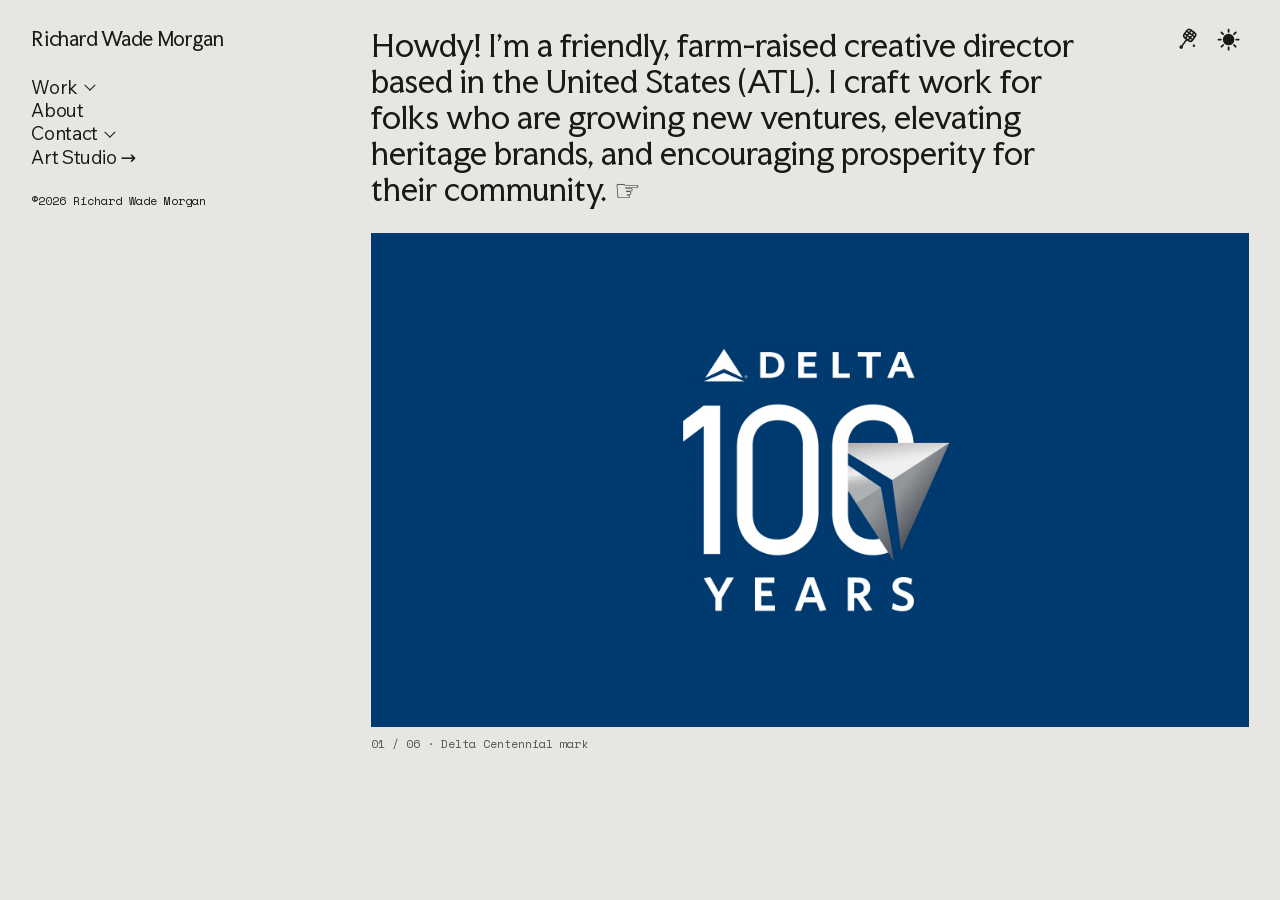
<file: index.html>
<!doctype html>
<html lang="en">
<head>
  <meta charset="utf-8">
  <meta name="viewport" content="width=device-width, initial-scale=1, viewport-fit=cover">
  <title>Richard Wade Morgan | Creative Director in Atlanta</title>
  <meta name="description" content="Howdy! I’m a friendly, farm-raised creative director based in the United States (ATL). I craft work for folks who are growing new ventures, elevating heritage brands, and encouraging prosperity for their community.">
  <meta name="color-scheme" content="light">
  <meta name="theme-color" content="#e7e6e0">

  <meta property="og:type" content="website">
  <meta property="og:site_name" content="Richard Wade Morgan">
  <meta property="og:title" content="Atlanta-based Creative Director">
  <meta property="og:description" content="Howdy! I’m a friendly, farm-raised creative director based in the United States (ATL). I craft work for folks who are growing new ventures, elevating heritage brands, and encouraging prosperity for their community.">
  <meta property="og:image" content="https://richardwademorgan.com/assets/img/og-portrait.jpg">
  <meta property="og:image:width" content="1200">
  <meta property="og:image:height" content="630">
  <meta property="og:image:alt" content="Richard as a child in an Atlanta Braves cap, smiling, with a peanut, a dog, a peach, and an alligator emoji around his face.">
  <meta name="twitter:card" content="summary_large_image">
  <meta name="twitter:image" content="https://richardwademorgan.com/assets/img/og-portrait.jpg">
  <meta name="twitter:title" content="Atlanta-based Creative Director">
  <meta name="twitter:description" content="Howdy! I’m a friendly, farm-raised creative director based in the United States (ATL). I craft work for folks who are growing new ventures, elevating heritage brands, and encouraging prosperity for their community.">

  <link rel="canonical" href="https://richardwademorgan.com/">
  <link rel="icon" type="image/svg+xml" href="assets/favicon.svg">
  <link rel="icon" type="image/png" sizes="32x32" href="assets/favicon-32.png">
  <link rel="apple-touch-icon" href="assets/apple-touch-icon.png">
  <link rel="preload" href="assets/fonts/wix-madefor-text-latin.woff2" as="font" type="font/woff2" crossorigin>
  <link rel="preload" href="assets/fonts/faculty-glyphic-latin.woff2" as="font" type="font/woff2" crossorigin>
  <link rel="preload" href="assets/fonts/space-mono-latin.woff2" as="font" type="font/woff2" crossorigin>

  <script src="js/theme-init.js"></script>
  <link rel="stylesheet" href="css/fonts.css">
  <link rel="stylesheet" href="css/tokens.css">
  <link rel="stylesheet" href="css/base.css">
  <link rel="stylesheet" href="css/layout.css">
  <link rel="stylesheet" href="css/components.css">
  <link rel="stylesheet" href="css/motion.css">
  <script type="module" src="js/main.js"></script>

  <script type="application/ld+json">
  {
    "@context": "https://schema.org",
    "@type": "Person",
    "name": "Richard Wade Morgan",
    "jobTitle": "Creative Director",
    "description": "Howdy! I’m a friendly, farm-raised creative director based in the United States (ATL). I craft work for folks who are growing new ventures, elevating heritage brands, and encouraging prosperity for their community.",
    "url": "https://richardwademorgan.com",
    "sameAs": [
      "https://www.linkedin.com/in/richard-wade-morgan/",
      "https://www.instagram.com/prismaticmenagerie/"
    ]
  }
  </script>
</head>
<body data-page="home">
  <a class="skip-link" href="#main">Skip to content</a>

  <div class="shell">
    <div class="sidebar">
      <header class="masthead">
        <a class="brand" href="index.html" aria-label="Richard Wade Morgan, home">Richard Wade Morgan</a>
        <div class="tools" role="group" aria-label="Page controls">
          <button type="button" class="tool-btn swat" data-swat aria-label="Swat gnats" title="Swat gnats">
            <svg class="swat__icon swat__icon--swatter" viewBox="0 0 24 24" aria-hidden="true" focusable="false">
              <g class="swat__swatter">
                <rect x="6.8" y="1.4" width="10.4" height="10.2" rx="2.6"/>
                <path d="M6.8 4.8h10.4M6.8 8.2h10.4M10.27 1.4v10.2M13.73 1.4v10.2"/>
                <path d="M12 11.6v8.4"/>
                <circle cx="12" cy="21.5" r="1.05"/>
              </g>
              <circle class="swat__gnat" cx="19.6" cy="18.4" r="1.25"/>
            </svg>
            <svg class="swat__icon swat__icon--bulb" viewBox="0 0 24 24" aria-hidden="true" focusable="false">
              <path class="bulb__rays" d="M12 0.4v1.4M5.2 3.2l1 1M18.8 3.2l-1 1M1.6 9.4h1.4M21 9.4h1.4"/>
              <path class="bulb__glass" d="M8.8 17.2C8.8 15.6 8.2 14.6 7.1 13.4A6.2 6.2 0 1 1 16.9 13.4C15.8 14.6 15.2 15.6 15.2 17.2Z"/>
              <path d="M10.4 12.6L12 14.2l1.6-1.6M12 14.2v3M9.4 19.8h5.2M10.6 22.2h2.8"/>
            </svg>
          </button>
          <button type="button" class="tool-btn theme-toggle" data-theme-toggle aria-pressed="false" aria-label="Dark mode" title="Dark mode">
            <svg class="theme-toggle__icon" viewBox="0 0 24 24" aria-hidden="true" focusable="false">
              <defs><mask id="tt-mask"><rect width="24" height="24" fill="#fff"/><circle class="theme-toggle__cut" cx="16.5" cy="7.5" r="8" fill="#000"/></mask></defs>
              <g mask="url(#tt-mask)"><circle class="theme-toggle__disc" cx="12" cy="12" r="8.5"/></g>
              <path class="theme-toggle__rays" d="M12 1.6v2.4M12 20v2.4M1.6 12H4M20 12h2.4M4.65 4.65l1.7 1.7M17.65 17.65l1.7 1.7M4.65 19.35l1.7-1.7M17.65 6.35l1.7-1.7"/>
            </svg>
          </button>
        </div>
        <button class="menu-toggle" type="button" aria-expanded="false" aria-controls="drawer" aria-label="Menu">
          <span class="menu-toggle__dots" aria-hidden="true"><i></i><i></i><i></i></span>
          <span class="menu-toggle__x" aria-hidden="true"></span>
        </button>
      </header>

      <div class="drawer" id="drawer">
        <nav class="nav" aria-label="Primary">
          <ul class="nav__list">
            <li class="nav__group" data-accordion data-accordion-remember="work">
              <button type="button" class="nav__link nav__toggle acc__toggle" data-accordion-toggle aria-expanded="false" aria-controls="work-menu">Work <span class="acc__chevron" aria-hidden="true"></span></button>
              <div class="acc__panel" id="work-menu">
                <ul class="nav__projects">
                  <li><a class="nav__link" href="project.html?p=google-search" data-slug="google-search">Google Search</a></li>
                  <li><a class="nav__link" href="project.html?p=delta-centennial" data-slug="delta-centennial">Delta Air Lines Centennial</a></li>
                  <li><a class="nav__link" href="project.html?p=delta-pride" data-slug="delta-pride">Delta Pride 2024</a></li>
                  <li><a class="nav__link" href="project.html?p=stord" data-slug="stord">Stord</a></li>
                  <li><a class="nav__link" href="project.html?p=outsports" data-slug="outsports">Outsports</a></li>
                  <li><a class="nav__link" href="project.html?p=design-archive" data-slug="design-archive">Design Archive</a></li>
                </ul>
              </div>
            </li>
            <li><a class="nav__link" href="about.html">About</a></li>
            <li class="nav__group" data-accordion>
              <button type="button" class="nav__link nav__toggle acc__toggle" data-accordion-toggle aria-expanded="false" aria-controls="contact-menu">Contact <span class="acc__chevron" aria-hidden="true"></span></button>
              <div class="acc__panel" id="contact-menu">
                <ul class="nav__projects nav__contact">
                  <li><a class="nav__link" href="https://www.linkedin.com/in/richard-wade-morgan/" target="_blank" rel="noopener noreferrer">LinkedIn <span class="nav__arrow" aria-hidden="true">→</span><span class="visually-hidden">(opens in a new tab)</span></a><button type="button" class="copy-btn" data-copy="https://www.linkedin.com/in/richard-wade-morgan/" data-copy-label="LinkedIn link" aria-label="Copy LinkedIn link" title="Copy LinkedIn link"><svg class="copy-btn__copy" viewBox="0 0 24 24" aria-hidden="true" focusable="false"><rect x="8.5" y="8.5" width="11" height="11" rx="2"/><path d="M15.5 8.5V6.5a2 2 0 0 0-2-2h-7a2 2 0 0 0-2 2v7a2 2 0 0 0 2 2h2"/></svg><svg class="copy-btn__check" viewBox="0 0 24 24" aria-hidden="true" focusable="false"><path d="M5 12.5l4.5 4.5L19 7.5"/></svg></button></li>
                  <li><a class="nav__link" href="mailto:wadewadedonttellme@gmail.com">Email</a><button type="button" class="copy-btn" data-copy="wadewadedonttellme@gmail.com" data-copy-label="email address" aria-label="Copy email address" title="Copy email address"><svg class="copy-btn__copy" viewBox="0 0 24 24" aria-hidden="true" focusable="false"><rect x="8.5" y="8.5" width="11" height="11" rx="2"/><path d="M15.5 8.5V6.5a2 2 0 0 0-2-2h-7a2 2 0 0 0-2 2v7a2 2 0 0 0 2 2h2"/></svg><svg class="copy-btn__check" viewBox="0 0 24 24" aria-hidden="true" focusable="false"><path d="M5 12.5l4.5 4.5L19 7.5"/></svg></button></li>
                </ul>
              </div>
            </li>
            <li><a class="nav__link" href="https://www.instagram.com/prismaticmenagerie/" target="_blank" rel="noopener noreferrer">Art Studio <span class="nav__arrow" aria-hidden="true">→</span><span class="visually-hidden">(opens in a new tab)</span></a></li>
          </ul>
        </nav>

        <footer class="colophon">
          <p>©<span data-year>2026</span> Richard Wade Morgan</p>
        </footer>
      </div>
    </div>

    <main id="main" class="content" tabindex="-1">
      <h1 class="intro" data-reveal>Howdy! I’m a friendly, farm-raised creative director based in the United States (ATL). I craft work for folks who are growing new ventures, elevating heritage brands, and encouraging prosperity for their community. <a class="hand" href="project.html?p=google-search" aria-label="See the first project: Google Search"><span aria-hidden="true">&#x261E;&#xFE0E;</span></a></h1>

      <section class="slider" id="slider" aria-roledescription="carousel" aria-label="Selected work">
        <div class="slider__viewport" aria-live="off">
          <!-- Rendered fully by js/slider.js from js/data.js. This first slide is the no-JavaScript fallback. -->
          <figure class="slider__slide is-active">
            <img src="assets/img/slides/delta-centennial-logo.webp" width="2200" height="1238" fetchpriority="high"
                 alt="The Delta 100 Years Centennial logo in white on a navy field.">
          </figure>
        </div>
        <div class="slider__meta">
          <p data-slider-status></p>
        </div>
      </section>
    </main>
  </div>

</body>
</html>
</file>
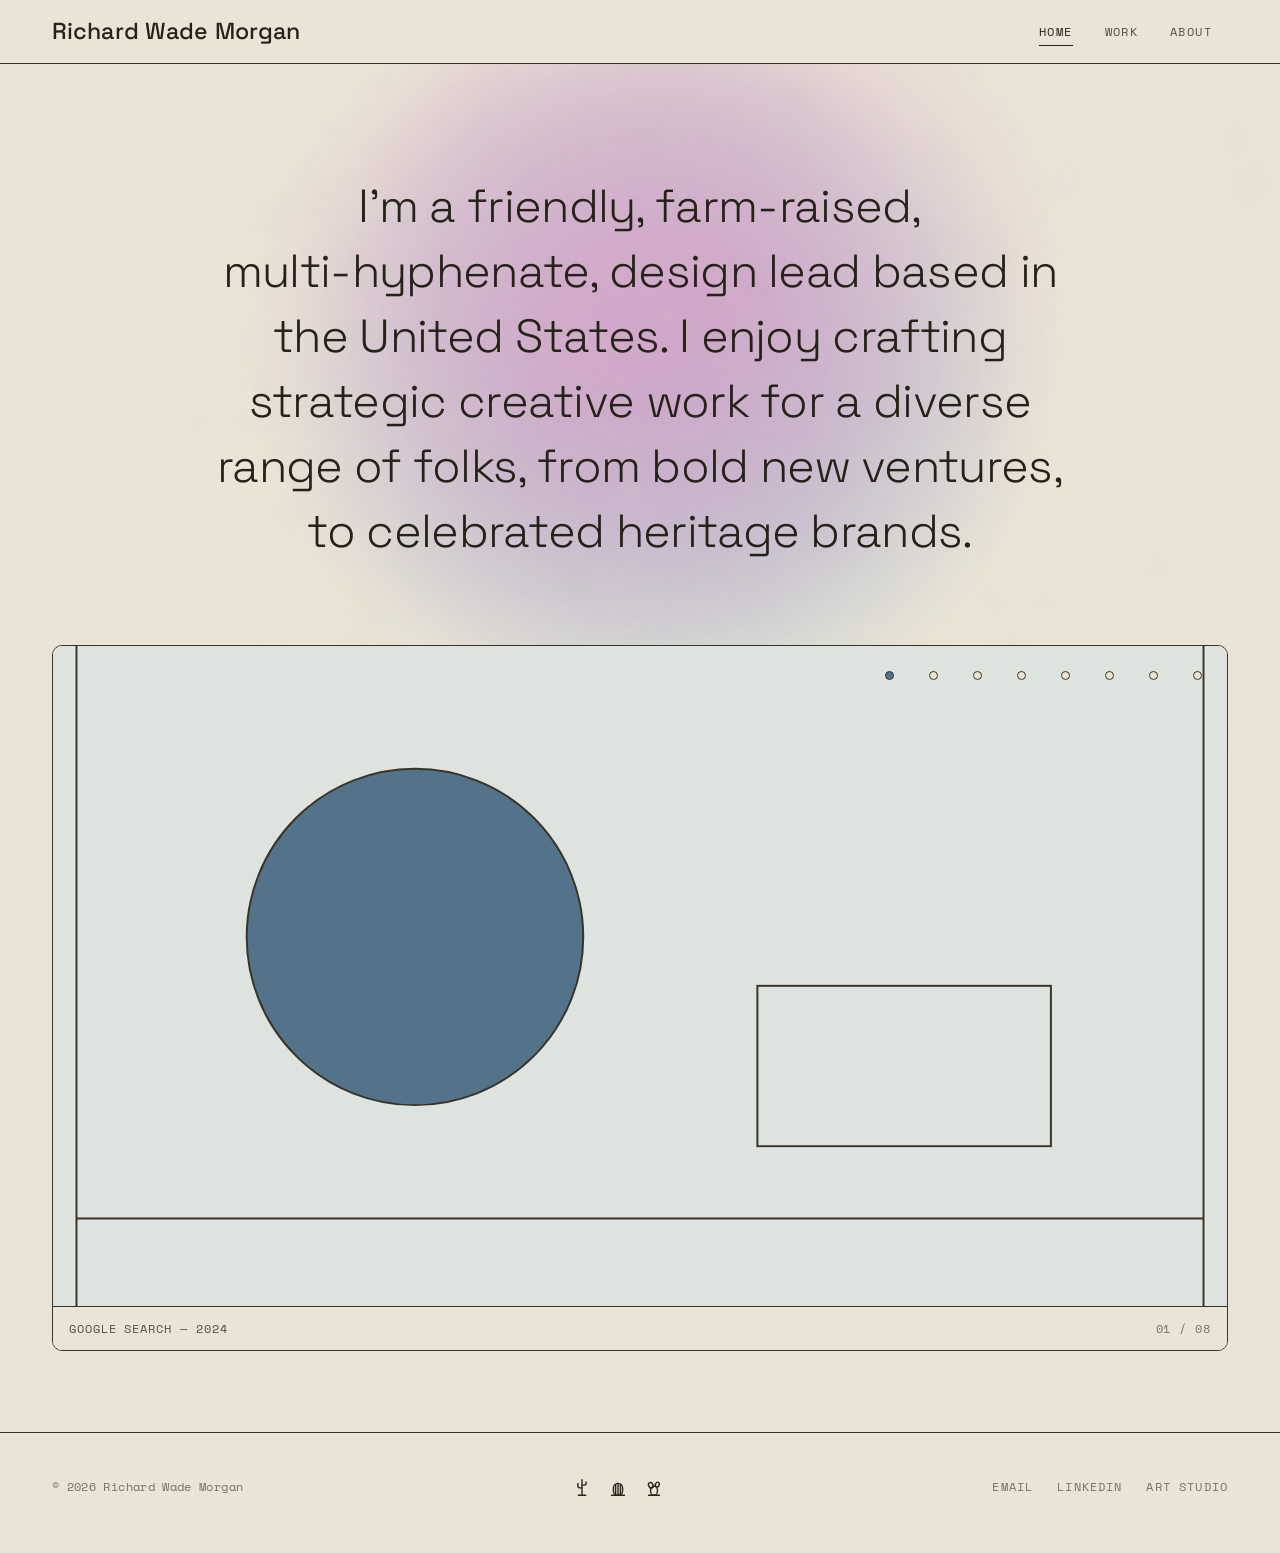
<file: Richard Wade Morgan/index.html>
<!DOCTYPE html>
<html lang="en" class="no-js">
<head>
  <meta charset="UTF-8">
  <meta name="viewport" content="width=device-width, initial-scale=1.0">
  <title>Richard Wade Morgan — Design Lead</title>
  <meta name="description" content="Richard Wade Morgan is a friendly, farm-raised, multi-hyphenate design lead crafting strategic creative work for bold new ventures and celebrated heritage brands.">
  <meta property="og:title" content="Richard Wade Morgan — Design Lead">
  <meta property="og:description" content="Strategic creative work for bold new ventures and celebrated heritage brands.">
  <meta property="og:type" content="website">

  <link rel="preconnect" href="https://fonts.googleapis.com">
  <link rel="preconnect" href="https://fonts.gstatic.com" crossorigin>
  <link href="https://fonts.googleapis.com/css2?family=Space+Grotesk:wght@300..500&family=Inter:wght@300;400;500&family=Space+Mono&display=swap" rel="stylesheet">
  <link rel="stylesheet" href="css/styles.css">

  <!-- Deploy safety net: if css/styles.css can't be found (usually because
       the css/js/assets folders weren't uploaded with the .html files),
       show a plain-English explanation instead of a broken-looking page. -->
  <script>
    window.addEventListener("load", function () {
      var css = getComputedStyle(document.documentElement).getPropertyValue("--bg");
      if (css && css.trim()) return; // stylesheet loaded — all good
      var note = document.createElement("div");
      note.style.cssText = "padding:16px 20px;margin:0 0 20px;background:#fdecec;border:2px solid #b3261e;color:#5c1a15;font-family:monospace;font-size:14px;line-height:1.6";
      note.textContent = "This page can't find its styling (css/styles.css). When uploading the site, include the ENTIRE folder — the css, js, and assets folders too — not just the .html files.";
      document.body.insertBefore(note, document.body.firstChild);
    });
  </script>
</head>
<body>
  <a class="skip-link" href="#main">Skip to content</a>

  <!-- Cursor-following gradient cloud, behind everything -->
  <canvas id="cloudCanvas" class="cloud-canvas" aria-hidden="true"></canvas>

  <header class="site-header">
    <div class="wrap">
      <a class="brand" href="index.html" aria-label="Richard Wade Morgan — home">Richard Wade Morgan</a>
      <nav class="site-nav" aria-label="Primary">
        <a class="nav-link" href="index.html" aria-current="page">Home</a>
        <a class="nav-link" href="work.html">Work</a>
        <a class="nav-link" href="about.html">About</a>
      </nav>
    </div>
  </header>

  <main id="main">
    <!-- H1 bio -->
    <section class="hero wrap fade-in">
      <h1>
        I&rsquo;m a friendly, farm&#8209;raised, multi&#8209;hyphenate, design lead based
        in the United States. I enjoy crafting strategic creative work for a diverse
        range of folks, from bold new ventures, to celebrated heritage brands.
      </h1>
    </section>

    <!-- Auto-rotating carousel of featured + unfeatured work -->
    <section class="wrap fade-in" aria-label="Selected and miscellaneous work">
      <div id="featureBox" class="feature-box">
        <div class="feature-stage"></div>
        <div class="slider-dots" role="group" aria-label="Slide controls"></div>
        <div class="feature-caption">
          <span class="name"></span>
          <span class="counter"></span>
        </div>
      </div>
      <noscript><p class="caption">Enable JavaScript to view the rotating work carousel — or head to the Work page.</p></noscript>
    </section>
  </main>

  <footer class="site-footer">
    <div class="wrap">
      <span class="caption">© <span id="footerYear">2026</span> Richard Wade Morgan</span>
      <div class="footer-cacti" aria-hidden="true">
        <svg viewBox="0 0 24 24" fill="none" stroke="currentColor" stroke-width="1.5" stroke-linecap="round" stroke-linejoin="round" focusable="false">
          <path d="M12 21V4"/>
          <path d="M12 13h-2.5a2 2 0 0 1-2-2V8"/>
          <path d="M12 10h2.5a2 2 0 0 0 2-2V6.5"/>
          <path d="M8 21h8"/>
        </svg>
        <svg viewBox="0 0 24 24" fill="none" stroke="currentColor" stroke-width="1.5" stroke-linecap="round" stroke-linejoin="round" focusable="false">
          <rect x="7" y="8" width="10" height="13" rx="5"/>
          <path d="M12 8.4V21"/>
          <path d="M9.4 9.4v10.4"/>
          <path d="M14.6 9.4v10.4"/>
          <path d="M5 21h14"/>
        </svg>
        <svg viewBox="0 0 24 24" fill="none" stroke="currentColor" stroke-width="1.5" stroke-linecap="round" stroke-linejoin="round" focusable="false">
          <ellipse cx="12" cy="16" rx="3.8" ry="5"/>
          <ellipse cx="8.6" cy="10.2" rx="2.4" ry="3.2" transform="rotate(-28 8.6 10.2)"/>
          <ellipse cx="15.6" cy="9.4" rx="2" ry="2.8" transform="rotate(24 15.6 9.4)"/>
          <path d="M6 21h12"/>
        </svg>
      </div>
      <div class="footer-links">
        <a href="mailto:wadewadedonttellme@gmail.com">Email</a>
        <a href="https://www.linkedin.com/" target="_blank" rel="noopener noreferrer">LinkedIn</a>
        <a href="https://example.com/" target="_blank" rel="noopener noreferrer">Art Studio</a>
      </div>
    </div>
  </footer>

  <script src="js/projects.js"></script>
  <script src="js/main.js"></script>
</body>
</html>
</file>
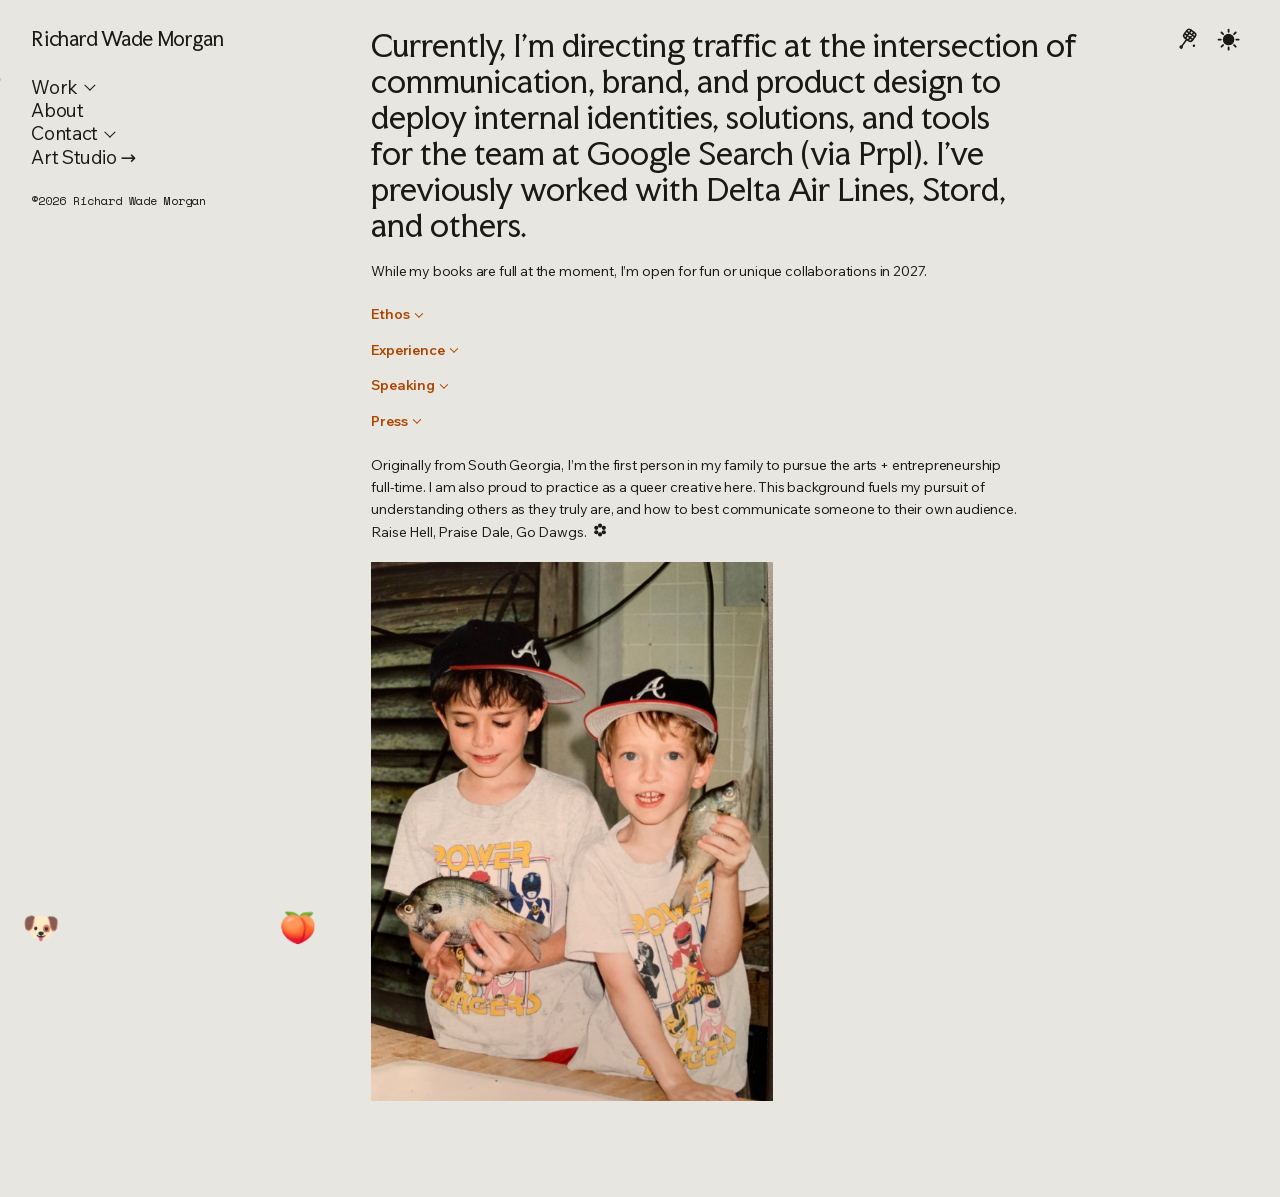
<file: about.html>
<!doctype html>
<html lang="en">
<head>
  <meta charset="utf-8">
  <meta name="viewport" content="width=device-width, initial-scale=1, viewport-fit=cover">
  <title>About Richard Wade Morgan | Creative Director</title>
  <meta name="description" content="About Richard Wade Morgan, an Atlanta creative director with experience at Google Search, Delta Air Lines, Stord, and Morrison, plus speaking and press.">
  <meta name="color-scheme" content="light">
  <meta name="theme-color" content="#e7e6e0">

  <meta property="og:type" content="profile">
  <meta property="og:site_name" content="Richard Wade Morgan">
  <meta property="og:title" content="About Richard Wade Morgan | Creative Director">
  <meta property="og:description" content="About Richard Wade Morgan, an Atlanta creative director with experience at Google Search, Delta Air Lines, Stord, and Morrison.">
  <meta property="og:image" content="https://richardwademorgan.com/assets/img/og-portrait.jpg">
  <meta property="og:image:width" content="1200">
  <meta property="og:image:height" content="630">
  <meta property="og:image:alt" content="Richard as a child in an Atlanta Braves cap, smiling, with a peanut, a dog, a peach, and an alligator emoji around his face.">
  <meta name="twitter:card" content="summary_large_image">
  <meta name="twitter:image" content="https://richardwademorgan.com/assets/img/og-portrait.jpg">
  <meta name="twitter:title" content="About Richard Wade Morgan | Creative Director">
  <meta name="twitter:description" content="About Richard Wade Morgan, an Atlanta creative director with experience at Google Search, Delta Air Lines, Stord, and Morrison.">

  <link rel="canonical" href="https://richardwademorgan.com/about.html">
  <link rel="icon" type="image/svg+xml" href="assets/favicon.svg">
  <link rel="icon" type="image/png" sizes="32x32" href="assets/favicon-32.png">
  <link rel="apple-touch-icon" href="assets/apple-touch-icon.png">
  <link rel="preload" href="assets/fonts/wix-madefor-text-latin.woff2" as="font" type="font/woff2" crossorigin>
  <link rel="preload" href="assets/fonts/faculty-glyphic-latin.woff2" as="font" type="font/woff2" crossorigin>
  <link rel="preload" href="assets/fonts/space-mono-latin.woff2" as="font" type="font/woff2" crossorigin>

  <script src="js/theme-init.js"></script>
  <link rel="stylesheet" href="css/fonts.css">
  <link rel="stylesheet" href="css/tokens.css">
  <link rel="stylesheet" href="css/base.css">
  <link rel="stylesheet" href="css/layout.css">
  <link rel="stylesheet" href="css/components.css">
  <link rel="stylesheet" href="css/motion.css">
  <script type="module" src="js/main.js"></script>
</head>
<body data-page="about">
  <a class="skip-link" href="#main">Skip to content</a>

  <div class="shell">
    <div class="sidebar">
      <header class="masthead">
        <a class="brand" href="index.html" aria-label="Richard Wade Morgan, home">Richard Wade Morgan</a>
        <div class="tools" role="group" aria-label="Page controls">
          <button type="button" class="tool-btn swat" data-swat aria-label="Swat gnats" title="Swat gnats">
            <svg class="swat__icon swat__icon--swatter" viewBox="0 0 24 24" aria-hidden="true" focusable="false">
              <g class="swat__swatter">
                <rect x="6.8" y="1.4" width="10.4" height="10.2" rx="2.6"/>
                <path d="M6.8 4.8h10.4M6.8 8.2h10.4M10.27 1.4v10.2M13.73 1.4v10.2"/>
                <path d="M12 11.6v8.4"/>
                <circle cx="12" cy="21.5" r="1.05"/>
              </g>
              <circle class="swat__gnat" cx="19.6" cy="18.4" r="1.25"/>
            </svg>
            <svg class="swat__icon swat__icon--bulb" viewBox="0 0 24 24" aria-hidden="true" focusable="false">
              <path class="bulb__rays" d="M12 0.4v1.4M5.2 3.2l1 1M18.8 3.2l-1 1M1.6 9.4h1.4M21 9.4h1.4"/>
              <path class="bulb__glass" d="M8.8 17.2C8.8 15.6 8.2 14.6 7.1 13.4A6.2 6.2 0 1 1 16.9 13.4C15.8 14.6 15.2 15.6 15.2 17.2Z"/>
              <path d="M10.4 12.6L12 14.2l1.6-1.6M12 14.2v3M9.4 19.8h5.2M10.6 22.2h2.8"/>
            </svg>
          </button>
          <button type="button" class="tool-btn theme-toggle" data-theme-toggle aria-pressed="false" aria-label="Dark mode" title="Dark mode">
            <svg class="theme-toggle__icon" viewBox="0 0 24 24" aria-hidden="true" focusable="false">
              <defs><mask id="tt-mask"><rect width="24" height="24" fill="#fff"/><circle class="theme-toggle__cut" cx="16.5" cy="7.5" r="8" fill="#000"/></mask></defs>
              <g mask="url(#tt-mask)"><circle class="theme-toggle__disc" cx="12" cy="12" r="8.5"/></g>
              <path class="theme-toggle__rays" d="M12 1.6v2.4M12 20v2.4M1.6 12H4M20 12h2.4M4.65 4.65l1.7 1.7M17.65 17.65l1.7 1.7M4.65 19.35l1.7-1.7M17.65 6.35l1.7-1.7"/>
            </svg>
          </button>
        </div>
        <button class="menu-toggle" type="button" aria-expanded="false" aria-controls="drawer" aria-label="Menu">
          <span class="menu-toggle__dots" aria-hidden="true"><i></i><i></i><i></i></span>
          <span class="menu-toggle__x" aria-hidden="true"></span>
        </button>
      </header>

      <div class="drawer" id="drawer">
        <nav class="nav" aria-label="Primary">
          <ul class="nav__list">
            <li class="nav__group" data-accordion data-accordion-remember="work">
              <button type="button" class="nav__link nav__toggle acc__toggle" data-accordion-toggle aria-expanded="false" aria-controls="work-menu">Work <span class="acc__chevron" aria-hidden="true"></span></button>
              <div class="acc__panel" id="work-menu">
                <ul class="nav__projects">
                  <li><a class="nav__link" href="project.html?p=google-search" data-slug="google-search">Google Search</a></li>
                  <li><a class="nav__link" href="project.html?p=delta-centennial" data-slug="delta-centennial">Delta Air Lines Centennial</a></li>
                  <li><a class="nav__link" href="project.html?p=delta-pride" data-slug="delta-pride">Delta Pride 2024</a></li>
                  <li><a class="nav__link" href="project.html?p=stord" data-slug="stord">Stord</a></li>
                  <li><a class="nav__link" href="project.html?p=outsports" data-slug="outsports">Outsports</a></li>
                  <li><a class="nav__link" href="project.html?p=design-archive" data-slug="design-archive">Design Archive</a></li>
                </ul>
              </div>
            </li>
            <li><a class="nav__link" href="about.html">About</a></li>
            <li class="nav__group" data-accordion>
              <button type="button" class="nav__link nav__toggle acc__toggle" data-accordion-toggle aria-expanded="false" aria-controls="contact-menu">Contact <span class="acc__chevron" aria-hidden="true"></span></button>
              <div class="acc__panel" id="contact-menu">
                <ul class="nav__projects nav__contact">
                  <li><a class="nav__link" href="https://www.linkedin.com/in/richard-wade-morgan/" target="_blank" rel="noopener noreferrer">LinkedIn <span class="nav__arrow" aria-hidden="true">→</span><span class="visually-hidden">(opens in a new tab)</span></a><button type="button" class="copy-btn" data-copy="https://www.linkedin.com/in/richard-wade-morgan/" data-copy-label="LinkedIn link" aria-label="Copy LinkedIn link" title="Copy LinkedIn link"><svg class="copy-btn__copy" viewBox="0 0 24 24" aria-hidden="true" focusable="false"><rect x="8.5" y="8.5" width="11" height="11" rx="2"/><path d="M15.5 8.5V6.5a2 2 0 0 0-2-2h-7a2 2 0 0 0-2 2v7a2 2 0 0 0 2 2h2"/></svg><svg class="copy-btn__check" viewBox="0 0 24 24" aria-hidden="true" focusable="false"><path d="M5 12.5l4.5 4.5L19 7.5"/></svg></button></li>
                  <li><a class="nav__link" href="mailto:wadewadedonttellme@gmail.com">Email</a><button type="button" class="copy-btn" data-copy="wadewadedonttellme@gmail.com" data-copy-label="email address" aria-label="Copy email address" title="Copy email address"><svg class="copy-btn__copy" viewBox="0 0 24 24" aria-hidden="true" focusable="false"><rect x="8.5" y="8.5" width="11" height="11" rx="2"/><path d="M15.5 8.5V6.5a2 2 0 0 0-2-2h-7a2 2 0 0 0-2 2v7a2 2 0 0 0 2 2h2"/></svg><svg class="copy-btn__check" viewBox="0 0 24 24" aria-hidden="true" focusable="false"><path d="M5 12.5l4.5 4.5L19 7.5"/></svg></button></li>
                </ul>
              </div>
            </li>
            <li><a class="nav__link" href="https://www.instagram.com/prismaticmenagerie/" target="_blank" rel="noopener noreferrer">Art Studio <span class="nav__arrow" aria-hidden="true">→</span><span class="visually-hidden">(opens in a new tab)</span></a></li>
          </ul>
        </nav>

        <footer class="colophon">
          <p>©<span data-year>2026</span> Richard Wade Morgan</p>
        </footer>
      </div>
    </div>

    <main id="main" class="content" tabindex="-1">
      <h1 class="intro" data-reveal>Currently, I’m directing traffic at the intersection of communication, brand, and product design to deploy internal identities, solutions, and tools for the team at Google Search (via Prpl). I’ve previously worked with Delta Air Lines, Stord, and others.</h1>

      <div class="prose flow">
        <p data-reveal>While my books are full at the moment, I’m open for fun or unique collaborations in 2027.</p>

        <div class="acc-group">
        <section class="list-block acc" data-accordion data-reveal>
          <h2><button type="button" class="acc__toggle" data-accordion-toggle aria-expanded="false" aria-controls="about-believe">Ethos <span class="acc__chevron" aria-hidden="true"></span></button></h2>
          <div class="acc__panel" id="about-believe">
            <div>
              <ul class="plain-list plain-list--bulleted">
                <li>Elevate authentic voice</li>
                <li>Make and move with intention</li>
                <li>Decisions must be informed by data and strategy</li>
                <li>Everything should be useful in some way</li>
                <li>Everything can be beautiful</li>
                <li>And the <a class="inline-link" href="https://store.corita.org/collections/posters/products/ten-rules-poster" target="_blank" rel="noopener noreferrer">Immaculate Heart College Art Department Rules by Sister Corita Kent <span class="nav__arrow" aria-hidden="true">→</span><span class="visually-hidden">(opens in a new tab)</span></a></li>
              </ul>
            </div>
          </div>
        </section>

        <section class="list-block acc" data-accordion data-reveal>
          <h2><button type="button" class="acc__toggle" data-accordion-toggle aria-expanded="false" aria-controls="about-experience">Experience <span class="acc__chevron" aria-hidden="true"></span></button></h2>
          <div class="acc__panel" id="about-experience">
            <div>
              <ul class="plain-list">
                <li>Google Search</li>
                <li>Delta Air Lines</li>
                <li>Stord</li>
                <li>Morrison</li>
                <li>AIGA</li>
                <li>Cox</li>
                <li>CNN</li>
              </ul>
            </div>
          </div>
        </section>

        <section class="list-block acc" data-accordion data-reveal>
          <h2><button type="button" class="acc__toggle" data-accordion-toggle aria-expanded="false" aria-controls="about-speaking">Speaking <span class="acc__chevron" aria-hidden="true"></span></button></h2>
          <div class="acc__panel" id="about-speaking">
            <div>
              <ul class="plain-list">
            <li>Kennesaw State University</li>
            <li>College of Saint Benedict/Saint John’s University</li>
            <li>City College of New York</li>
            <li>The Creative Circus</li>
            <li>Portfolio Center</li>
            <li>The University of Georgia</li>
            <li>Georgia State University</li>
            <li>Georgia Tech</li>
          </ul>
            </div>
          </div>
        </section>

        <section class="list-block acc" data-accordion data-reveal>
          <h2><button type="button" class="acc__toggle" data-accordion-toggle aria-expanded="false" aria-controls="about-press">Press <span class="acc__chevron" aria-hidden="true"></span></button></h2>
          <div class="acc__panel" id="about-press">
            <div>
              <ul class="plain-list">
            <li>UnderConsideration – Brand New</li>
            <li>The AJC</li>
            <li>The New York Times</li>
            <li>Outsports</li>
            <li>Fortune</li>
            <li>TechCrunch</li>
          </ul>
            </div>
          </div>
        </section>
        </div>

        <p data-reveal>Originally from South Georgia, I’m the first person in my family to pursue the arts + entrepreneurship full-time. I am also proud to practice as a queer creative here. This background fuels my pursuit of understanding others as they truly are, and how to best communicate someone to their own audience. Raise Hell, Praise Dale, Go Dawgs.
          <svg class="icon icon--flower" viewBox="0 0 24 24" aria-hidden="true" focusable="false"><circle cx="12" cy="5.5" r="3.1"/><circle cx="17.6" cy="8.7" r="3.1"/><circle cx="17.6" cy="15.3" r="3.1"/><circle cx="12" cy="18.5" r="3.1"/><circle cx="6.4" cy="15.3" r="3.1"/><circle cx="6.4" cy="8.7" r="3.1"/><circle class="icon__eye" cx="12" cy="12" r="2.2"/></svg>
        </p>

        <figure class="photo" data-reveal>
          <img src="assets/img/about-photo.jpg" width="1118" height="1500" loading="lazy"
               alt="A childhood photo of Richard and his brother in Atlanta Braves caps and Power Rangers T-shirts, each holding up a fish.">
        </figure>
      </div>
    </main>
  </div>
</body>
</html>
</file>
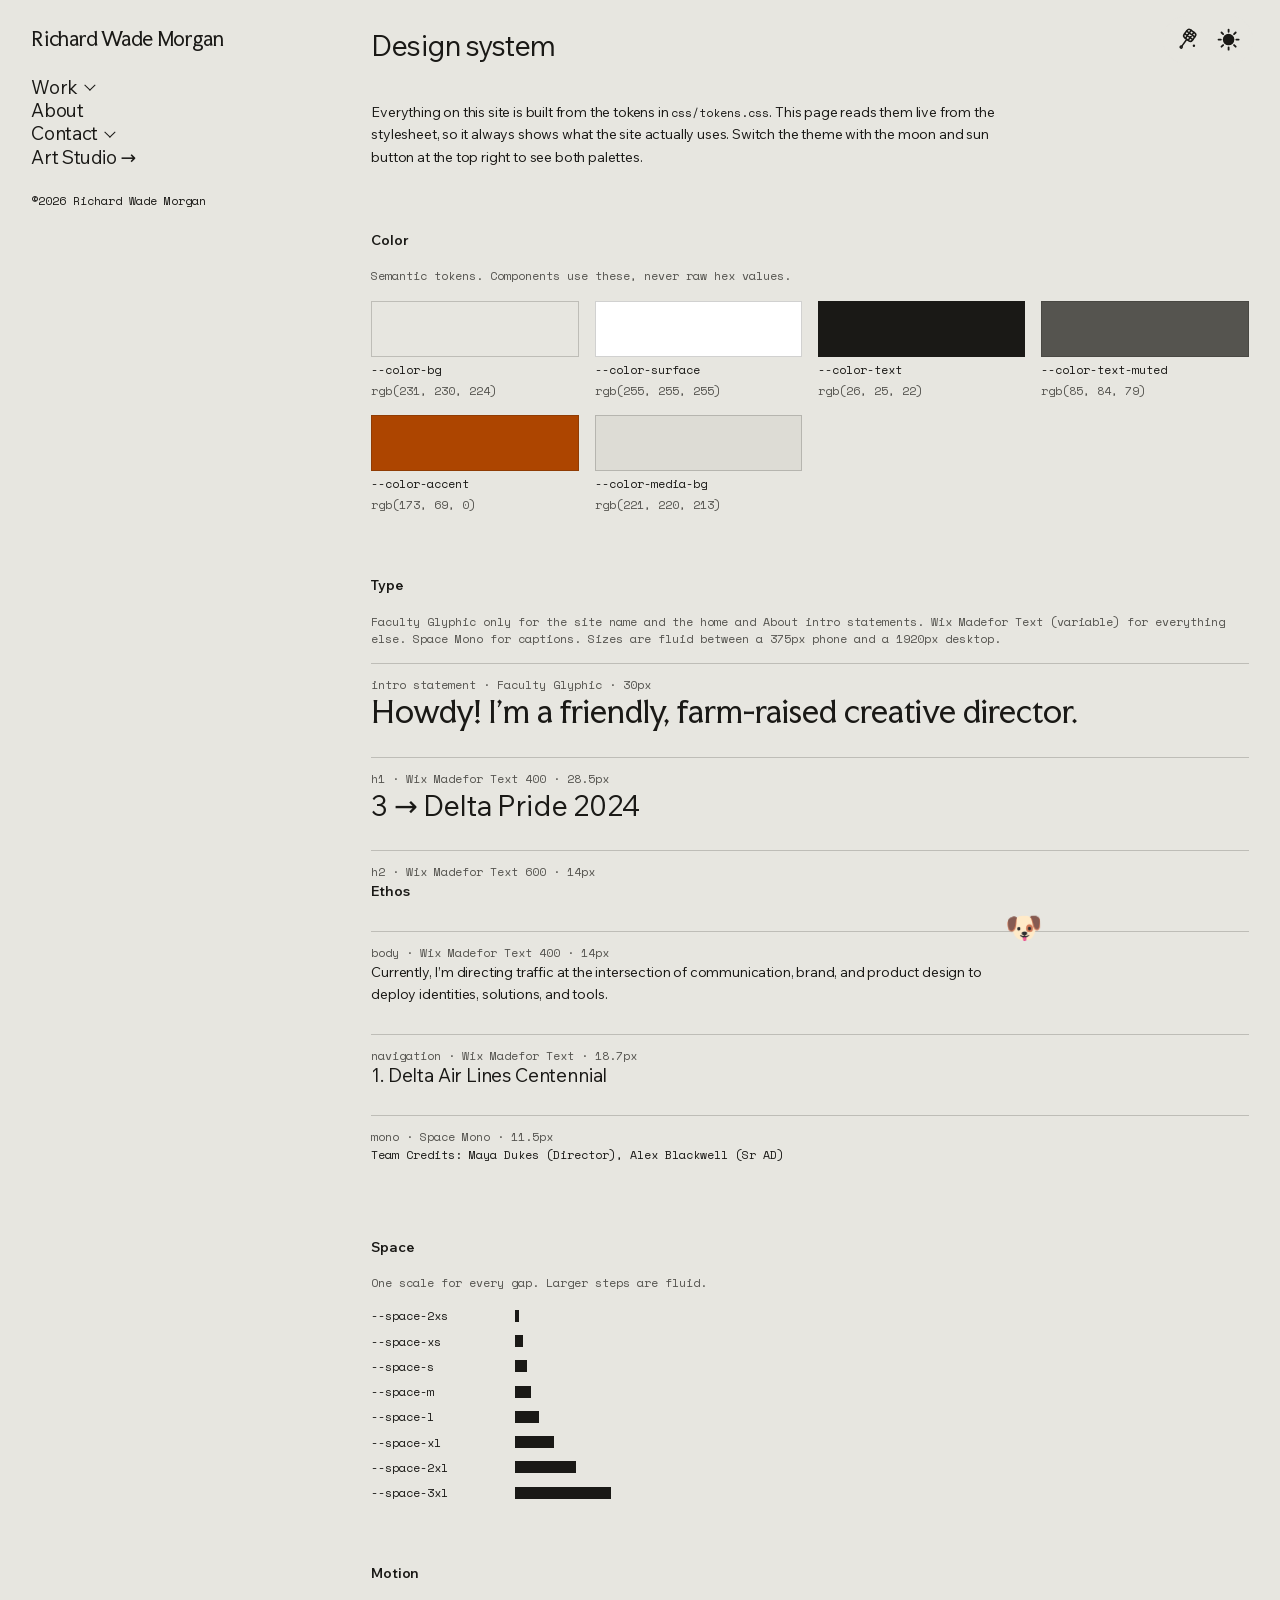
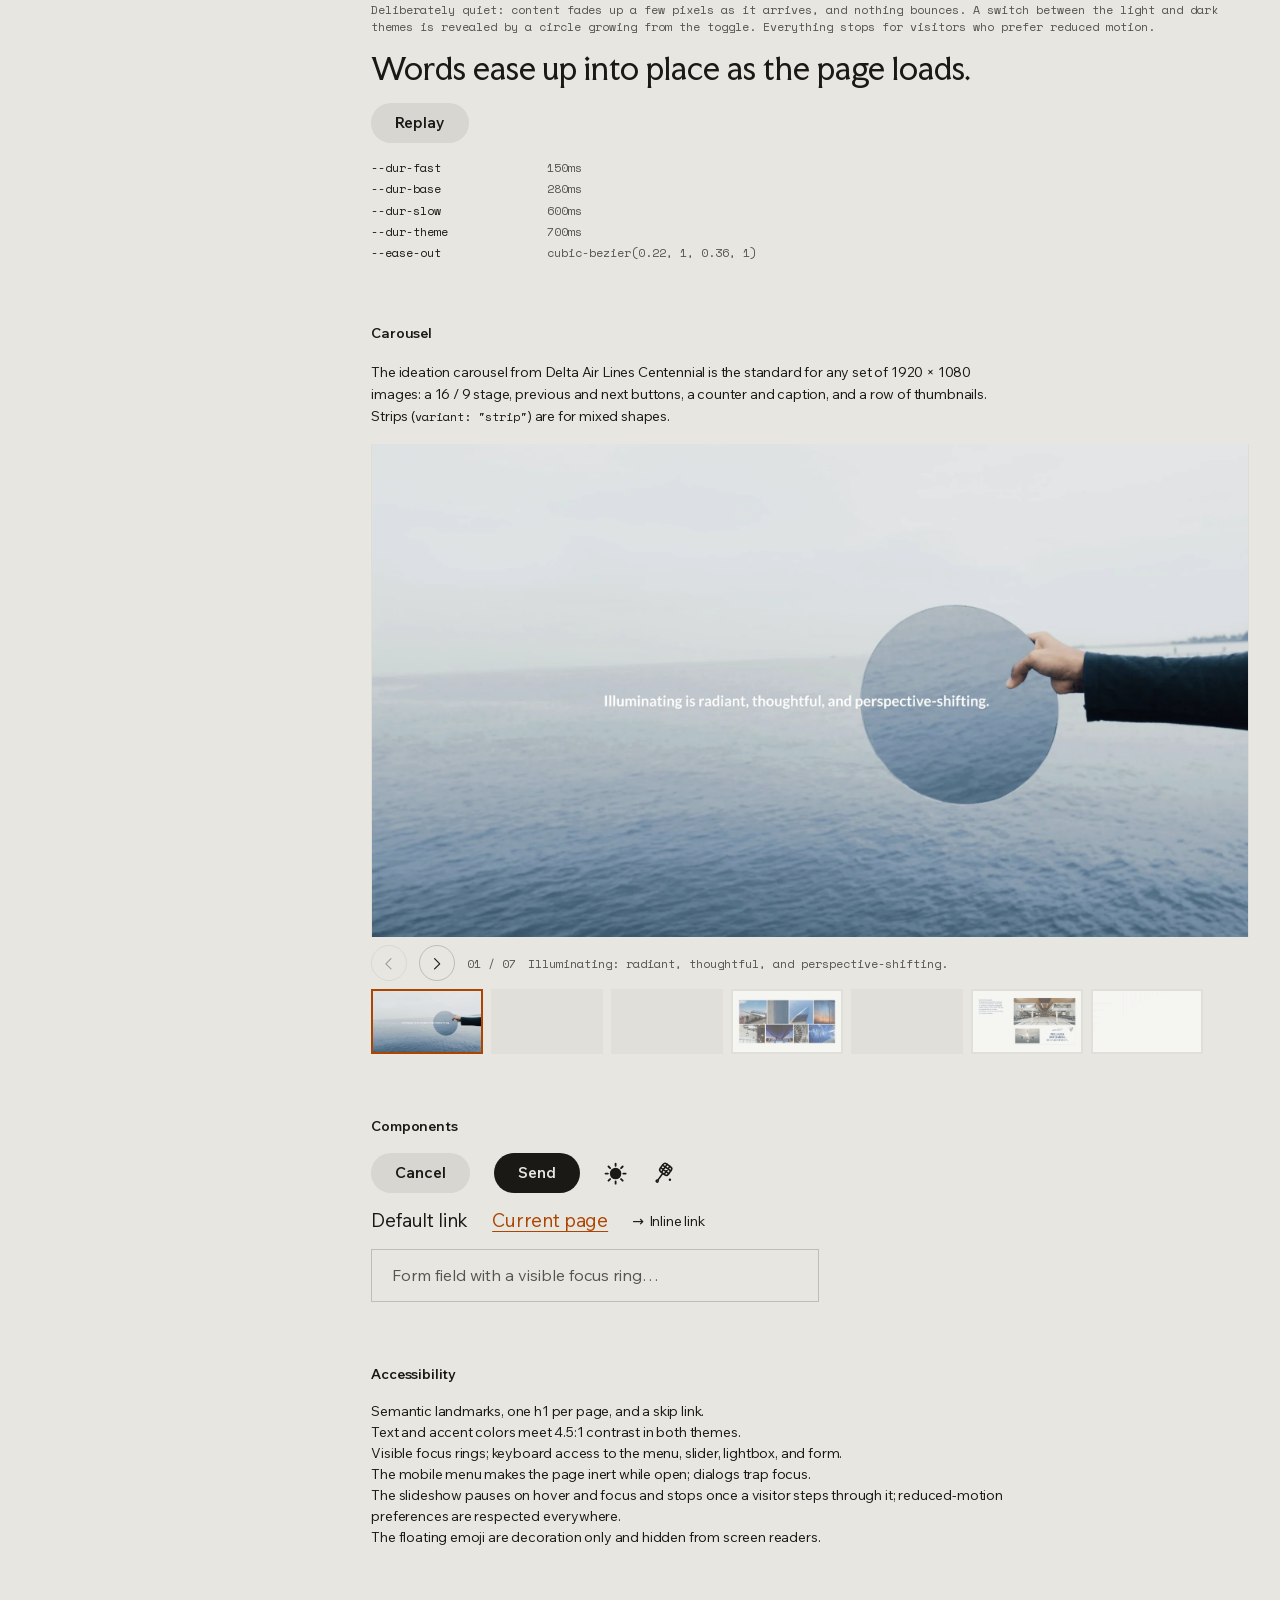
<file: design-system.html>
<!doctype html>
<html lang="en">
<head>
  <meta charset="utf-8">
  <meta name="viewport" content="width=device-width, initial-scale=1, viewport-fit=cover">
  <meta name="robots" content="noindex">
  <title>Design system | Richard Wade Morgan</title>
  <meta name="description" content="The tokens, type, and components behind richardwademorgan.com.">
  <meta name="color-scheme" content="light">
  <meta name="theme-color" content="#e7e6e0">

  <link rel="icon" type="image/svg+xml" href="assets/favicon.svg">
  <link rel="icon" type="image/png" sizes="32x32" href="assets/favicon-32.png">
  <link rel="apple-touch-icon" href="assets/apple-touch-icon.png">
  <link rel="preload" href="assets/fonts/wix-madefor-text-latin.woff2" as="font" type="font/woff2" crossorigin>
  <link rel="preload" href="assets/fonts/faculty-glyphic-latin.woff2" as="font" type="font/woff2" crossorigin>
  <link rel="preload" href="assets/fonts/space-mono-latin.woff2" as="font" type="font/woff2" crossorigin>

  <script src="js/theme-init.js"></script>
  <link rel="stylesheet" href="css/fonts.css">
  <link rel="stylesheet" href="css/tokens.css">
  <link rel="stylesheet" href="css/base.css">
  <link rel="stylesheet" href="css/layout.css">
  <link rel="stylesheet" href="css/components.css">
  <link rel="stylesheet" href="css/motion.css">
  <link rel="stylesheet" href="css/design-system.css">
  <script type="module" src="js/main.js"></script>
</head>
<body data-page="design-system">
  <a class="skip-link" href="#main">Skip to content</a>

  <div class="shell">
    <div class="sidebar">
      <header class="masthead">
        <a class="brand" href="index.html" aria-label="Richard Wade Morgan, home">Richard Wade Morgan</a>
        <div class="tools" role="group" aria-label="Page controls">
          <button type="button" class="tool-btn swat" data-swat aria-label="Swat gnats" title="Swat gnats">
            <svg class="swat__icon swat__icon--swatter" viewBox="0 0 24 24" aria-hidden="true" focusable="false">
              <g class="swat__swatter">
                <rect x="6.8" y="1.4" width="10.4" height="10.2" rx="2.6"/>
                <path d="M6.8 4.8h10.4M6.8 8.2h10.4M10.27 1.4v10.2M13.73 1.4v10.2"/>
                <path d="M12 11.6v8.4"/>
                <circle cx="12" cy="21.5" r="1.05"/>
              </g>
              <circle class="swat__gnat" cx="19.6" cy="18.4" r="1.25"/>
            </svg>
            <svg class="swat__icon swat__icon--bulb" viewBox="0 0 24 24" aria-hidden="true" focusable="false">
              <path class="bulb__rays" d="M12 0.4v1.4M5.2 3.2l1 1M18.8 3.2l-1 1M1.6 9.4h1.4M21 9.4h1.4"/>
              <path class="bulb__glass" d="M8.8 17.2C8.8 15.6 8.2 14.6 7.1 13.4A6.2 6.2 0 1 1 16.9 13.4C15.8 14.6 15.2 15.6 15.2 17.2Z"/>
              <path d="M10.4 12.6L12 14.2l1.6-1.6M12 14.2v3M9.4 19.8h5.2M10.6 22.2h2.8"/>
            </svg>
          </button>
          <button type="button" class="tool-btn theme-toggle" data-theme-toggle aria-pressed="false" aria-label="Dark mode" title="Dark mode">
            <svg class="theme-toggle__icon" viewBox="0 0 24 24" aria-hidden="true" focusable="false">
              <defs><mask id="tt-mask"><rect width="24" height="24" fill="#fff"/><circle class="theme-toggle__cut" cx="16.5" cy="7.5" r="8" fill="#000"/></mask></defs>
              <g mask="url(#tt-mask)"><circle class="theme-toggle__disc" cx="12" cy="12" r="8.5"/></g>
              <path class="theme-toggle__rays" d="M12 1.6v2.4M12 20v2.4M1.6 12H4M20 12h2.4M4.65 4.65l1.7 1.7M17.65 17.65l1.7 1.7M4.65 19.35l1.7-1.7M17.65 6.35l1.7-1.7"/>
            </svg>
          </button>
        </div>
        <button class="menu-toggle" type="button" aria-expanded="false" aria-controls="drawer" aria-label="Menu">
          <span class="menu-toggle__dots" aria-hidden="true"><i></i><i></i><i></i></span>
          <span class="menu-toggle__x" aria-hidden="true"></span>
        </button>
      </header>

      <div class="drawer" id="drawer">
        <nav class="nav" aria-label="Primary">
          <ul class="nav__list">
            <li class="nav__group" data-accordion data-accordion-remember="work">
              <button type="button" class="nav__link nav__toggle acc__toggle" data-accordion-toggle aria-expanded="false" aria-controls="work-menu">Work <span class="acc__chevron" aria-hidden="true"></span></button>
              <div class="acc__panel" id="work-menu">
                <ul class="nav__projects">
                  <li><a class="nav__link" href="project.html?p=google-search" data-slug="google-search">Google Search</a></li>
                  <li><a class="nav__link" href="project.html?p=delta-centennial" data-slug="delta-centennial">Delta Air Lines Centennial</a></li>
                  <li><a class="nav__link" href="project.html?p=delta-pride" data-slug="delta-pride">Delta Pride 2024</a></li>
                  <li><a class="nav__link" href="project.html?p=stord" data-slug="stord">Stord</a></li>
                  <li><a class="nav__link" href="project.html?p=outsports" data-slug="outsports">Outsports</a></li>
                  <li><a class="nav__link" href="project.html?p=design-archive" data-slug="design-archive">Design Archive</a></li>
                </ul>
              </div>
            </li>
            <li><a class="nav__link" href="about.html">About</a></li>
            <li class="nav__group" data-accordion>
              <button type="button" class="nav__link nav__toggle acc__toggle" data-accordion-toggle aria-expanded="false" aria-controls="contact-menu">Contact <span class="acc__chevron" aria-hidden="true"></span></button>
              <div class="acc__panel" id="contact-menu">
                <ul class="nav__projects nav__contact">
                  <li><a class="nav__link" href="https://www.linkedin.com/in/richard-wade-morgan/" target="_blank" rel="noopener noreferrer">LinkedIn <span class="nav__arrow" aria-hidden="true">→</span><span class="visually-hidden">(opens in a new tab)</span></a><button type="button" class="copy-btn" data-copy="https://www.linkedin.com/in/richard-wade-morgan/" data-copy-label="LinkedIn link" aria-label="Copy LinkedIn link" title="Copy LinkedIn link"><svg class="copy-btn__copy" viewBox="0 0 24 24" aria-hidden="true" focusable="false"><rect x="8.5" y="8.5" width="11" height="11" rx="2"/><path d="M15.5 8.5V6.5a2 2 0 0 0-2-2h-7a2 2 0 0 0-2 2v7a2 2 0 0 0 2 2h2"/></svg><svg class="copy-btn__check" viewBox="0 0 24 24" aria-hidden="true" focusable="false"><path d="M5 12.5l4.5 4.5L19 7.5"/></svg></button></li>
                  <li><a class="nav__link" href="mailto:wadewadedonttellme@gmail.com">Email</a><button type="button" class="copy-btn" data-copy="wadewadedonttellme@gmail.com" data-copy-label="email address" aria-label="Copy email address" title="Copy email address"><svg class="copy-btn__copy" viewBox="0 0 24 24" aria-hidden="true" focusable="false"><rect x="8.5" y="8.5" width="11" height="11" rx="2"/><path d="M15.5 8.5V6.5a2 2 0 0 0-2-2h-7a2 2 0 0 0-2 2v7a2 2 0 0 0 2 2h2"/></svg><svg class="copy-btn__check" viewBox="0 0 24 24" aria-hidden="true" focusable="false"><path d="M5 12.5l4.5 4.5L19 7.5"/></svg></button></li>
                </ul>
              </div>
            </li>
            <li><a class="nav__link" href="https://www.instagram.com/prismaticmenagerie/" target="_blank" rel="noopener noreferrer">Art Studio <span class="nav__arrow" aria-hidden="true">→</span><span class="visually-hidden">(opens in a new tab)</span></a></li>
          </ul>
        </nav>

        <footer class="colophon">
          <p>©<span data-year>2026</span> Richard Wade Morgan</p>
        </footer>
      </div>
    </div>

    <main id="main" class="content" tabindex="-1">
      <h1 data-reveal>Design system</h1>

      <div class="ds flow">
        <p class="prose" data-reveal>Everything on this site is built from the tokens in <code>css/tokens.css</code>. This page reads them live from the stylesheet, so it always shows what the site actually uses. Switch the theme with the moon and sun button at the top right to see both palettes.</p>

        <section class="ds__section" aria-labelledby="ds-color" data-reveal>
          <h2 id="ds-color">Color</h2>
          <p class="mono muted">Semantic tokens. Components use these, never raw hex values.</p>
          <ul class="ds__swatches">
            <li><span class="swatch swatch--bg"></span><span class="mono">--color-bg</span><span class="mono muted" data-token="--color-bg"></span></li>
            <li><span class="swatch swatch--surface"></span><span class="mono">--color-surface</span><span class="mono muted" data-token="--color-surface"></span></li>
            <li><span class="swatch swatch--text"></span><span class="mono">--color-text</span><span class="mono muted" data-token="--color-text"></span></li>
            <li><span class="swatch swatch--muted"></span><span class="mono">--color-text-muted</span><span class="mono muted" data-token="--color-text-muted"></span></li>
            <li><span class="swatch swatch--accent"></span><span class="mono">--color-accent</span><span class="mono muted" data-token="--color-accent"></span></li>
            <li><span class="swatch swatch--media"></span><span class="mono">--color-media-bg</span><span class="mono muted" data-token="--color-media-bg"></span></li>
          </ul>
        </section>

        <section class="ds__section" aria-labelledby="ds-type" data-reveal>
          <h2 id="ds-type">Type</h2>
          <p class="mono muted">Faculty Glyphic only for the site name and the home and About intro statements. Wix Madefor Text (variable) for everything else. Space Mono for captions. Sizes are fluid between a 375px phone and a 1920px desktop.</p>

          <div class="ds__specimen">
            <p class="mono muted">intro statement · Faculty Glyphic · <span data-size="intro"></span></p>
            <p class="ds__intro">Howdy! I’m a friendly, farm-raised creative director.</p>
          </div>
          <div class="ds__specimen">
            <p class="mono muted">h1 · Wix Madefor Text 400 · <span data-size="h1"></span></p>
            <p class="ds__h1">3 → Delta Pride 2024</p>
          </div>
          <div class="ds__specimen">
            <p class="mono muted">h2 · Wix Madefor Text 600 · <span data-size="h2"></span></p>
            <p class="ds__h2">Ethos</p>
          </div>
          <div class="ds__specimen">
            <p class="mono muted">body · Wix Madefor Text 400 · <span data-size="body"></span></p>
            <p class="prose">Currently, I’m directing traffic at the intersection of communication, brand, and product design to deploy identities, solutions, and tools.</p>
          </div>
          <div class="ds__specimen">
            <p class="mono muted">navigation · Wix Madefor Text · <span data-size="nav"></span></p>
            <p class="ds__nav">1. Delta Air Lines Centennial</p>
          </div>
          <div class="ds__specimen">
            <p class="mono muted">mono · Space Mono · <span data-size="mono"></span></p>
            <p class="mono">Team Credits: Maya Dukes (Director), Alex Blackwell (Sr AD)</p>
          </div>
        </section>

        <section class="ds__section" aria-labelledby="ds-space" data-reveal>
          <h2 id="ds-space">Space</h2>
          <p class="mono muted">One scale for every gap. Larger steps are fluid.</p>
          <ul class="ds__space">
            <li><span class="mono">--space-2xs</span><span class="bar bar--2xs"></span></li>
            <li><span class="mono">--space-xs</span><span class="bar bar--xs"></span></li>
            <li><span class="mono">--space-s</span><span class="bar bar--s"></span></li>
            <li><span class="mono">--space-m</span><span class="bar bar--m"></span></li>
            <li><span class="mono">--space-l</span><span class="bar bar--l"></span></li>
            <li><span class="mono">--space-xl</span><span class="bar bar--xl"></span></li>
            <li><span class="mono">--space-2xl</span><span class="bar bar--2xl"></span></li>
            <li><span class="mono">--space-3xl</span><span class="bar bar--3xl"></span></li>
          </ul>
        </section>

        <section class="ds__section" aria-labelledby="ds-motion" data-reveal>
          <h2 id="ds-motion">Motion</h2>
          <p class="mono muted">Deliberately quiet: content fades up a few pixels as it arrives, and nothing bounces. A switch between the light and dark themes is revealed by a circle growing from the toggle. Everything stops for visitors who prefer reduced motion.</p>
          <p class="ds__bump" id="reveal-demo" data-reveal>Words ease up into place as the page loads.</p>
          <p><button type="button" class="btn" data-replay="#reveal-demo">Replay</button></p>
          <ul class="ds__tokens mono">
            <li><span>--dur-fast</span><span class="muted" data-token="--dur-fast"></span></li>
            <li><span>--dur-base</span><span class="muted" data-token="--dur-base"></span></li>
            <li><span>--dur-slow</span><span class="muted" data-token="--dur-slow"></span></li>
            <li><span>--dur-theme</span><span class="muted" data-token="--dur-theme"></span></li>
            <li><span>--ease-out</span><span class="muted" data-token="--ease-out"></span></li>
          </ul>
        </section>

        <section class="ds__section" aria-labelledby="ds-carousel" data-reveal>
          <h2 id="ds-carousel">Carousel</h2>
          <p class="prose">The ideation carousel from Delta Air Lines Centennial is the standard for any set of 1920 × 1080 images: a 16 / 9 stage, previous and next buttons, a counter and caption, and a row of thumbnails. Strips (<span class="mono">variant: "strip"</span>) are for mixed shapes.</p>
          <div id="ds-carousel-demo"></div>
        </section>

        <section class="ds__section" aria-labelledby="ds-components" data-reveal>
          <h2 id="ds-components">Components</h2>
          <div class="ds__row">
            <button type="button" class="btn">Cancel</button>
            <button type="button" class="btn btn--solid">Send</button>
            <button type="button" class="tool-btn theme-toggle" data-theme-toggle aria-pressed="false" aria-label="Dark mode" title="Dark mode">
            <svg class="theme-toggle__icon" viewBox="0 0 24 24" aria-hidden="true" focusable="false">
              <defs><mask id="tt-mask-2"><rect width="24" height="24" fill="#fff"/><circle class="theme-toggle__cut" cx="16.5" cy="7.5" r="8" fill="#000"/></mask></defs>
              <g mask="url(#tt-mask-2)"><circle class="theme-toggle__disc" cx="12" cy="12" r="8.5"/></g>
              <path class="theme-toggle__rays" d="M12 1.6v2.4M12 20v2.4M1.6 12H4M20 12h2.4M4.65 4.65l1.7 1.7M17.65 17.65l1.7 1.7M4.65 19.35l1.7-1.7M17.65 6.35l1.7-1.7"/>
            </svg>
          </button>
            <button type="button" class="tool-btn swat" data-swat aria-label="Swat gnats" title="Swat gnats">
            <svg class="swat__icon" viewBox="0 0 24 24" aria-hidden="true" focusable="false">
              <g class="swat__swatter">
                <rect x="6.8" y="1.4" width="10.4" height="10.2" rx="2.6"/>
                <path d="M6.8 4.8h10.4M6.8 8.2h10.4M10.27 1.4v10.2M13.73 1.4v10.2"/>
                <path d="M12 11.6v8.4"/>
                <circle cx="12" cy="21.5" r="1.05"/>
              </g>
              <circle class="swat__gnat" cx="19.6" cy="18.4" r="1.25"/>
            </svg>
          </button>
          </div>
          <div class="ds__row">
            <a class="nav__link ds__nav" href="#ds-components">Default link</a>
            <a class="nav__link ds__nav" href="#ds-components" aria-current="page">Current page</a>
            <a class="inline-link" href="#ds-components"><span aria-hidden="true">→</span> Inline link</a>
          </div>
          <label class="field ds__field">
            <span class="visually-hidden">Example field</span>
            <input type="text" placeholder="Form field with a visible focus ring…">
          </label>
        </section>

        <section class="ds__section" aria-labelledby="ds-a11y" data-reveal>
          <h2 id="ds-a11y">Accessibility</h2>
          <ul class="plain-list prose">
            <li>Semantic landmarks, one h1 per page, and a skip link.</li>
            <li>Text and accent colors meet 4.5:1 contrast in both themes.</li>
            <li>Visible focus rings; keyboard access to the menu, slider, lightbox, and form.</li>
            <li>The mobile menu makes the page inert while open; dialogs trap focus.</li>
            <li>The slideshow pauses on hover and focus and stops once a visitor steps through it; reduced-motion preferences are respected everywhere.</li>
            <li>The floating emoji are decoration only and hidden from screen readers.</li>
          </ul>
        </section>
      </div>
    </main>
  </div>
</body>
</html>
</file>
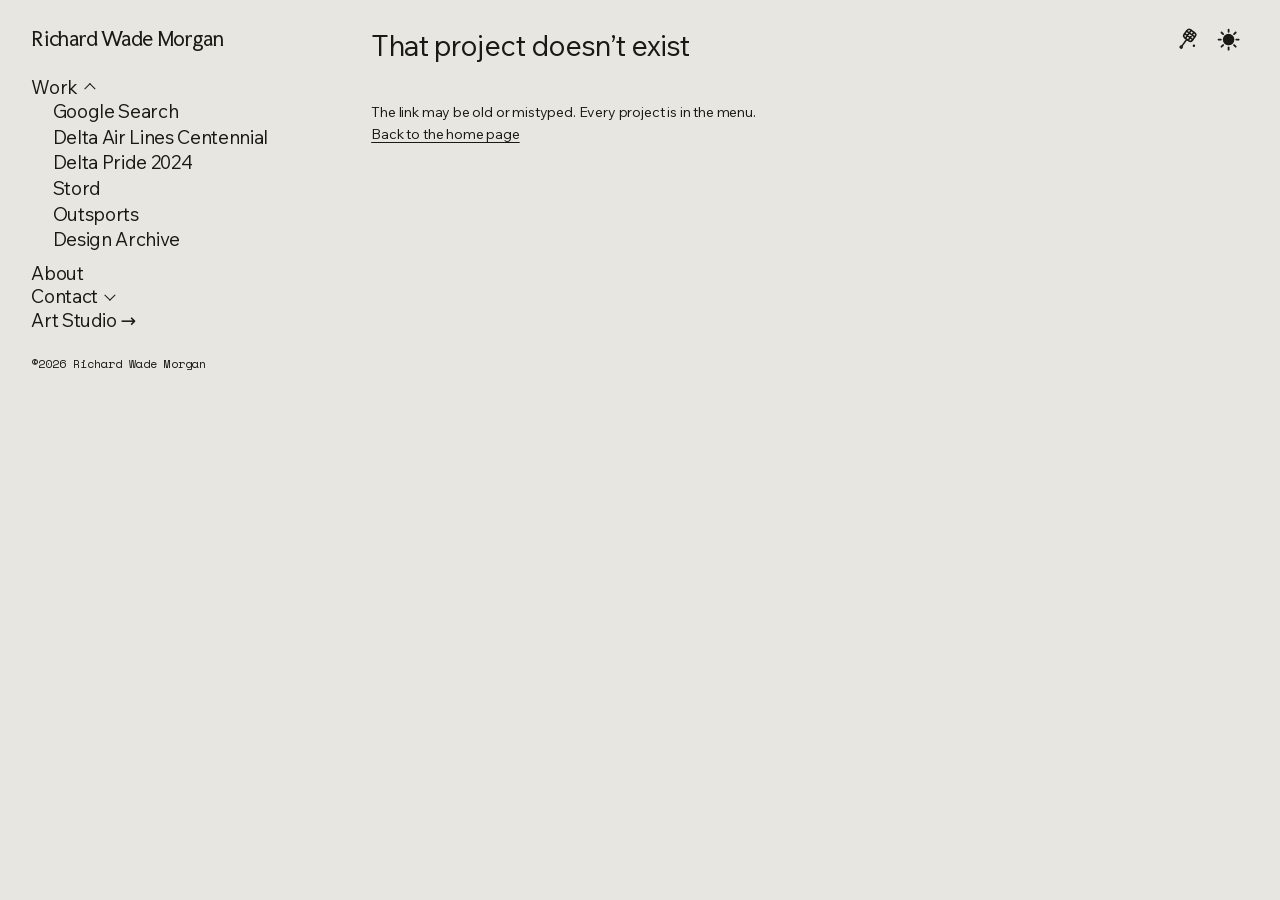
<file: project.html>
<!doctype html>
<html lang="en">
<head>
  <meta charset="utf-8">
  <meta name="viewport" content="width=device-width, initial-scale=1, viewport-fit=cover">
  <title>Work | Richard Wade Morgan, Creative Director</title>
  <meta name="description" content="Selected work by Richard Wade Morgan, a creative director in Atlanta: brand identities, campaigns, and design systems.">
  <meta name="color-scheme" content="light">
  <meta name="theme-color" content="#e7e6e0">

  <meta property="og:type" content="article">
  <meta property="og:site_name" content="Richard Wade Morgan">
  <meta property="og:title" content="Work | Richard Wade Morgan, Creative Director">
  <meta property="og:description" content="Selected work by Richard Wade Morgan, a creative director in Atlanta.">
  <meta property="og:image" content="https://richardwademorgan.com/assets/img/og-portrait.jpg">
  <meta property="og:image:width" content="1200">
  <meta property="og:image:height" content="630">
  <meta property="og:image:alt" content="Richard as a child in an Atlanta Braves cap, smiling, with a peanut, a dog, a peach, and an alligator emoji around his face.">
  <meta name="twitter:card" content="summary_large_image">
  <meta name="twitter:image" content="https://richardwademorgan.com/assets/img/og-portrait.jpg">
  <meta name="twitter:title" content="Work | Richard Wade Morgan, Creative Director">
  <meta name="twitter:description" content="Selected work by Richard Wade Morgan, a creative director in Atlanta.">

  <link rel="icon" type="image/svg+xml" href="assets/favicon.svg">
  <link rel="icon" type="image/png" sizes="32x32" href="assets/favicon-32.png">
  <link rel="apple-touch-icon" href="assets/apple-touch-icon.png">
  <link rel="preload" href="assets/fonts/wix-madefor-text-latin.woff2" as="font" type="font/woff2" crossorigin>
  <link rel="preload" href="assets/fonts/faculty-glyphic-latin.woff2" as="font" type="font/woff2" crossorigin>
  <link rel="preload" href="assets/fonts/space-mono-latin.woff2" as="font" type="font/woff2" crossorigin>

  <script src="js/theme-init.js"></script>
  <link rel="stylesheet" href="css/fonts.css">
  <link rel="stylesheet" href="css/tokens.css">
  <link rel="stylesheet" href="css/base.css">
  <link rel="stylesheet" href="css/layout.css">
  <link rel="stylesheet" href="css/components.css">
  <link rel="stylesheet" href="css/motion.css">
  <script type="module" src="js/main.js"></script>
</head>
<body data-page="project">
  <a class="skip-link" href="#main">Skip to content</a>

  <div class="shell">
    <div class="sidebar">
      <header class="masthead">
        <a class="brand" href="index.html" aria-label="Richard Wade Morgan, home">Richard Wade Morgan</a>
        <div class="tools" role="group" aria-label="Page controls">
          <button type="button" class="tool-btn swat" data-swat aria-label="Swat gnats" title="Swat gnats">
            <svg class="swat__icon swat__icon--swatter" viewBox="0 0 24 24" aria-hidden="true" focusable="false">
              <g class="swat__swatter">
                <rect x="6.8" y="1.4" width="10.4" height="10.2" rx="2.6"/>
                <path d="M6.8 4.8h10.4M6.8 8.2h10.4M10.27 1.4v10.2M13.73 1.4v10.2"/>
                <path d="M12 11.6v8.4"/>
                <circle cx="12" cy="21.5" r="1.05"/>
              </g>
              <circle class="swat__gnat" cx="19.6" cy="18.4" r="1.25"/>
            </svg>
            <svg class="swat__icon swat__icon--bulb" viewBox="0 0 24 24" aria-hidden="true" focusable="false">
              <path class="bulb__rays" d="M12 0.4v1.4M5.2 3.2l1 1M18.8 3.2l-1 1M1.6 9.4h1.4M21 9.4h1.4"/>
              <path class="bulb__glass" d="M8.8 17.2C8.8 15.6 8.2 14.6 7.1 13.4A6.2 6.2 0 1 1 16.9 13.4C15.8 14.6 15.2 15.6 15.2 17.2Z"/>
              <path d="M10.4 12.6L12 14.2l1.6-1.6M12 14.2v3M9.4 19.8h5.2M10.6 22.2h2.8"/>
            </svg>
          </button>
          <button type="button" class="tool-btn theme-toggle" data-theme-toggle aria-pressed="false" aria-label="Dark mode" title="Dark mode">
            <svg class="theme-toggle__icon" viewBox="0 0 24 24" aria-hidden="true" focusable="false">
              <defs><mask id="tt-mask"><rect width="24" height="24" fill="#fff"/><circle class="theme-toggle__cut" cx="16.5" cy="7.5" r="8" fill="#000"/></mask></defs>
              <g mask="url(#tt-mask)"><circle class="theme-toggle__disc" cx="12" cy="12" r="8.5"/></g>
              <path class="theme-toggle__rays" d="M12 1.6v2.4M12 20v2.4M1.6 12H4M20 12h2.4M4.65 4.65l1.7 1.7M17.65 17.65l1.7 1.7M4.65 19.35l1.7-1.7M17.65 6.35l1.7-1.7"/>
            </svg>
          </button>
        </div>
        <button class="menu-toggle" type="button" aria-expanded="false" aria-controls="drawer" aria-label="Menu">
          <span class="menu-toggle__dots" aria-hidden="true"><i></i><i></i><i></i></span>
          <span class="menu-toggle__x" aria-hidden="true"></span>
        </button>
      </header>

      <div class="drawer" id="drawer">
        <nav class="nav" aria-label="Primary">
          <ul class="nav__list">
            <li class="nav__group" data-accordion data-accordion-remember="work">
              <button type="button" class="nav__link nav__toggle acc__toggle" data-accordion-toggle aria-expanded="false" aria-controls="work-menu">Work <span class="acc__chevron" aria-hidden="true"></span></button>
              <div class="acc__panel" id="work-menu">
                <ul class="nav__projects">
                  <li><a class="nav__link" href="project.html?p=google-search" data-slug="google-search">Google Search</a></li>
                  <li><a class="nav__link" href="project.html?p=delta-centennial" data-slug="delta-centennial">Delta Air Lines Centennial</a></li>
                  <li><a class="nav__link" href="project.html?p=delta-pride" data-slug="delta-pride">Delta Pride 2024</a></li>
                  <li><a class="nav__link" href="project.html?p=stord" data-slug="stord">Stord</a></li>
                  <li><a class="nav__link" href="project.html?p=outsports" data-slug="outsports">Outsports</a></li>
                  <li><a class="nav__link" href="project.html?p=design-archive" data-slug="design-archive">Design Archive</a></li>
                </ul>
              </div>
            </li>
            <li><a class="nav__link" href="about.html">About</a></li>
            <li class="nav__group" data-accordion>
              <button type="button" class="nav__link nav__toggle acc__toggle" data-accordion-toggle aria-expanded="false" aria-controls="contact-menu">Contact <span class="acc__chevron" aria-hidden="true"></span></button>
              <div class="acc__panel" id="contact-menu">
                <ul class="nav__projects nav__contact">
                  <li><a class="nav__link" href="https://www.linkedin.com/in/richard-wade-morgan/" target="_blank" rel="noopener noreferrer">LinkedIn <span class="nav__arrow" aria-hidden="true">→</span><span class="visually-hidden">(opens in a new tab)</span></a><button type="button" class="copy-btn" data-copy="https://www.linkedin.com/in/richard-wade-morgan/" data-copy-label="LinkedIn link" aria-label="Copy LinkedIn link" title="Copy LinkedIn link"><svg class="copy-btn__copy" viewBox="0 0 24 24" aria-hidden="true" focusable="false"><rect x="8.5" y="8.5" width="11" height="11" rx="2"/><path d="M15.5 8.5V6.5a2 2 0 0 0-2-2h-7a2 2 0 0 0-2 2v7a2 2 0 0 0 2 2h2"/></svg><svg class="copy-btn__check" viewBox="0 0 24 24" aria-hidden="true" focusable="false"><path d="M5 12.5l4.5 4.5L19 7.5"/></svg></button></li>
                  <li><a class="nav__link" href="mailto:wadewadedonttellme@gmail.com">Email</a><button type="button" class="copy-btn" data-copy="wadewadedonttellme@gmail.com" data-copy-label="email address" aria-label="Copy email address" title="Copy email address"><svg class="copy-btn__copy" viewBox="0 0 24 24" aria-hidden="true" focusable="false"><rect x="8.5" y="8.5" width="11" height="11" rx="2"/><path d="M15.5 8.5V6.5a2 2 0 0 0-2-2h-7a2 2 0 0 0-2 2v7a2 2 0 0 0 2 2h2"/></svg><svg class="copy-btn__check" viewBox="0 0 24 24" aria-hidden="true" focusable="false"><path d="M5 12.5l4.5 4.5L19 7.5"/></svg></button></li>
                </ul>
              </div>
            </li>
            <li><a class="nav__link" href="https://www.instagram.com/prismaticmenagerie/" target="_blank" rel="noopener noreferrer">Art Studio <span class="nav__arrow" aria-hidden="true">→</span><span class="visually-hidden">(opens in a new tab)</span></a></li>
          </ul>
        </nav>

        <footer class="colophon">
          <p>©<span data-year>2026</span> Richard Wade Morgan</p>
        </footer>
      </div>
    </div>

    <main id="main" class="content" tabindex="-1">
      <!-- Built by js/project.js from js/data.js -->
      <h1 id="project-title" data-reveal>Project</h1>
      <div id="project-body"></div>
      <noscript><p>This page needs JavaScript to show the project. You can <a href="mailto:wadewadedonttellme@gmail.com">email me</a> for a PDF.</p></noscript>
    </main>
  </div>
</body>
</html>
</file>
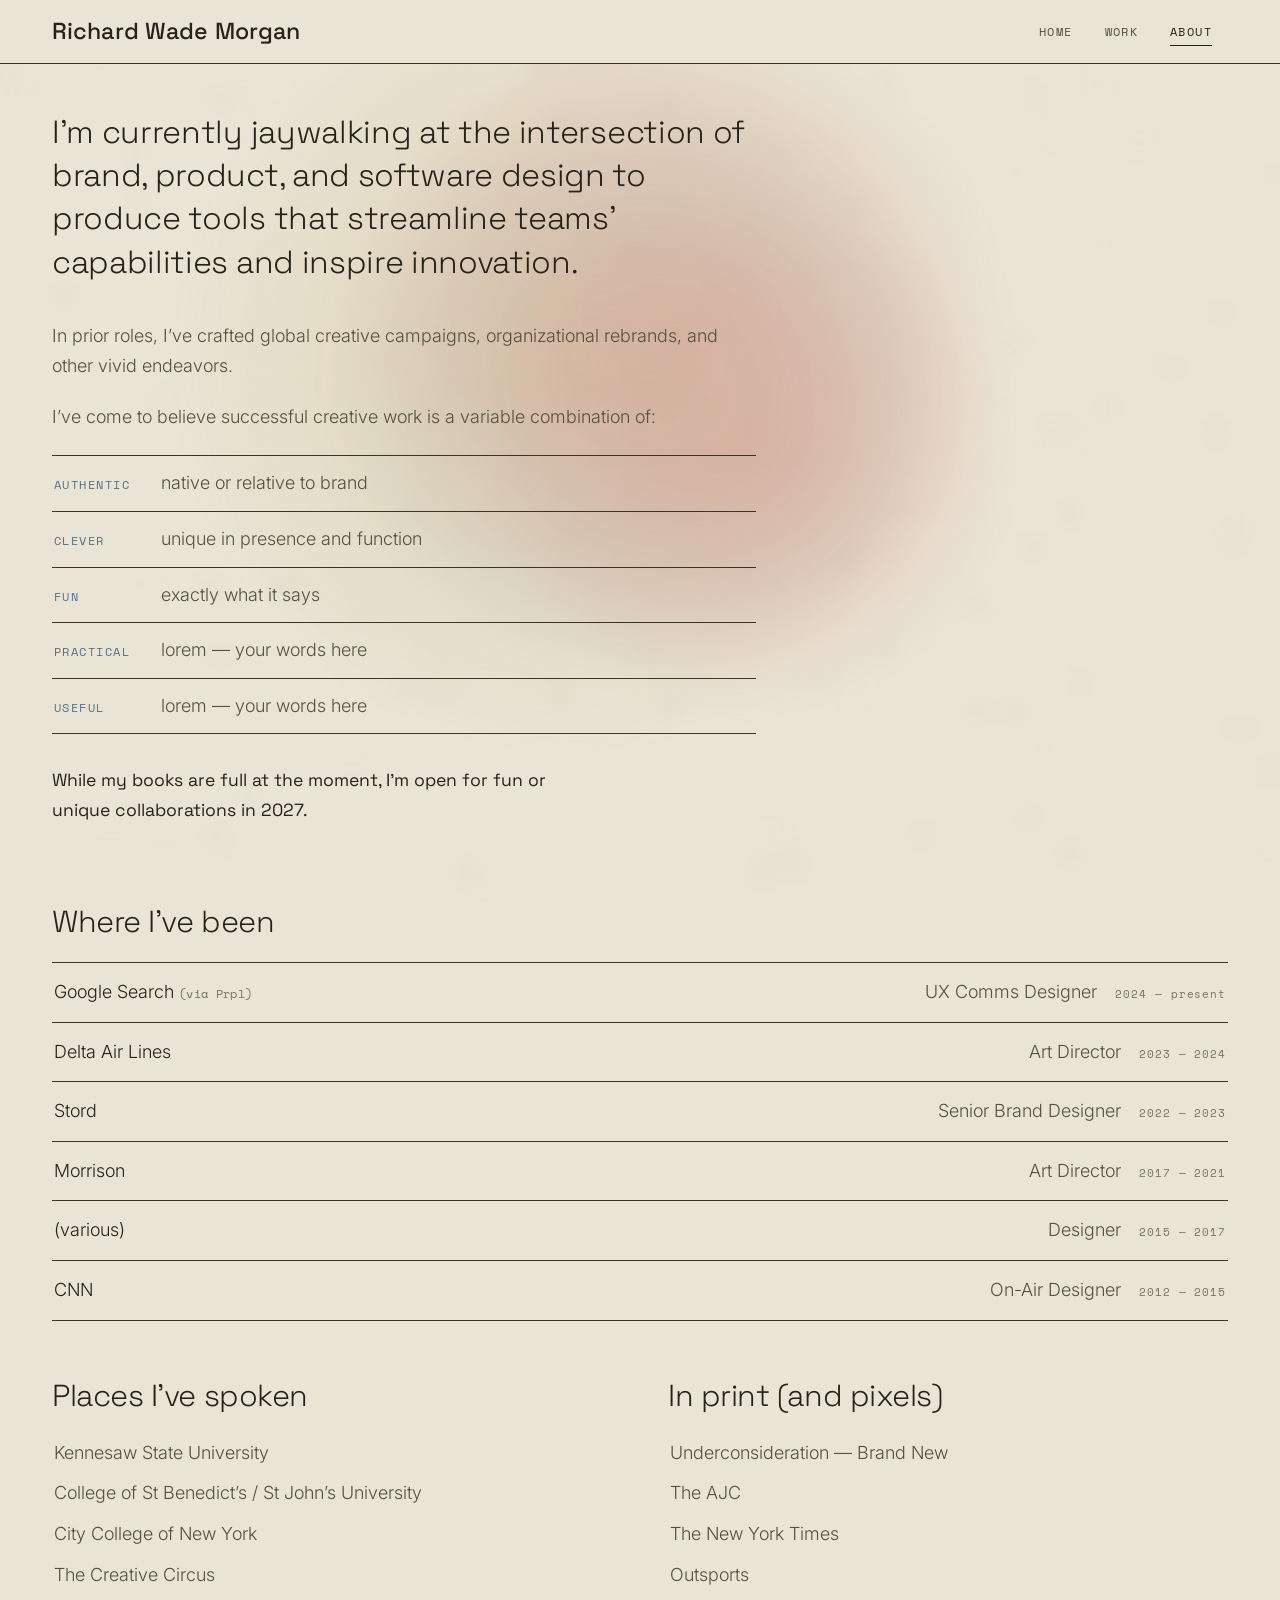
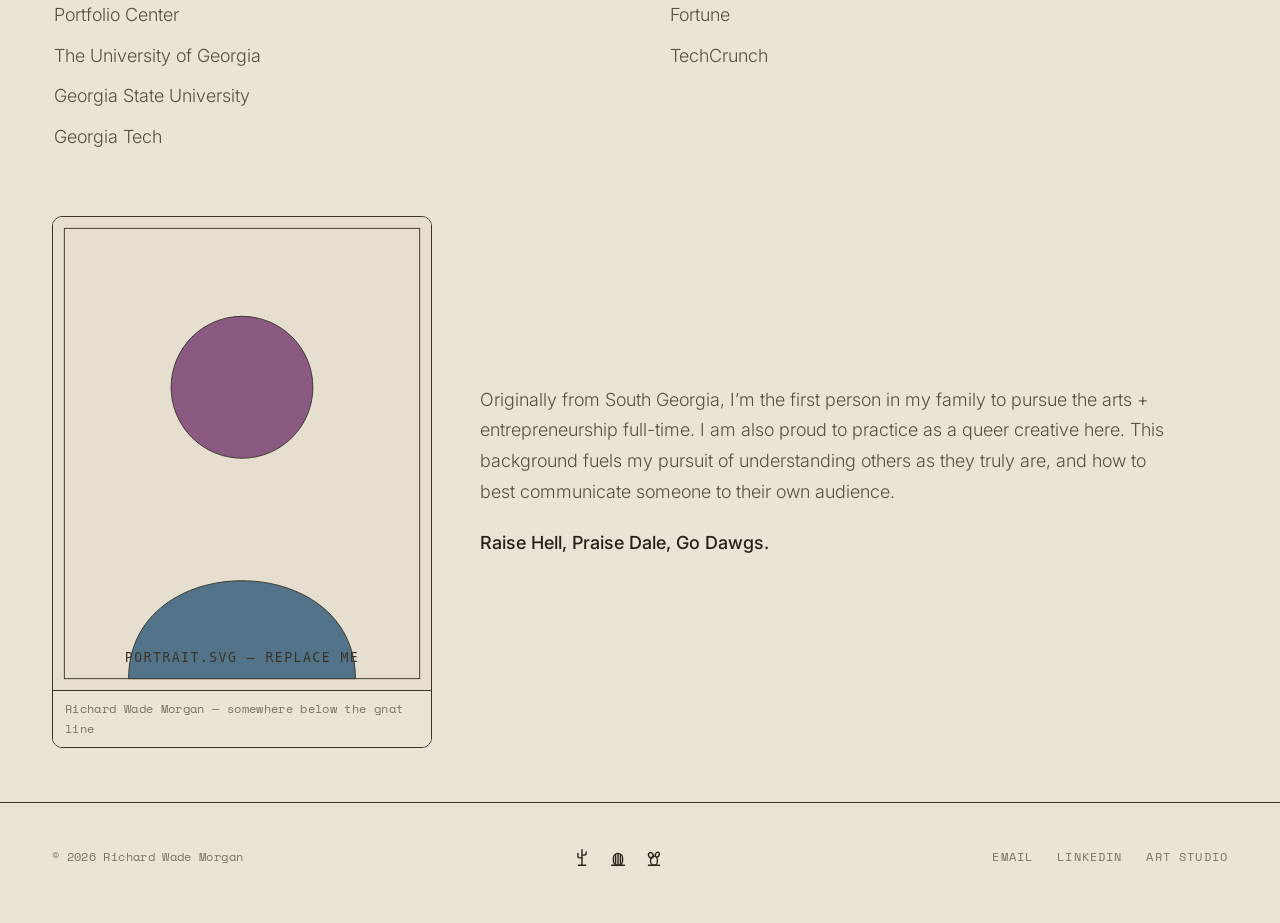
<file: Richard Wade Morgan/about.html>
<!DOCTYPE html>
<html lang="en" class="no-js">
<head>
  <meta charset="UTF-8">
  <meta name="viewport" content="width=device-width, initial-scale=1.0">
  <title>About — Richard Wade Morgan</title>
  <meta name="description" content="About Richard Wade Morgan — bio, work history, speaking engagements, and press.">

  <link rel="preconnect" href="https://fonts.googleapis.com">
  <link rel="preconnect" href="https://fonts.gstatic.com" crossorigin>
  <link href="https://fonts.googleapis.com/css2?family=Space+Grotesk:wght@300..500&family=Inter:wght@300;400;500&family=Space+Mono&display=swap" rel="stylesheet">
  <link rel="stylesheet" href="css/styles.css">

  <!-- Deploy safety net: if css/styles.css can't be found (usually because
       the css/js/assets folders weren't uploaded with the .html files),
       show a plain-English explanation instead of a broken-looking page. -->
  <script>
    window.addEventListener("load", function () {
      var css = getComputedStyle(document.documentElement).getPropertyValue("--bg");
      if (css && css.trim()) return; // stylesheet loaded — all good
      var note = document.createElement("div");
      note.style.cssText = "padding:16px 20px;margin:0 0 20px;background:#fdecec;border:2px solid #b3261e;color:#5c1a15;font-family:monospace;font-size:14px;line-height:1.6";
      note.textContent = "This page can't find its styling (css/styles.css). When uploading the site, include the ENTIRE folder — the css, js, and assets folders too — not just the .html files.";
      document.body.insertBefore(note, document.body.firstChild);
    });
  </script>
</head>
<body>
  <a class="skip-link" href="#main">Skip to content</a>

  <canvas id="cloudCanvas" class="cloud-canvas" aria-hidden="true"></canvas>

  <header class="site-header">
    <div class="wrap">
      <a class="brand" href="index.html" aria-label="Richard Wade Morgan — home">Richard Wade Morgan</a>
      <nav class="site-nav" aria-label="Primary">
        <a class="nav-link" href="index.html">Home</a>
        <a class="nav-link" href="work.html">Work</a>
        <a class="nav-link" href="about.html" aria-current="page">About</a>
      </nav>
    </div>
  </header>

  <main id="main">
    <!-- Lead bio -->
    <section class="about-lead wrap fade-in">
      <div class="prose">
        <p class="big">
          I&rsquo;m currently jaywalking at the intersection of brand, product, and
          software design to produce tools that streamline teams&rsquo; capabilities
          and inspire innovation.
        </p>
        <p>
          In prior roles, I&rsquo;ve crafted global creative campaigns, organizational
          rebrands, and other vivid endeavors.
        </p>
        <p>I&rsquo;ve come to believe successful creative work is a variable combination of:</p>
      </div>

      <ul class="values">
        <li><span class="word">Authentic</span><span class="desc">native or relative to brand</span></li>
        <li><span class="word">Clever</span><span class="desc">unique in presence and function</span></li>
        <li><span class="word">Fun</span><span class="desc">exactly what it says</span></li>
        <li><span class="word">Practical</span><span class="desc">lorem — your words here</span></li>
        <li><span class="word">Useful</span><span class="desc">lorem — your words here</span></li>
      </ul>

      <p class="availability">
        While my books are full at the moment, I&rsquo;m open for fun or unique
        collaborations in 2027.
      </p>
    </section>

    <!-- Work history -->
    <section class="about-section wrap fade-in">
      <h2>Where I&rsquo;ve been</h2>
      <ul class="history-list">
        <li><span class="org">Google Search <span class="caption">(via Prpl)</span></span><span class="role">UX Comms Designer</span><span class="when">2024 — present</span></li>
        <li><span class="org">Delta Air Lines</span><span class="role">Art Director</span><span class="when">2023 — 2024</span></li>
        <li><span class="org">Stord</span><span class="role">Senior Brand Designer</span><span class="when">2022 — 2023</span></li>
        <li><span class="org">Morrison</span><span class="role">Art Director</span><span class="when">2017 — 2021</span></li>
        <li><span class="org">(various)</span><span class="role">Designer</span><span class="when">2015 — 2017</span></li>
        <li><span class="org">CNN</span><span class="role">On-Air Designer</span><span class="when">2012 — 2015</span></li>
      </ul>
    </section>

    <!-- Speaking + Press, side by side on desktop -->
    <section class="about-section wrap fade-in">
      <div class="two-up">
        <div>
          <h2>Places I&rsquo;ve spoken</h2>
          <ul class="name-list">
            <li>Kennesaw State University</li>
            <li>College of St Benedict&rsquo;s / St John&rsquo;s University</li>
            <li>City College of New York</li>
            <li>The Creative Circus</li>
            <li>Portfolio Center</li>
            <li>The University of Georgia</li>
            <li>Georgia State University</li>
            <li>Georgia Tech</li>
          </ul>
        </div>
        <div>
          <h2>In print (and pixels)</h2>
          <ul class="name-list">
            <li>Underconsideration — Brand New</li>
            <li>The AJC</li>
            <li>The New York Times</li>
            <li>Outsports</li>
            <li>Fortune</li>
            <li>TechCrunch</li>
          </ul>
        </div>
      </div>
    </section>

    <!-- Closing: photo with the story beside it -->
    <section class="about-section wrap fade-in">
      <div class="closing">
        <div class="portrait-box">
          <!-- Replace assets/img/portrait.svg with a real photo (keep the filename or update it here) -->
          <img src="assets/img/portrait.svg" alt="Portrait of Richard Wade Morgan">
          <span class="caption">Richard Wade Morgan — somewhere below the gnat line</span>
        </div>
        <div class="prose">
          <p>
            Originally from South Georgia, I&rsquo;m the first person in my family to
            pursue the arts + entrepreneurship full-time. I am also proud to practice
            as a queer creative here. This background fuels my pursuit of understanding
            others as they truly are, and how to best communicate someone to their own
            audience.
          </p>
          <p><strong>Raise Hell, Praise Dale, Go Dawgs.</strong></p>
        </div>
      </div>
    </section>
  </main>

  <footer class="site-footer">
    <div class="wrap">
      <span class="caption">© <span id="footerYear">2026</span> Richard Wade Morgan</span>
      <div class="footer-cacti" aria-hidden="true">
        <svg viewBox="0 0 24 24" fill="none" stroke="currentColor" stroke-width="1.5" stroke-linecap="round" stroke-linejoin="round" focusable="false">
          <path d="M12 21V4"/>
          <path d="M12 13h-2.5a2 2 0 0 1-2-2V8"/>
          <path d="M12 10h2.5a2 2 0 0 0 2-2V6.5"/>
          <path d="M8 21h8"/>
        </svg>
        <svg viewBox="0 0 24 24" fill="none" stroke="currentColor" stroke-width="1.5" stroke-linecap="round" stroke-linejoin="round" focusable="false">
          <rect x="7" y="8" width="10" height="13" rx="5"/>
          <path d="M12 8.4V21"/>
          <path d="M9.4 9.4v10.4"/>
          <path d="M14.6 9.4v10.4"/>
          <path d="M5 21h14"/>
        </svg>
        <svg viewBox="0 0 24 24" fill="none" stroke="currentColor" stroke-width="1.5" stroke-linecap="round" stroke-linejoin="round" focusable="false">
          <ellipse cx="12" cy="16" rx="3.8" ry="5"/>
          <ellipse cx="8.6" cy="10.2" rx="2.4" ry="3.2" transform="rotate(-28 8.6 10.2)"/>
          <ellipse cx="15.6" cy="9.4" rx="2" ry="2.8" transform="rotate(24 15.6 9.4)"/>
          <path d="M6 21h12"/>
        </svg>
      </div>
      <div class="footer-links">
        <a href="mailto:wadewadedonttellme@gmail.com">Email</a>
        <a href="https://www.linkedin.com/" target="_blank" rel="noopener noreferrer">LinkedIn</a>
        <a href="https://example.com/" target="_blank" rel="noopener noreferrer">Art Studio</a>
      </div>
    </div>
  </footer>

  <script src="js/projects.js"></script>
  <script src="js/main.js"></script>
</body>
</html>
</file>
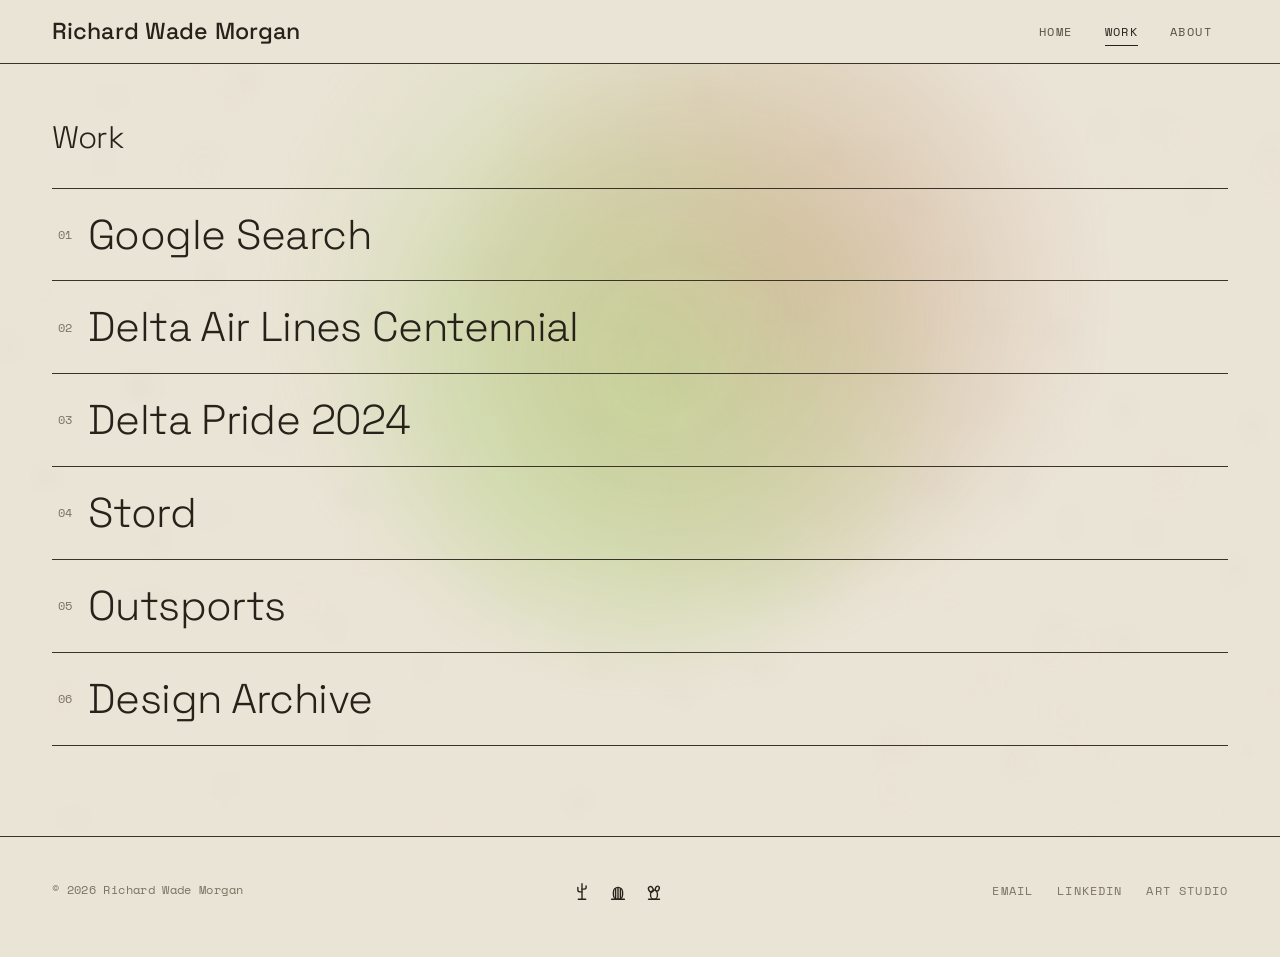
<file: Richard Wade Morgan/work.html>
<!DOCTYPE html>
<html lang="en" class="no-js">
<head>
  <meta charset="UTF-8">
  <meta name="viewport" content="width=device-width, initial-scale=1.0">
  <title>Work — Richard Wade Morgan</title>
  <meta name="description" content="Selected work by Richard Wade Morgan: Google Search, Delta Air Lines Centennial, Delta Pride 2024, Stord, Outsports, and Design Archive.">

  <link rel="preconnect" href="https://fonts.googleapis.com">
  <link rel="preconnect" href="https://fonts.gstatic.com" crossorigin>
  <link href="https://fonts.googleapis.com/css2?family=Space+Grotesk:wght@300..500&family=Inter:wght@300;400;500&family=Space+Mono&display=swap" rel="stylesheet">
  <link rel="stylesheet" href="css/styles.css">

  <!-- Deploy safety net: if css/styles.css can't be found (usually because
       the css/js/assets folders weren't uploaded with the .html files),
       show a plain-English explanation instead of a broken-looking page. -->
  <script>
    window.addEventListener("load", function () {
      var css = getComputedStyle(document.documentElement).getPropertyValue("--bg");
      if (css && css.trim()) return; // stylesheet loaded — all good
      var note = document.createElement("div");
      note.style.cssText = "padding:16px 20px;margin:0 0 20px;background:#fdecec;border:2px solid #b3261e;color:#5c1a15;font-family:monospace;font-size:14px;line-height:1.6";
      note.textContent = "This page can't find its styling (css/styles.css). When uploading the site, include the ENTIRE folder — the css, js, and assets folders too — not just the .html files.";
      document.body.insertBefore(note, document.body.firstChild);
    });
  </script>
</head>
<body>
  <a class="skip-link" href="#main">Skip to content</a>

  <canvas id="cloudCanvas" class="cloud-canvas" aria-hidden="true"></canvas>

  <header class="site-header">
    <div class="wrap">
      <a class="brand" href="index.html" aria-label="Richard Wade Morgan — home">Richard Wade Morgan</a>
      <nav class="site-nav" aria-label="Primary">
        <a class="nav-link" href="index.html">Home</a>
        <a class="nav-link" href="work.html" aria-current="page">Work</a>
        <a class="nav-link" href="about.html">About</a>
      </nav>
    </div>
  </header>

  <main id="main">
    <section class="index-head wrap fade-in">
      <h1>Work</h1>
    </section>

    <!-- Rows injected from js/projects.js -->
    <section class="wrap" aria-label="All projects">
      <div id="workIndex" class="work-index"></div>
      <noscript><p class="caption">Enable JavaScript to view the project index.</p></noscript>
    </section>
  </main>

  <footer class="site-footer">
    <div class="wrap">
      <span class="caption">© <span id="footerYear">2026</span> Richard Wade Morgan</span>
      <div class="footer-cacti" aria-hidden="true">
        <svg viewBox="0 0 24 24" fill="none" stroke="currentColor" stroke-width="1.5" stroke-linecap="round" stroke-linejoin="round" focusable="false">
          <path d="M12 21V4"/>
          <path d="M12 13h-2.5a2 2 0 0 1-2-2V8"/>
          <path d="M12 10h2.5a2 2 0 0 0 2-2V6.5"/>
          <path d="M8 21h8"/>
        </svg>
        <svg viewBox="0 0 24 24" fill="none" stroke="currentColor" stroke-width="1.5" stroke-linecap="round" stroke-linejoin="round" focusable="false">
          <rect x="7" y="8" width="10" height="13" rx="5"/>
          <path d="M12 8.4V21"/>
          <path d="M9.4 9.4v10.4"/>
          <path d="M14.6 9.4v10.4"/>
          <path d="M5 21h14"/>
        </svg>
        <svg viewBox="0 0 24 24" fill="none" stroke="currentColor" stroke-width="1.5" stroke-linecap="round" stroke-linejoin="round" focusable="false">
          <ellipse cx="12" cy="16" rx="3.8" ry="5"/>
          <ellipse cx="8.6" cy="10.2" rx="2.4" ry="3.2" transform="rotate(-28 8.6 10.2)"/>
          <ellipse cx="15.6" cy="9.4" rx="2" ry="2.8" transform="rotate(24 15.6 9.4)"/>
          <path d="M6 21h12"/>
        </svg>
      </div>
      <div class="footer-links">
        <a href="mailto:wadewadedonttellme@gmail.com">Email</a>
        <a href="https://www.linkedin.com/" target="_blank" rel="noopener noreferrer">LinkedIn</a>
        <a href="https://example.com/" target="_blank" rel="noopener noreferrer">Art Studio</a>
      </div>
    </div>
  </footer>

  <script src="js/projects.js"></script>
  <script src="js/main.js"></script>
</body>
</html>
</file>
<file: css/fonts.css>
/* Self-hosted fonts (latin and latin-ext subsets), so text never waits on a
   third-party server. Faculty Glyphic, Wix Madefor Text (variable), and Space Mono
   are licensed under the SIL Open Font License. */

/* Faculty Glyphic, latin-ext */
@font-face {
  font-family: 'Faculty Glyphic';
  font-style: normal;
  font-weight: 400;
  font-display: swap;
  src: url(../assets/fonts/faculty-glyphic-latin-ext.woff2) format('woff2');
  unicode-range: U+0100-02BA, U+02BD-02C5, U+02C7-02CC, U+02CE-02D7, U+02DD-02FF, U+0304, U+0308, U+0329, U+1D00-1DBF, U+1E00-1E9F, U+1EF2-1EFF, U+2020, U+20A0-20AB, U+20AD-20C4, U+2113, U+2C60-2C7F, U+A720-A7FF;
}

/* Faculty Glyphic, latin */
@font-face {
  font-family: 'Faculty Glyphic';
  font-style: normal;
  font-weight: 400;
  font-display: swap;
  src: url(../assets/fonts/faculty-glyphic-latin.woff2) format('woff2');
  unicode-range: U+0000-00FF, U+0131, U+0152-0153, U+02BB-02BC, U+02C6, U+02DA, U+02DC, U+0304, U+0308, U+0329, U+2000-206F, U+20AC, U+2122, U+2191, U+2193, U+2212, U+2215, U+FEFF, U+FFFD;
}

/* Wix Madefor Text, latin-ext */
@font-face {
  font-family: 'Wix Madefor Text';
  font-style: normal;
  font-weight: 400 800;
  font-display: swap;
  src: url(../assets/fonts/wix-madefor-text-latin-ext.woff2) format('woff2');
  unicode-range: U+0100-02BA, U+02BD-02C5, U+02C7-02CC, U+02CE-02D7, U+02DD-02FF, U+0304, U+0308, U+0329, U+1D00-1DBF, U+1E00-1E9F, U+1EF2-1EFF, U+2020, U+20A0-20AB, U+20AD-20C4, U+2113, U+2C60-2C7F, U+A720-A7FF;
}

/* Wix Madefor Text, latin */
@font-face {
  font-family: 'Wix Madefor Text';
  font-style: normal;
  font-weight: 400 800;
  font-display: swap;
  src: url(../assets/fonts/wix-madefor-text-latin.woff2) format('woff2');
  unicode-range: U+0000-00FF, U+0131, U+0152-0153, U+02BB-02BC, U+02C6, U+02DA, U+02DC, U+0304, U+0308, U+0329, U+2000-206F, U+20AC, U+2122, U+2191, U+2193, U+2212, U+2215, U+FEFF, U+FFFD;
}

/* Space Mono, latin-ext */
@font-face {
  font-family: 'Space Mono';
  font-style: normal;
  font-weight: 400;
  font-display: swap;
  src: url(../assets/fonts/space-mono-latin-ext.woff2) format('woff2');
  unicode-range: U+0100-02BA, U+02BD-02C5, U+02C7-02CC, U+02CE-02D7, U+02DD-02FF, U+0304, U+0308, U+0329, U+1D00-1DBF, U+1E00-1E9F, U+1EF2-1EFF, U+2020, U+20A0-20AB, U+20AD-20C4, U+2113, U+2C60-2C7F, U+A720-A7FF;
}

/* Space Mono, latin */
@font-face {
  font-family: 'Space Mono';
  font-style: normal;
  font-weight: 400;
  font-display: swap;
  src: url(../assets/fonts/space-mono-latin.woff2) format('woff2');
  unicode-range: U+0000-00FF, U+0131, U+0152-0153, U+02BB-02BC, U+02C6, U+02DA, U+02DC, U+0304, U+0308, U+0329, U+2000-206F, U+20AC, U+2122, U+2191, U+2193, U+2212, U+2215, U+FEFF, U+FFFD;
}
</file>
<file: css/tokens.css>
/* ==========================================================================
   TOKENS
   --------------------------------------------------------------------------
   The single source of truth for the design system. Nothing else in the
   stylesheets contains a raw color, font size, spacing value, duration, or
   z-index: they all reference a token from this file.

   Structure
     1. Primitive palette      raw values, never used directly in components
     2. Semantic color         what a color MEANS (surface, text, accent…)
     3. Dark theme             the same semantic tokens, re-pointed
     4. Typography             families, fluid size steps, leading, tracking
     5. Space                  a fluid spacing scale
     6. Layout                 grid proportions and page gutters
     7. Shape, motion, layers  radii, easings, durations, z-index

   To retune the site, change a token here. To add a theme, add a block like
   the dark one in section 3.
   ========================================================================== */


/* 0. THE COLOR COMPONENT ----------------------------------------------------
   Every theme color is registered as a real color value that can animate, and
   :root eases all of them together (see the end of section 3). Because every
   header, body, menu, and panel reads the same animating value, they all move
   between light and dark on exactly the same frame, with no seams between
   layout areas. */
@property --color-bg { syntax: "<color>"; inherits: true; initial-value: #e7e6e0; }
@property --color-surface { syntax: "<color>"; inherits: true; initial-value: #ffffff; }
@property --color-text { syntax: "<color>"; inherits: true; initial-value: #1a1916; }
@property --color-text-body { syntax: "<color>"; inherits: true; initial-value: #3b3a36; }
@property --color-text-muted { syntax: "<color>"; inherits: true; initial-value: #55544f; }
@property --color-accent { syntax: "<color>"; inherits: true; initial-value: #ad4500; }
@property --color-line { syntax: "<color>"; inherits: true; initial-value: rgb(26 25 22 / 0.2); }
@property --color-fill { syntax: "<color>"; inherits: true; initial-value: rgb(26 25 22 / 0.08); }
@property --color-media-bg { syntax: "<color>"; inherits: true; initial-value: #dddcd5; }
@property --color-chrome { syntax: "<color>"; inherits: true; initial-value: rgb(231 230 224 / 0.94); }
@property --color-tool { syntax: "<color>"; inherits: true; initial-value: #1a1916; }


/* 1. PRIMITIVE PALETTE ----------------------------------------------------- */
:root {
  --paper-0:   #ffffff;
  --paper-100: #e7e6e0;   /* page background, sampled from the Cargo build */
  --paper-200: #dddcd5;
  --paper-300: #cfcdc6;

  --ink-900: #1a1916;     /* primary text */
  --ink-800: #3b3a36;     /* project body copy: softer than ink-900, 9.1:1 on paper-100 */
  --ink-600: #55544f;     /* secondary text, 6:1 on paper-100 */

  --black: #000000;       /* photography stage: matches pure-black product shots */
  --night-950: #0d0d0c;
  --night-900: #121211;   /* dark page background */
  --night-800: #1c1c1a;   /* dark raised surface */
  --night-700: #2b2b28;

  --bone-100: #ecebe5;    /* dark primary text */
  --bone-200: #cfcec7;    /* dark project body copy, 11.9:1 on night-900 */
  --bone-400: #a9a8a1;    /* dark secondary text */

  /* Highlight orange, in two strengths. Each is tuned to clear 4.5:1 on the
     background it sits on. */
  --orange-700: #ad4500;  /* on paper-100: 4.6:1, on white: 5.8:1 */
  --orange-300: #ffb266;  /* on night-900: 10.5:1 */
}


/* 2. SEMANTIC COLOR (light is the default) --------------------------------- */
:root {
  color-scheme: light;

  --color-bg:          var(--paper-100);
  --color-surface:     var(--paper-0);        /* menus, dialogs */
  --color-text:        var(--ink-900);
  --color-text-body:   var(--ink-800);        /* project body copy only */
  --color-text-muted:  var(--ink-600);
  --color-accent:      var(--orange-700);     /* highlight: hover, current page, focus, tabs */
  --color-line:        rgb(26 25 22 / 0.2);   /* hairlines */
  --color-fill:        rgb(26 25 22 / 0.08);  /* quiet button fill */
  --color-media-bg:    var(--paper-200);      /* behind images while they load */
  --color-scrim:       rgb(18 18 16 / 0.55);  /* dialog backdrop */
  --color-lightbox:    rgb(12 12 11 / 0.94);
  --color-on-lightbox: #f3f2ee;
  --color-focus:       var(--color-accent);

  --color-stage:       var(--black);          /* behind black-background photography */
  --color-tool:        var(--ink-900);         /* icon buttons */
  --color-chrome:      rgb(231 230 224 / 0.94); /* backing for floating controls */

  --shadow-dialog: 0 1.25rem 3.5rem rgb(0 0 0 / 0.28);
}


/* 3. DARK THEME ------------------------------------------------------------
   Applied by [data-theme="dark"], which theme-init.js sets before first
   paint, only when the visitor has chosen dark themselves. The site always
   opens in light mode otherwise. */
:root[data-theme="dark"] {
  color-scheme: dark;

  --color-bg:          var(--night-900);
  --color-surface:     var(--night-800);
  --color-text:        var(--bone-100);
  --color-text-body:   var(--bone-200);
  --color-text-muted:  var(--bone-400);
  --color-accent:      var(--orange-300);
  --color-line:        rgb(236 235 229 / 0.22);
  --color-fill:        rgb(236 235 229 / 0.1);
  --color-media-bg:    var(--night-700);
  --color-scrim:       rgb(0 0 0 / 0.66);
  --color-lightbox:    rgb(6 6 5 / 0.96);
  --color-on-lightbox: #f3f2ee;

  --color-stage:       var(--black);
  --color-tool:        var(--orange-300);
  --color-chrome:      rgb(18 18 17 / 0.94);

  --shadow-dialog: 0 1.25rem 3.5rem rgb(0 0 0 / 0.6);
}


/* The one place the light ⇄ dark crossfade is defined. */
:root {
  transition:
    --color-bg var(--dur-theme) var(--ease-standard),
    --color-surface var(--dur-theme) var(--ease-standard),
    --color-text var(--dur-theme) var(--ease-standard),
    --color-text-body var(--dur-theme) var(--ease-standard),
    --color-text-muted var(--dur-theme) var(--ease-standard),
    --color-accent var(--dur-theme) var(--ease-standard),
    --color-line var(--dur-theme) var(--ease-standard),
    --color-fill var(--dur-theme) var(--ease-standard),
    --color-media-bg var(--dur-theme) var(--ease-standard),
    --color-chrome var(--dur-theme) var(--ease-standard),
    --color-tool var(--dur-theme) var(--ease-standard);
}

/* On a phone the theme changes instantly (js/theme.js), so no easing. */
@media (max-width: 51.999rem) {
  :root { transition: none; }
}


/* 4. TYPOGRAPHY ------------------------------------------------------------
   Faculty Glyphic: ONLY the site name and the intro statements (the h1 on
   the home and About pages). It is decorative, so it is used sparingly.
   Wix Madefor Text (variable, 400–800): everything else, including the
   navigation, project titles, body copy, and h2 labels.
   Space Mono: captions, credits, small print.

   Every size is fluid. The clamp() ranges interpolate between a 375px phone
   and a 1920px desktop, so type scales smoothly with the window instead of
   jumping at breakpoints. */
:root {
  --font-intro:   "Faculty Glyphic", "Iowan Old Style", "Palatino Linotype", Georgia, serif;
  --font-body:    "Wix Madefor Text", system-ui, -apple-system, "Segoe UI", sans-serif;
  --font-mono:    "Space Mono", ui-monospace, "SF Mono", Menlo, Consolas, monospace;

  --fs-mono:  clamp(0.6875rem, 0.67rem + 0.08vw, 0.72rem); /* 11 → 11.5px */
  --fs-body:  0.875rem;                                    /* 14px        */
  --fs-h2:   var(--fs-body);                              /* label style */
  --fs-nav:  clamp(1.125rem, 1.09rem + 0.1vw, 1.3125rem); /* 18 → 21px   */
  --fs-nav-mobile: clamp(1.3125rem, 1.24rem + 0.35vw, 1.5rem); /* 21 → 24px, full-screen menu */
  --fs-h1:   clamp(1.625rem, 1.52rem + 0.44vw, 2.6rem);   /* 26 → 42px   intro statements */
  --fs-title: clamp(1.5rem, 1.38rem + 0.5vw, 2.25rem);    /* 24 → 36px   project titles   */

  --lh-tight: 1.2;
  --lh-snug:  1.25;
  --lh-body:  1.6;

  --track-display: -0.018em;
  --track-intro:   0em;       /* Faculty Glyphic headlines keep their own spacing */
  --track-body:    -0.012em;

  --weight-regular: 400;
  --weight-title:   400;
  --weight-label:   600;
}


/* 5. SPACE ----------------------------------------------------------------- */
:root {
  --space-2xs: 0.25rem;
  --space-xs:  0.5rem;
  --space-s:   0.75rem;
  --space-m:   1rem;
  --space-l:   1.5rem;
  --space-xl:  clamp(2rem, 1.6rem + 1vw, 3rem);
  --space-2xl: clamp(3rem, 2.2rem + 2vw, 5rem);
  --space-3xl: clamp(4rem, 2.8rem + 4vw, 8rem);
  --space-text: clamp(3rem, 2.3rem + 3vw, 6.5rem);   /* air above and below a block of text */

  --flow: 1.35em;          /* default vertical rhythm between text blocks */
}


/* 6. LAYOUT ---------------------------------------------------------------- */
:root {
  --sidebar-width: max(29%, 21rem);                         /* left column  */
  --pad-x: clamp(1.5rem, 1.31rem + 0.8vw, 3.5rem);          /* page gutter  */
  --pad-y: clamp(1.5rem, 1.05rem + 0.9vw, 2.5rem);
  --media-gap: clamp(0.5rem, 0.32rem + 0.55vw, 0.9rem);   /* between pictures in a project */
  --measure: 72ch;                                          /* reading width */
  --bp-split: 52rem;       /* documented here; CSS can't read it in @media */
}


/* 7. SHAPE, MOTION, LAYERS ------------------------------------------------- */
:root {
  --radius-s: 0.375rem;
  --radius-m: 0.75rem;
  --radius-pill: 999px;

  --ease-standard: cubic-bezier(0.4, 0, 0.2, 1);
  --ease-out:      cubic-bezier(0.22, 1, 0.36, 1);      /* gentle, no overshoot */

  --dur-fast:  150ms;
  --dur-base:  280ms;
  --dur-slow:  600ms;
  --dur-slide: 900ms;
  --dur-theme: 700ms;     /* light ⇄ dark crossfade */
  --dur-enter: 1000ms;    /* entrance of the page chrome and content */

  --z-content:  1;
  --z-floaty:   80;   /* above the sidebar and the mobile menu */
  --z-masthead: 60;
  --z-float-ui: 70;   /* back-to-top; below the emoji, above the page */
  --z-menu:     50;
  --z-skip:     100;
}
</file>
<file: css/base.css>
/* ==========================================================================
   BASE
   --------------------------------------------------------------------------
   Reset, document defaults, and the three core text styles:
     h1    Wix Madefor Text 400, fluid 24 → 36px (page and project titles)
           .intro: Faculty Glyphic, fluid 26 → 42px (the home and About
           intro statements, the only place that font is used besides
           the site name)
     h2    Wix Madefor Text 600, body size        (section labels)
     body  Wix Madefor Text 400, 14px            (everything else)
   ========================================================================== */

/* Reset ------------------------------------------------------------------- */
*,
*::before,
*::after { box-sizing: border-box; }

html {
  -webkit-text-size-adjust: 100%;
  text-size-adjust: 100%;
  scroll-padding-block: var(--space-xl);
}

@media (prefers-reduced-motion: no-preference) {
  html { scroll-behavior: smooth; }
}

body,
h1, h2, p, ul, ol, dl, dd, figure, blockquote { margin: 0; }

ul, ol { padding: 0; }

img, svg, video, canvas { display: block; max-width: 100%; }
img, video { height: auto; }

button, input, textarea, select { font: inherit; color: inherit; }

/* Document ---------------------------------------------------------------- */
body {
  min-height: 100dvh;
  background: var(--color-bg);
  color: var(--color-text);
  font-family: var(--font-body);
  font-size: var(--fs-body);
  font-weight: var(--weight-regular);
  line-height: var(--lh-body);
  letter-spacing: var(--track-body);
  font-optical-sizing: auto;
  -webkit-font-smoothing: antialiased;
  text-rendering: optimizeLegibility;
}

/* Text styles ------------------------------------------------------------- */
h1 {
  font-family: var(--font-body);
  font-size: var(--fs-title);
  font-weight: var(--weight-title);
  line-height: var(--lh-tight);
  letter-spacing: var(--track-display);
  font-kerning: normal;
  text-wrap: pretty;
}

.intro {
  font-family: var(--font-intro);
  letter-spacing: var(--track-intro);
  font-size: var(--fs-h1);
  font-weight: var(--weight-regular);
}

h2 {
  font-family: var(--font-body);
  font-size: var(--fs-h2);
  font-weight: var(--weight-label);
  line-height: var(--lh-body);
}

p { text-wrap: pretty; }

strong, b { font-weight: var(--weight-label); }

a {
  color: inherit;
  text-decoration-thickness: 0.06em;
  text-underline-offset: 0.18em;
}

.mono {
  font-family: var(--font-mono);
  letter-spacing: 0;
  font-size: var(--fs-mono);
  line-height: 1.5;
}

.muted { color: var(--color-text-muted); }

/* Vertical rhythm: any container with .flow spaces its children evenly. */
.flow > * + * { margin-block-start: var(--flow); }

/* Selection, focus -------------------------------------------------------- */
::selection {
  background: var(--color-accent);
  color: var(--paper-0);
}

:focus-visible {
  outline: 2px solid var(--color-focus);
  outline-offset: 3px;
  border-radius: 2px;
}

/* Utilities --------------------------------------------------------------- */
.visually-hidden {
  position: absolute !important;
  width: 1px;
  height: 1px;
  margin: -1px;
  padding: 0;
  overflow: hidden;
  clip-path: inset(50%);
  white-space: nowrap;
  border: 0;
}

.skip-link {
  position: absolute;
  top: var(--space-xs);
  left: var(--space-xs);
  z-index: var(--z-skip);
  padding: var(--space-xs) var(--space-m);
  background: var(--color-text);
  color: var(--color-bg);
  font-size: var(--fs-mono);
  font-family: var(--font-mono);
  letter-spacing: 0;
  text-decoration: none;
  transform: translateY(-200%);
}

.skip-link:focus { transform: none; }
</file>
<file: css/layout.css>
/* ==========================================================================
   LAYOUT
   --------------------------------------------------------------------------
   Two regions, as in the Cargo build:

     .sidebar   fixed left column: name, the Work / About / Contact menu, colophon
     .content   the scrolling right column

   Wide screens (≥ 52rem): a two-column grid, sidebar sticky.
   Narrow screens:         one column; the sidebar collapses to a masthead
                           (name, controls, "•••"), which stays pinned while
                           scrolling; the nav becomes a full-screen menu
                           (see components.css → .drawer).
   ========================================================================== */

.shell {
  display: grid;
  grid-template-columns: var(--sidebar-width) minmax(0, 1fr);
  min-height: 100dvh;
}

.sidebar {
  position: sticky;
  top: 0;
  align-self: start;
  height: 100dvh;
  display: flex;
  flex-direction: column;
  padding: var(--pad-y) var(--pad-x);
  overflow-y: auto;
  overscroll-behavior: contain;
  z-index: var(--z-masthead);
}

.content {
  min-width: 0;
  padding: var(--pad-y) var(--pad-x) var(--space-3xl) 0;
  position: relative;
  z-index: var(--z-content);
}

/* The page controls float at the top right of the window (components.css →
   .tools). This invisible float makes only the first line of text step
   around them, so nothing ever runs underneath. */
.content::before {
  content: "";
  float: right;
  inline-size: 6.5rem;
  block-size: 3rem;
}

/* The intro statement keeps the line length it had before the column was
   widened (57.7% of the window minus the gutter), so its rag stays tidy and
   clear of the controls at the top right. */
.content > .intro {
  max-width: min(100%, calc(57.7vw - var(--pad-x)));
  text-wrap: pretty;
}

/* Narrow: single column ---------------------------------------------------- */
@media (max-width: 51.999rem) {
  .shell { display: block; }

  /* The masthead stays pinned to the top while the page scrolls. */
  .sidebar {
    position: sticky;
    top: 0;
    height: auto;
    overflow: visible;
    padding-block-end: var(--space-s);
    background: var(--color-bg);
    border-block-end: 1px solid transparent;
    transition: border-color var(--dur-base) var(--ease-standard);
  }

  .is-scrolled .sidebar { border-block-end-color: var(--color-line); }

  .content::before { display: none; }

  .content > .intro { max-width: none; }

  html { scroll-padding-block-start: 5.5rem; }   /* clear the pinned masthead */

  .content {
    padding: calc(var(--space-2xl) + var(--space-l)) var(--pad-x) var(--space-3xl);
  }
}

/* Reading width ------------------------------------------------------------ */
.prose { max-width: var(--measure); }

/* Page rhythm --------------------------------------------------------------
   Every page opens with an h1 (the intro statement or the project title). */
.content > h1 { margin-block-end: var(--space-xl); }
[data-page="home"] .content > h1 { margin-block-end: var(--space-l); }
[data-page="about"] .content > h1 { margin-block-end: var(--space-m); }   /* the line beneath tucks right under */

/* Project pages stack story blocks, credits, and the pager with a wider gap
   than the paragraphs inside the copy. */
#project-body > * + * { margin-block-start: var(--space-xl); }

/* Pictures that follow each other sit close, like a contact sheet; a new
   paragraph or label opens a wider gap. Consecutive paragraphs read as one
   passage. */
#project-body > .story-media + .story-media { margin-block-start: var(--media-gap); }
#project-body > .story-media--stage + .story-media--stage { margin-block-start: 0; }
/* Project body copy is a softer dark grey than the black of the navigation. */
#project-body .story-text { color: var(--color-text-body); }

/* Modernist air: a block of text sits in generous space above and below. */
#project-body > .story-text,
#project-body > .story-passage { margin-block: var(--space-text); }
#project-body > .story-passage + .story-passage,
#project-body > .story-text + .story-text { margin-block-start: var(--flow); }
#project-body > .story-note { margin-block: var(--space-xl); }
#project-body > .project-intro { margin-block: var(--space-text); }
#project-body > .story-label + .story-text,
#project-body > .story-label + .story-passage { margin-block-start: var(--space-m); }
#project-body > .story-label + .story-media { margin-block-start: var(--space-xs); }

/* The skip link focuses <main>; it needs no visible outline of its own. */
main:focus { outline: none; }

/* Scroll lock while the mobile menu is open. */
.menu-open { overflow: hidden; }
</file>
<file: css/components.css>
/* ==========================================================================
   COMPONENTS
   --------------------------------------------------------------------------
   1. Masthead, brand, menu button      7. Figures and story layouts
   2. Drawer and navigation             8. Credits and project pager
   3. Tools, colophon, back to top      9. Buttons and form fields
   4. Inline links and icons           10. Dialogs (lightbox, form styles)
   5. Lists                            11. Floating emoji
   6. Slider
   ========================================================================== */


/* 1. MASTHEAD -------------------------------------------------------------- */
.masthead {
  position: relative;
  z-index: 2;                       /* stays above the mobile drawer */
  display: flex;
  align-items: flex-start;
  justify-content: space-between;
  gap: var(--space-m);
}

.brand {
  position: relative;
  font-family: var(--font-intro);
  font-size: var(--fs-nav);
  line-height: var(--lh-snug);
  letter-spacing: var(--track-display);
  text-decoration: none;
}

/* A larger invisible tap area around the site name (the text itself stays put). */
.brand::after {
  content: "";
  position: absolute;
  inset: -0.6rem -0.5rem;
}

.brand:hover { color: var(--color-accent); }

/* The "•••" button only exists on narrow screens. */
.menu-toggle {
  display: none;
  position: relative;
  width: 2.75rem;
  height: 2.75rem;
  margin: calc((var(--fs-nav) * var(--lh-snug) - 2.75rem) / 2) -0.8rem 0 0;
  padding: 0;
  place-items: center;
  border: 0;
  background: none;
  color: inherit;
  cursor: pointer;
}

.menu-toggle__dots {
  display: flex;
  gap: 0.24rem;
  transition: opacity var(--dur-fast), transform var(--dur-base) var(--ease-out);
}

.menu-toggle__dots i {
  width: 0.32rem;
  height: 0.32rem;
  border-radius: 50%;
  background: currentColor;
}

.menu-toggle__x {
  position: absolute;
  inset: 0;
  opacity: 0;
  transform: rotate(-90deg) scale(0.6);
  transition: opacity var(--dur-fast), transform var(--dur-base) var(--ease-out);
}

.menu-toggle__x::before,
.menu-toggle__x::after {
  content: "";
  position: absolute;
  left: 50%;
  top: 50%;
  width: 1.3rem;
  height: 1.5px;
  background: currentColor;
  transform: translate(-50%, -50%) rotate(45deg);
}

.menu-toggle__x::after { transform: translate(-50%, -50%) rotate(-45deg); }

.menu-toggle[aria-expanded="true"] .menu-toggle__dots { opacity: 0; transform: scale(0.4); }
.menu-toggle[aria-expanded="true"] .menu-toggle__x { opacity: 1; transform: none; }


/* 2. DRAWER AND NAVIGATION ------------------------------------------------- */
.drawer {
  display: flex;
  flex-direction: column;
  flex: 1;
  min-height: 0;
}

.nav { margin-block-start: var(--space-l); }

.nav__list {
  list-style: none;
  font-family: var(--font-body);
  font-size: var(--fs-nav);
  line-height: var(--lh-snug);
  letter-spacing: var(--track-display);
}

.nav__link {
  display: inline-block;
  color: inherit;
  text-decoration: none;
  transition: color var(--dur-fast) var(--ease-standard);
}

.nav__link:hover,
.nav__link:focus-visible { color: var(--color-accent); }

/* Current page: accent color AND an underline, so it never relies on color alone. */
.nav__link[aria-current="page"] {
  color: var(--color-accent);
  text-decoration: underline;
  text-decoration-thickness: 1px;
  text-underline-offset: 0.2em;
}

.nav__arrow {
  display: inline-block;
  font-family: var(--font-body);
  transition: transform var(--dur-base) var(--ease-out);
}

.nav__link:hover .nav__arrow { transform: translateX(0.2em); }

/* Accordions (js/accordion.js): the "Work" menu item and the About page
   tabs. Click or tap to open, click again to close; they stay as left. */
.acc__toggle {
  display: inline-flex;
  align-items: center;
  gap: 0.45em;
  padding: 0.2rem 0;
  border: 0;
  background: none;
  color: inherit;
  font: inherit;
  letter-spacing: inherit;
  text-align: start;
  cursor: pointer;
  transition: color var(--dur-fast) var(--ease-standard);
}

.acc__toggle:hover,
.acc__toggle:focus-visible { color: var(--color-accent); }

.acc__chevron {
  inline-size: 0.42em;
  block-size: 0.42em;
  border-inline-end: 1.5px solid currentColor;
  border-block-end: 1.5px solid currentColor;
  transform: translateY(-0.1em) rotate(45deg);
  transition: transform var(--dur-base) var(--ease-out);
}

.acc__toggle[aria-expanded="true"] .acc__chevron { transform: translateY(0.1em) rotate(225deg); }

/* The panel grows from 0 to its natural height; while closed it is
   invisible, so its links also leave the tab order. */
.acc__panel {
  display: grid;
  grid-template-rows: 0fr;
  visibility: hidden;
  transition:
    grid-template-rows var(--dur-base) var(--ease-out),
    visibility 0s linear var(--dur-base);
}

.acc__panel > * {
  min-block-size: 0;
  overflow: hidden;
}

.acc__panel.is-open {
  grid-template-rows: 1fr;
  visibility: visible;
  transition-delay: 0s;
}

/* Without JavaScript the toggle can't work, so everything stays open. */
html:not(.js) .acc__panel { grid-template-rows: 1fr; visibility: visible; }

/* The menu item matches the other links. */
.nav__toggle { padding-block: 0; }

/* The projects sit indented under "Work". */
.nav__projects {
  list-style: none;
  padding-inline-start: 1.15em;
}

.nav__projects > li { padding-block: 0.06em; }
.nav__projects > li:last-child { padding-block-end: 0.55em; }

/* Contact menu: each option is a link plus a button that copies it. */
.nav__contact > li {
  display: flex;
  align-items: center;
  gap: 0.35em;
}

.copy-btn {
  display: inline-grid;
  place-items: center;
  inline-size: 1.9rem;
  block-size: 1.9rem;
  padding: 0;
  border: 0;
  border-radius: 50%;
  background: none;
  color: var(--color-text-muted);
  cursor: pointer;
  transition: color var(--dur-fast) var(--ease-standard), background-color var(--dur-fast) var(--ease-standard);
}

.copy-btn:hover,
.copy-btn:focus-visible {
  color: var(--color-accent);
  background: var(--color-fill);
}

.copy-btn svg {
  inline-size: 1rem;
  block-size: 1rem;
  fill: none;
  stroke: currentColor;
  stroke-width: 1.6;
  stroke-linecap: round;
  stroke-linejoin: round;
}

.copy-btn__check { display: none; }
.copy-btn.is-copied { color: var(--color-accent); }
.copy-btn.is-copied .copy-btn__copy { display: none; }
.copy-btn.is-copied .copy-btn__check { display: block; }

/* Narrow screens: the drawer is a full-screen menu. */
@media (max-width: 51.999rem) {
  .menu-toggle { display: grid; }

  .drawer {
    position: fixed;
    inset: 0;
    z-index: 1;
    flex: none;
    padding: calc(var(--pad-y) + 3.4rem) var(--pad-x) var(--pad-y);
    background: var(--color-surface);
    overflow-y: auto;
    overscroll-behavior: contain;
    visibility: hidden;
    opacity: 0;
    transform: translateY(-0.75rem);
    transition:
      opacity var(--dur-base) var(--ease-standard),
      transform var(--dur-base) var(--ease-out),
      visibility 0s linear var(--dur-base);
  }

  /* A closed menu is invisible AND untouchable. Without this, the open "Work"
     list inside it (which sets its own visibility, so it shows through the
     hidden menu) could still catch taps and send a visitor to another
     project. Everything inside inherits this. */
  .drawer:not(.is-open) { pointer-events: none; }

  .drawer.is-open {
    visibility: visible;
    opacity: 1;
    transform: none;
    transition-delay: 0s;
  }

  .nav { margin-block-start: var(--space-m); }

  /* Slightly larger type in the full-screen menu, with roomier tap targets. */
  .nav__list { font-size: var(--fs-nav-mobile); }
  .nav__link { padding-block: 0.3rem; }
  .nav__toggle { padding-block: 0.3rem; }
  .copy-btn { inline-size: 2.5rem; block-size: 2.5rem; }
  .nav__projects { padding-inline-start: 1.1em; }
}


/* 3. TOOLS, COLOPHON ------------------------------------------------------ */

/* The swatter and moon/sun sit together at the top right of the window on
   wide screens (backed so they stay legible over images) and in the pinned
   masthead, between the name and "•••", on narrow ones. */
.tools {
  --tool: 2.5rem;                        /* button size */
  position: fixed;
  inset-block-start: calc(var(--pad-y) + (var(--fs-nav) * var(--lh-snug) - var(--tool) - 0.5rem) / 2);
  inset-inline-end: calc(var(--pad-x) - 0.25rem);
  display: flex;
  align-items: center;
  gap: 0.125rem;
  padding: 0.25rem;
  border-radius: var(--radius-pill);
  background: var(--color-chrome);
}

.tool-btn {
  display: grid;
  place-items: center;
  inline-size: var(--tool);
  block-size: var(--tool);
  padding: 0;
  border: 0;
  border-radius: 50%;
  background: none;
  color: var(--color-tool);
  cursor: pointer;
  transition: background-color var(--dur-fast) var(--ease-standard);
}

.tool-btn:hover { background: var(--color-fill); }

/* The theme icon: a crescent moon in dark mode that opens toward its upper
   right corner, its bite sliding away and the disc shrinking into a sun with
   rays, and back again. The colors and shapes come from the theme name on
   <html>, so the drawing always matches the page. */
.theme-toggle__icon {
  inline-size: 1.45rem;
  block-size: 1.45rem;
  overflow: visible;
}

.theme-toggle__disc,
.theme-toggle__cut,
.theme-toggle__rays {
  transform-origin: 12px 12px;
  transition:
    transform var(--dur-theme) var(--ease-out),
    opacity var(--dur-theme) var(--ease-out);
}

.theme-toggle__disc { fill: currentColor; }

.theme-toggle__rays {
  fill: none;
  stroke: currentColor;
  stroke-width: 1.9;
  stroke-linecap: round;
}

/* Light mode: a sun. The bite has slid off to the upper right. */
.theme-toggle__cut { transform: translate(17px, -17px); }
.theme-toggle__disc { transform: scale(0.7); }
.theme-toggle__rays { opacity: 1; transform: rotate(0deg) scale(1); }

/* Dark mode: a crescent moon, bitten from the upper right. */
:root[data-theme="dark"] .theme-toggle__cut { transform: none; }
:root[data-theme="dark"] .theme-toggle__disc { transform: scale(1); }
:root[data-theme="dark"] .theme-toggle__rays { opacity: 0; transform: rotate(-70deg) scale(0.55); }

/* The fly swatter: line work. It tips over and the gnat disappears once the
   gnats have been swatted. */
.swat__icon {
  inline-size: 1.45rem;
  block-size: 1.45rem;
  fill: none;
  stroke: currentColor;
  stroke-width: 1.6;
  stroke-linecap: round;
  stroke-linejoin: round;
  overflow: visible;
}

.swat__swatter {
  transform-origin: 12px 12px;
  transform: rotate(36deg);
  transition: transform var(--dur-base) var(--ease-out);
}

.swat__gnat {
  fill: currentColor;
  stroke: none;
  transition: opacity var(--dur-base) var(--ease-standard);
}

/* Light mode shows the swatter; dark mode swaps in a lightbulb that draws the
   gnats toward it. */
.swat__icon--bulb { display: none; }
:root[data-theme="dark"] .swat__icon--swatter { display: none; }
:root[data-theme="dark"] .swat__icon--bulb { display: block; }

.bulb__glass {
  fill: currentColor;
  fill-opacity: 0;
  transition: fill-opacity var(--dur-slow) var(--ease-standard);
}

.bulb__rays {
  opacity: 0;
  transition: opacity var(--dur-slow) var(--ease-standard);
}

.swat__icon--bulb { transition: filter var(--dur-slow) var(--ease-standard); }

.swat[data-state="attracted"] .bulb__glass { fill-opacity: 0.28; }
.swat[data-state="attracted"] .bulb__rays { opacity: 1; }
.swat[data-state="attracted"] .swat__icon--bulb { filter: drop-shadow(0 0 5px var(--color-tool)); }

.swat:hover .swat__swatter { transform: rotate(26deg); }
.swat[data-state="swatted"] .swat__swatter { transform: rotate(6deg); }
.swat[data-state="swatted"] .swat__gnat { opacity: 0; }

.colophon {
  display: flex;
  flex-direction: column;
  align-items: flex-start;
  gap: var(--space-xs);
  margin-block-start: var(--space-l);
  font-family: var(--font-mono);
  letter-spacing: 0;
  font-size: var(--fs-mono);
  line-height: 1.4;
}

@media (max-width: 51.999rem) {
  .tools {
    --tool: 2.5rem;
    position: static;
    margin-inline-start: auto;
    /* Center the controls on the name's first line. */
    margin-block-start: calc((var(--fs-nav) * var(--lh-snug) - var(--tool)) / 2);
    padding: 0;
    background: none;
  }
}


/* Small phones: tighter header so the name stays on one line beside the icons. */
@media (max-width: 26rem) {
  .masthead { gap: var(--space-xs); }
  .tools { --tool: 2.25rem; }
  .tools { margin-block-start: calc((var(--fs-nav) * var(--lh-snug) - var(--tool)) / 2); }
}

/* Back to top: appears bottom right after scrolling (bottom center on a phone). */
.to-top {
  position: fixed;
  inset-block-end: calc(var(--pad-y) + env(safe-area-inset-bottom, 0px));
  inset-inline-end: var(--pad-x);
  z-index: var(--z-float-ui);
  display: grid;
  place-items: center;
  inline-size: 2.75rem;
  block-size: 2.75rem;
  padding: 0;
  border: 1px solid var(--color-line);
  border-radius: 50%;
  background: var(--color-chrome);
  color: var(--color-text);
  cursor: pointer;
  opacity: 0;
  visibility: hidden;
  transform: translateY(0.5rem);
  transition:
    opacity var(--dur-base) var(--ease-standard),
    transform var(--dur-base) var(--ease-out),
    color var(--dur-fast),
    border-color var(--dur-fast),
    visibility 0s linear var(--dur-base);
}

/* On a phone the button sits at the bottom center, clear of the Previous and
   Next links at the foot of each page. */
@media (max-width: 51.999rem) {
  .to-top {
    inset-inline: 0;
    margin-inline: auto;
  }
}

.to-top.is-visible {
  opacity: 1;
  visibility: visible;
  transform: none;
  transition-delay: 0s;
}

.to-top:hover,
.to-top:focus-visible {
  color: var(--color-accent);
  border-color: currentColor;
}

.to-top svg {
  inline-size: 1.25rem;
  block-size: 1.25rem;
  fill: none;
  stroke: currentColor;
  stroke-width: 1.6;
  stroke-linecap: round;
  stroke-linejoin: round;
}

/* Hidden while the full-screen menu is open. */
.menu-open .to-top { opacity: 0; visibility: hidden; }


/* 4. INLINE LINKS AND ICONS ------------------------------------------------ */
.hand {
  display: inline-block;
  font-family: var(--font-body);
  text-decoration: none;
  transition: color var(--dur-fast) var(--ease-standard), transform var(--dur-base) var(--ease-out);
}

.hand:hover,
.hand:focus-visible {
  color: var(--color-accent);
  transform: translateX(0.12em);
}

/* "Work" stays open (or closed) as the page changes: theme-init.js adds
   .work-open before first paint, so the menu never jolts shut and reopens.
   accordion.js takes over once it runs. */
html.work-open #work-menu {
  grid-template-rows: 1fr;
  visibility: visible;
  transition: none;
}

html.work-open [aria-controls="work-menu"] .acc__chevron {
  transform: translateY(0.1em) rotate(225deg);
  transition: none;
}

.inline-link {
  display: inline-flex;
  align-items: center;
  gap: 0.35em;
  vertical-align: baseline;
  text-decoration: none;
  transition: color var(--dur-fast);
}

.inline-link:hover,
.inline-link:focus-visible { color: var(--color-accent); }

/* A link inside a list or sentence is underlined, so it never relies on color alone. */
.plain-list .inline-link {
  text-decoration: underline;
  text-decoration-thickness: 1px;
  text-underline-offset: 0.2em;
}

.icon {
  width: 1.15em;
  height: 1.15em;
  flex: none;
  fill: currentColor;
}

.icon--flower {
  display: inline-block;
  vertical-align: -0.12em;
  margin-inline-start: 0.2em;
}


/* 5. LISTS ----------------------------------------------------------------- */
.plain-list {
  list-style: none;
  line-height: 1.5;
}

/* The "I believe in" list carries bullets. */
.plain-list--bulleted {
  list-style: disc;
  padding-inline-start: 1.15em;
}

.plain-list--bulleted li::marker { color: var(--color-accent); }

.list-block h2 { line-height: 1.5; }

/* About page: Work / Speaking / Press sit close together as folded tabs,
   in the highlight color. */
.list-block .acc__toggle { color: var(--color-accent); }

.list-block .acc__toggle:hover,
.list-block .acc__toggle:focus-visible {
  color: var(--color-accent);
  text-decoration: underline;
  text-decoration-thickness: 1px;
  text-underline-offset: 0.2em;
}

.acc-group > .acc + .acc { margin-block-start: var(--space-xs); }
.acc .plain-list { padding-block-start: 0.35em; }


/* 6. SLIDER ---------------------------------------------------------------- */
.slider { position: relative; }

.slider__viewport {
  position: relative;
  aspect-ratio: 16 / 9;
  overflow: hidden;
  background: var(--color-media-bg);
  touch-action: pan-y;
}

.slider__slide {
  position: absolute;
  inset: 0;
  margin: 0;
  opacity: 0;
  visibility: hidden;
  transition:
    opacity var(--dur-slide) var(--ease-standard),
    visibility 0s linear var(--dur-slide);
}

.slider__slide.is-active {
  opacity: 1;
  visibility: visible;
  transition: opacity var(--dur-slide) var(--ease-standard), visibility 0s;
}

.slider__slide img {
  width: 100%;
  height: 100%;
  object-fit: cover;
  transform: scale(1.04);
  transition: transform 7s var(--ease-out);
  -webkit-user-drag: none;
}

.slider__slide.is-active img { transform: scale(1); }

.slider__link {
  position: absolute;
  inset: 0;
  z-index: 1;
  display: block;
}

.slider__btn {
  position: absolute;
  top: 50%;
  z-index: 2;
  display: grid;
  place-items: center;
  width: 2.75rem;
  height: 2.75rem;
  margin-top: -1.375rem;
  padding: 0;
  border: 0;
  border-radius: 50%;
  background: var(--color-surface);
  color: var(--color-text);
  cursor: pointer;
  opacity: 0;
  transition:
    opacity var(--dur-base) var(--ease-standard),
    transform var(--dur-base) var(--ease-out),
    color var(--dur-fast);
}

.slider__btn svg { width: 1.1rem; height: 1.1rem; fill: none; stroke: currentColor; stroke-width: 1.5; }
.slider__btn--prev { left: var(--space-m); }
.slider__btn--next { right: var(--space-m); }
.slider__btn:hover { color: var(--color-accent); transform: scale(1.08); }

.slider:hover .slider__btn,
.slider:focus-within .slider__btn { opacity: 1; }

@media (hover: none) {
  .slider__btn { opacity: 0.92; }
}

.slider__meta {
  margin-block-start: var(--space-xs);
  font-family: var(--font-mono);
  letter-spacing: 0;
  font-size: var(--fs-mono);
  line-height: 1.5;
}


/* 7. FIGURES AND STORY LAYOUTS ---------------------------------------------
   A project page is words and pictures woven together (see data.js). Each
   picture is a .figure; the layouts below arrange them. */
.figure { margin: 0; min-width: 0; }

.figure__trigger {
  display: block;
  position: relative;
  width: 100%;
  padding: 0;
  overflow: hidden;
  border: 0;
  background: var(--color-media-bg);
  cursor: zoom-in;
}

/* The picture's own shape is reserved with padding, which every browser
   handles the same way, so a picture can never be squeezed or stretched. */
.figure__trigger::before {
  content: "";
  display: block;
  padding-top: calc(100% / var(--ar, 1.7778));
}

.figure__trigger img {
  position: absolute;
  inset: 0;
  width: 100%;
  height: 100%;
  object-fit: cover;
  transition: transform var(--dur-slow) var(--ease-out);
  -webkit-user-drag: none;
}

.figure__trigger:hover img { transform: scale(1.015); }
.story-media--still .figure__trigger:hover img { transform: none; }

.figure figcaption,
.story-caption {
  max-width: var(--measure);
  margin-block-start: var(--space-xs);
  font-family: var(--font-mono);
  letter-spacing: 0;
  font-size: var(--fs-mono);
  line-height: 1.55;
  color: var(--color-text-muted);
}

.story-caption { margin-block-end: 0; }

.story-note {
  max-width: var(--measure);
  font-family: var(--font-mono);
  letter-spacing: 0;
  font-size: var(--fs-mono);
  line-height: 1.6;
  color: var(--color-text-muted);
}

/* A passage: neighboring paragraphs, set in two columns across the full width
   of the pictures on a wide screen. */
.story-passage > p { margin: 0; }
.story-passage > p + p { margin-block-start: var(--flow); }

@media (min-width: 72rem) {
  .story-passage { column-count: 2; column-gap: var(--space-l); }
}

#project-body > p.story-text,
#project-body > .story-note { max-width: none; }

.story-label {
  font-family: var(--font-mono);
  font-size: var(--fs-mono);
  letter-spacing: 0.06em;
  text-transform: uppercase;
  color: var(--color-text-muted);
}

/* A row: pictures side by side, scaled to share one height. */
.row {
  display: flex;
  gap: var(--media-gap);
  align-items: flex-start;
}

.row > .figure { flex: var(--ar) 1 0%; }

/* A black band: product shots photographed on black run edge to edge. */
.story-media--stage { background: var(--color-stage); }
.story-media--stage .figure__trigger { background: var(--color-stage); }
.story-media--stage .row { gap: 0; }

/* A soft frame for website and app screenshots. */
.story-media--frame .figure__trigger {
  border-radius: var(--radius-m);
  box-shadow: 0 0 0 1px var(--color-line), 0 1.25rem 2.5rem -1.5rem rgb(0 0 0 / 0.35);
}

/* An even grid. */
.grid {
  display: grid;
  grid-template-columns: repeat(var(--cols, 4), minmax(0, 1fr));
  gap: var(--media-gap);
}

/* Staggered columns, for pictures of many shapes. */
.masonry {
  columns: var(--cols, 3);
  column-gap: var(--media-gap);
}

.masonry > .figure {
  break-inside: avoid;
  margin-block-end: var(--media-gap);
}

/* A mosaic: one big picture and two small ones, cropped to fit. */
.mosaic {
  display: grid;
  gap: var(--media-gap);
}

.mosaic > .figure { display: flex; flex-direction: column; min-height: 0; }
.mosaic > .figure .figure__trigger { flex: 1; min-height: 0; }
.mosaic > .figure .figure__trigger::before,
.collage > .figure .figure__trigger::before { display: none; }

.mosaic--feature-left {
  grid-template-columns: 2fr 1fr;
  grid-template-rows: 1fr 1fr;
  aspect-ratio: 8 / 3;
}

.mosaic--feature-left > :first-child { grid-row: 1 / span 2; }

.mosaic--feature-right {
  grid-template-columns: 1fr 2fr;
  grid-template-rows: 1fr 1fr;
  aspect-ratio: 8 / 3;
}

.mosaic--feature-right > :first-child { grid-column: 2; grid-row: 1 / span 2; }

/* A collage: three pictures overlap like prints on a table, each edged in
   the page color so they separate cleanly. */
.collage {
  display: grid;
  grid-template-columns: repeat(12, 1fr);
  grid-template-rows: repeat(10, 1fr);
  aspect-ratio: 16 / 9.6;
}

.collage > .figure { display: flex; flex-direction: column; min-height: 0; position: relative; }
.collage > .figure .figure__trigger {
  flex: 1;
  min-height: 0;
  box-shadow: 0 0 0 clamp(0.3rem, 0.2rem + 0.4vw, 0.6rem) var(--color-bg);
}

.collage > :nth-child(1) { grid-column: 1 / 7;  grid-row: 1 / 8;  z-index: 1; }
.collage > :nth-child(2) { grid-column: 5 / 10; grid-row: 3 / 11; z-index: 2; }
.collage > :nth-child(3) { grid-column: 8 / 13; grid-row: 1 / 7;  z-index: 3; }

/* A split: a paragraph beside a tall picture that stays in view. */
.split {
  display: grid;
  grid-template-columns: minmax(0, 1fr) minmax(0, 0.85fr);
  gap: var(--space-xl);
  align-items: start;
}

.split--left { grid-template-columns: minmax(0, 0.85fr) minmax(0, 1fr); }
.split--left .split__media { order: -1; }

.split__text { align-self: center; }

.split__media {
  position: sticky;
  inset-block-start: var(--space-xl);
}

/* A narrow split suits tall, slim pieces such as banner ads. */
.split--narrow { grid-template-columns: minmax(0, 1fr) min(100%, 15rem); }
.split--narrow.split--left { grid-template-columns: min(100%, 15rem) minmax(0, 1fr); }

/* A carousel: swipeable slides with a caption bar beneath. */
.carousel__viewport {
  display: flex;
  overflow-x: auto;
  scroll-snap-type: x mandatory;
  scrollbar-width: none;
  -webkit-overflow-scrolling: touch;
  overscroll-behavior-x: contain;       /* a swipe stays in the carousel; it never turns into "back" */
  touch-action: pan-x pan-y;
}

.carousel__viewport::-webkit-scrollbar { display: none; }

.carousel__slide {
  flex: 0 0 100%;
  scroll-snap-align: start;
}

.carousel__slide .figure__trigger::before { padding-top: calc(100% / var(--carousel-ar, 1.7778)); }
.carousel__slide img { object-fit: contain; }
.carousel--cover .carousel__slide img { object-fit: cover; }

.carousel__bar {
  display: flex;
  align-items: center;
  gap: var(--space-s);
  margin-block-start: var(--space-xs);
  font-family: var(--font-mono);
  letter-spacing: 0;
  font-size: var(--fs-mono);
  line-height: 1.5;
  color: var(--color-text-muted);
}

.carousel__btn {
  display: grid;
  place-items: center;
  flex: none;
  inline-size: 2.25rem;
  block-size: 2.25rem;
  padding: 0;
  border: 1px solid var(--color-line);
  border-radius: 50%;
  background: none;
  color: var(--color-text);
  cursor: pointer;
  transition: color var(--dur-fast), border-color var(--dur-fast), opacity var(--dur-fast);
}

.carousel__btn svg {
  inline-size: 1.1rem;
  block-size: 1.1rem;
  fill: none;
  stroke: currentColor;
  stroke-width: 1.6;
  stroke-linecap: round;
  stroke-linejoin: round;
}

.carousel__btn:hover:not(:disabled),
.carousel__btn:focus-visible { color: var(--color-accent); border-color: currentColor; }
.carousel__btn:disabled { opacity: 0.35; cursor: default; }

.carousel__count { flex: none; }
.carousel__caption { min-width: 0; margin: 0; }

/* On a phone the caption gets its own line, smaller, under the buttons and
   counter, instead of being squeezed in beside them. */
@media (max-width: 51.999rem) {
  .carousel__bar { flex-wrap: wrap; row-gap: var(--space-xs); }
  .carousel__caption {
    flex: 1 0 100%;
    order: 3;
    font-size: 0.6875rem;
    line-height: 1.5;
    letter-spacing: 0;
  }
}

/* Carousel variants ----------------------------------------------------------- */

/* peek: the current slide sits at the center and its neighbors show at the
   edges, dimmed, inviting a swipe. */
.carousel--peek .carousel__viewport {
  gap: var(--media-gap);
  padding-inline: 8%;
}

.carousel--peek .carousel__slide {
  flex: 0 0 84%;
  scroll-snap-align: center;
  opacity: 0.42;
  transition: opacity var(--dur-slow) var(--ease-standard);
}

.carousel--peek .carousel__slide.is-current { opacity: 1; }

/* strip: a film strip. Pictures of any shape share one height, so a tall ad
   and a wide one sit side by side without either being squeezed. */
.carousel--strip { --strip-h: clamp(15rem, 11rem + 15vw, 27rem); }

.carousel--strip .carousel__viewport {
  gap: var(--media-gap);
  scroll-snap-type: x proximity;
}

.carousel--strip .carousel__slide {
  flex: none;
  scroll-snap-align: start;
}

.carousel--strip .carousel__slide .figure__trigger {
  width: calc(var(--strip-h) * var(--ar));
  height: var(--strip-h);
}

.carousel--strip .carousel__slide .figure__trigger::before { display: none; }

.carousel__progress {
  position: relative;
  flex: 1;
  block-size: 2px;
  background: var(--color-line);
}

.carousel__progress i {
  position: absolute;
  inset: 0 auto 0 0;
  inline-size: var(--p, 0%);
  background: var(--color-accent);
  transition: inline-size var(--dur-base) var(--ease-standard);
}

/* thumbs: one large slide and a rail of small ones to jump between. */
.carousel__thumbs {
  display: flex;
  gap: var(--space-xs);
  margin-block-start: var(--space-xs);
  overflow-x: auto;
  scrollbar-width: thin;
}

.carousel__thumb {
  flex: 0 0 clamp(4.5rem, 9vw, 7rem);
  padding: 0;
  border: 2px solid transparent;
  background: var(--color-media-bg);
  cursor: pointer;
  opacity: 0.6;
  transition: opacity var(--dur-fast), border-color var(--dur-fast);
}

.carousel__thumb img {
  display: block;
  inline-size: 100%;
  aspect-ratio: 16 / 9;
  object-fit: cover;
}

.carousel__thumb:hover,
.carousel__thumb:focus-visible { opacity: 1; }

.carousel__thumb[aria-current="true"] {
  opacity: 1;
  border-color: var(--color-accent);
}

/* Hover zoom ------------------------------------------------------------------ */
.figure__trigger.is-zoomable:hover img { transform: none; }

.is-zoomable img { transition: transform var(--dur-base) var(--ease-out); }
.is-zoomable.is-zooming img { transform: scale(var(--zoom, 2.5)); transition-duration: 120ms; }

/* A soft panel behind transparent product shots: they sit on the surface like
   things on a shelf, and meet edge to edge. */
.story-media--panel { background: var(--color-media-bg); }
.story-media--panel .figure__trigger { background: transparent; }
.story-media--panel .row { gap: 0; }
#project-body > .story-media--panel + .story-media--panel { margin-block-start: 0; }

/* Video ---------------------------------------------------------------------- */
.video {
  position: relative;
  background: var(--black);
}

.video::before {
  content: "";
  display: block;
  padding-top: calc(100% / var(--ar, 1.7778));
}

.video video {
  position: absolute;
  inset: 0;
  inline-size: 100%;
  block-size: 100%;
  display: block;
  background: var(--black);
}

.video__toggle {
  position: absolute;
  inset-block-end: var(--space-s);
  inset-inline-end: var(--space-s);
  padding: 0.3rem 0.7rem;
  border: 1px solid rgb(255 255 255 / 0.5);
  border-radius: var(--radius-pill);
  background: rgb(0 0 0 / 0.55);
  color: #fff;
  font-family: var(--font-mono);
  letter-spacing: 0;
  font-size: var(--fs-mono);
  cursor: pointer;
  opacity: 0;
  transition: opacity var(--dur-fast);
}

.video:hover .video__toggle,
.video__toggle:focus-visible { opacity: 1; }

@media (hover: none) { .video__toggle { opacity: 1; } }

/* Gallery: rows are packed by js/blocks.js, each row one height. */
.gallery {
  display: flex;
  flex-direction: column;
  gap: var(--media-gap);
}

.gallery__row {
  display: flex;
  gap: var(--media-gap);
  align-items: flex-start;
}

.gallery__row > .figure { flex: var(--ar) 1 0%; }
.gallery__row--loose > .figure { flex: none; width: calc(var(--ar) * var(--h)); }

/* Narrow screens: pictures stack or pair up, and the special layouts relax
   into plain columns. */
@media (max-width: 51.999rem) {
  .row { flex-wrap: wrap; }
  .row > .figure { flex: 1 1 calc(50% - var(--media-gap)); }
  .row > .figure--wide { flex-basis: 100%; }
  .story-media--stage .row > .figure { flex-basis: 50%; }

  .grid { grid-template-columns: repeat(2, minmax(0, 1fr)); }
  .masonry { columns: 2; }

  .mosaic,
  .collage { display: flex; flex-direction: column; aspect-ratio: auto; gap: var(--media-gap); }
  .mosaic > .figure .figure__trigger,
  .collage > .figure .figure__trigger { flex: none; box-shadow: none; }
  .mosaic > .figure .figure__trigger::before,
  .collage > .figure .figure__trigger::before { display: block; }

  .split,
  .split--left { grid-template-columns: minmax(0, 1fr); gap: var(--space-m); }
  .split--left .split__media { order: 0; }
  .split__media { position: static; }
  .split--narrow .split__media { max-inline-size: 15rem; }

  .carousel--peek .carousel__viewport { padding-inline: 5%; }
  .carousel--peek .carousel__slide { flex-basis: 90%; }
}

.photo { inline-size: clamp(16rem, 62%, 34rem); }

.photo img {
  inline-size: 100%;
  aspect-ratio: 1118 / 1500;
  object-fit: cover;
  background: var(--color-media-bg);
}

@media (max-width: 51.999rem) {
  .photo { inline-size: 100%; }
}


/* 8. CREDITS AND PROJECT PAGER --------------------------------------------- */
/* The opening passage of a project: a headline sentence, the rest of the words
   in two columns, then the team credits, all under the header picture. */
.project-intro {
  display: grid;
  gap: var(--space-xl);
}

.project-intro__lead {
  max-width: 40rem;
  font-size: clamp(1.125rem, 0.95rem + 0.6vw, 1.5rem);   /* 18 → 24px */
  font-weight: 400;
  line-height: 1.32;
  letter-spacing: -0.02em;
  text-wrap: balance;
  color: var(--color-text);
}

.project-intro__body { color: var(--color-text-body); }
.project-intro__body p { margin: 0; }
.project-intro__body p + p { margin-block-start: var(--flow); }

@media (min-width: 72rem) {
  .project-intro__body { column-count: 2; column-gap: var(--space-l); }
}

/* Credits: small mono type under a hairline, laid out on the same two columns
   as the text above (label on the left, names on the right). */
.credits {
  padding-block-start: var(--space-m);
  border-block-start: 1px solid var(--color-line);
  font-family: var(--font-mono);
  letter-spacing: 0;
  font-size: var(--fs-mono);
  line-height: 1.6;
  color: var(--color-text-muted);
}

.credits__row { display: grid; gap: var(--space-2xs); }
.credits__row + .credits__row { margin-block-start: var(--space-s); }
.credits__label { text-transform: uppercase; letter-spacing: 0.06em; }
.credits__row p { margin: 0; color: var(--color-text); }

@media (min-width: 52rem) {
  .credits__row { grid-template-columns: 1fr 1fr; column-gap: var(--space-l); }
}

.pager {
  display: flex;
  justify-content: space-between;
  gap: var(--space-l);
  margin-block-start: var(--space-2xl);
  padding-block-start: var(--space-m);
  border-top: 1px solid var(--color-line);
  font-family: var(--font-body);
  font-size: var(--fs-nav);
  line-height: var(--lh-snug);
}

.pager a {
  text-decoration: none;
  transition: color var(--dur-fast);
}

.pager a:hover,
.pager a:focus-visible { color: var(--color-accent); }

.pager__dir {
  display: block;
  margin-block-end: var(--space-2xs);
  font-family: var(--font-mono);
  letter-spacing: 0;
  font-size: var(--fs-mono);
  color: var(--color-text-muted);
}

.pager__next { margin-inline-start: auto; text-align: end; }


/* 9. BUTTONS AND FORM FIELDS ----------------------------------------------- */
.btn {
  display: inline-flex;
  align-items: center;
  justify-content: center;
  min-height: 2.5rem;
  padding: 0.45rem 1.5rem;
  border: 0;
  border-radius: var(--radius-pill);
  background: var(--color-fill);
  color: var(--color-text);
  font-size: 0.95rem;
  font-weight: var(--weight-label);
  line-height: 1.2;
  cursor: pointer;
  transition:
    background-color var(--dur-fast) var(--ease-standard),
    color var(--dur-fast) var(--ease-standard),
    transform var(--dur-base) var(--ease-out),
    opacity var(--dur-fast);
}

.btn:hover { transform: translateY(-1px); }
.btn:active { transform: translateY(0) scale(0.98); }

.btn--solid {
  background: var(--color-text);
  color: var(--color-bg);
}

.btn--solid:hover { background: var(--color-accent); color: var(--paper-0); }

.btn[disabled] { opacity: 0.55; cursor: progress; transform: none; }

.field {
  display: block;
  padding: 0.85rem 1.25rem;
  border-top: 1px solid var(--color-line);
}

.field:focus-within {
  outline: 2px solid var(--color-focus);
  outline-offset: -2px;
}

.field input,
.field textarea {
  display: block;
  width: 100%;
  padding: 0;
  border: 0;
  background: transparent;
  outline: none;
  resize: none;
  font-size: 1rem;
  line-height: 1.5;
}

.field ::placeholder { color: var(--color-text-muted); opacity: 1; }

.form-status {
  min-height: 1.5rem;
  padding: 0 1.25rem 0.5rem;
  font-size: 0.9rem;
  color: var(--color-text-muted);
}

.form-status[data-state="error"] { color: var(--color-accent); }

.link-btn {
  padding: 0;
  border: 0;
  background: none;
  color: inherit;
  font: inherit;
  text-decoration: underline;
  cursor: pointer;
}

.honeypot {
  position: absolute;
  left: -9999px;
  width: 1px;
  height: 1px;
  overflow: hidden;
}


/* 10. DIALOGS --------------------------------------------------------------- */
dialog {
  padding: 0;
  border: 0;
  max-width: none;
  max-height: none;
  color: var(--color-text);
}

dialog::backdrop { background: var(--color-scrim); }

/* Contact */
.dialog {
  inline-size: min(28.5rem, calc(100vw - 2rem));
  max-block-size: calc(100dvh - 2rem);
  overflow: auto;
  border-radius: var(--radius-m);
  background: var(--color-surface);
  box-shadow: var(--shadow-dialog);
}

.dialog[open] { animation: dialog-in var(--dur-base) var(--ease-out); }

.dialog__header {
  display: grid;
  grid-template-columns: 2.5rem 1fr 2.5rem;
  align-items: center;
  padding: 0.5rem 0.75rem;
}

.dialog__title {
  grid-column: 2;
  font-family: var(--font-body);
  font-size: 1rem;
  font-weight: 700;
  text-align: center;
}

.dialog__close {
  grid-column: 3;
  display: grid;
  place-items: center;
  inline-size: 1.9rem;
  block-size: 1.9rem;
  margin-inline-start: auto;
  padding: 0;
  border: 0;
  border-radius: 50%;
  background: var(--color-fill);
  color: var(--color-text-muted);
  cursor: pointer;
  transition: background-color var(--dur-fast), color var(--dur-fast);
}

.dialog__close:hover { background: var(--color-text); color: var(--color-bg); }
.dialog__close svg { inline-size: 0.8rem; block-size: 0.8rem; stroke: currentColor; stroke-width: 2; fill: none; }

.dialog__body textarea { min-block-size: min(22rem, 42dvh); }

.dialog__footer {
  display: flex;
  justify-content: flex-end;
  gap: var(--space-xs);
  padding: 0.9rem 1.25rem 1.1rem;
  border-top: 1px solid var(--color-line);
}

/* Lightbox: the image floats alone on a deep scrim. */
.lightbox {
  inline-size: 100vw;
  block-size: 100dvh;
  background: var(--color-lightbox);
  color: var(--color-on-lightbox);
  overflow: hidden;
  touch-action: none;                   /* our own swipe, pinch, and pan (see js/lightbox.js) */
  overscroll-behavior: contain;
}

.lightbox[open] {
  display: grid;
  place-items: center;
  animation: fade-in var(--dur-base) var(--ease-standard);
}

.lightbox__figure {
  display: grid;
  gap: var(--space-s);
  justify-items: center;
  padding: 3.5rem 1rem 1.25rem;
}

.lightbox__img {
  max-inline-size: min(94vw, 90rem);
  max-block-size: calc(100dvh - 8rem);
  inline-size: auto;
  block-size: auto;
  object-fit: contain;
  -webkit-user-drag: none;
  user-select: none;
  -webkit-user-select: none;
  transform-origin: center;
  will-change: transform;
}

.lightbox.is-zoomed { cursor: grab; }
.lightbox.is-zoomed .lightbox__caption { opacity: 0; }

.lightbox__caption {
  max-inline-size: 60ch;
  font-family: var(--font-mono);
  letter-spacing: 0;
  font-size: var(--fs-mono);
  line-height: 1.5;
  text-align: center;
}

.lightbox__btn {
  position: absolute;
  display: grid;
  place-items: center;
  inline-size: 2.75rem;
  block-size: 2.75rem;
  padding: 0;
  border: 1px solid rgb(243 242 238 / 0.4);
  border-radius: 50%;
  background: transparent;
  color: var(--color-on-lightbox);
  cursor: pointer;
  transition: background-color var(--dur-fast), color var(--dur-fast);
}

.lightbox__btn:hover { background: var(--color-on-lightbox); color: #111; }
.lightbox__btn svg { inline-size: 1.1rem; block-size: 1.1rem; stroke: currentColor; stroke-width: 1.5; fill: none; }
.lightbox__btn--close { top: var(--space-m); right: var(--space-m); }
.lightbox__btn--prev { top: 50%; left: var(--space-m); margin-top: -1.375rem; }
.lightbox__btn--next { top: 50%; right: var(--space-m); margin-top: -1.375rem; }


/* 11. FLOATING EMOJI -------------------------------------------------------
   Four emoji drift across the window, floating in at one edge and out at
   another, and can be grabbed and thrown (see js/floaties.js). "Swat gnats"
   drops them to the bottom of the screen, where they sit until dragged
   off. Purely decorative: aria-hidden. */
.floaty {
  position: fixed;
  top: 0;
  left: 0;
  z-index: var(--z-floaty);
  display: block;
  font-size: 1.875rem;                  /* 30px */
  line-height: 1;
  cursor: grab;
  opacity: 0;
  touch-action: none;
  user-select: none;
  -webkit-user-select: none;
  will-change: transform;
  transition: opacity 0.9s var(--ease-standard);
}

@media (max-width: 51.999rem) {
  .floaty { font-size: 1.5rem; }        /* 24px on phones */
}

.floaty.is-ready { opacity: 1; }
.floaty.is-dragging { cursor: grabbing; }
.floaty.is-gone { opacity: 0; pointer-events: none; transition-duration: 0.35s; }

.floaty__glyph {
  display: block;
  transition: transform var(--dur-base) var(--ease-out);
}

.floaty:hover .floaty__glyph { transform: scale(1.12); }
.floaty.is-dragging .floaty__glyph { transform: scale(1.25); }

/* Small refinements ---------------------------------------------------------- */
.slider__meta { color: var(--color-text-muted); }
.icon__eye { fill: var(--color-bg); }
</file>
<file: css/motion.css>
/* ==========================================================================
   MOTION
   --------------------------------------------------------------------------
   Deliberately quiet. Content eases up a few pixels as it fades in, nothing
   bounces, and the light ⇄ dark switch is a circle growing from the toggle (instant on phones).

   The page appears in three passes, all started only once the fonts are
   ready, so text never flashes in a fallback face and then jumps:
     1. the name, controls, menu, and credit line rise in one after another
     2. the headline, copy, and figures fade up as they enter view
     3. images fade in as they finish loading

   Progressive enhancement: things are only held back when <html> carries the
   "js" class (set in theme-init.js). If the scripts fail to run, the
   "motion-failed" and "is-ready" classes (added after 3s) show everything.
   Visitors who prefer reduced motion get no movement at all.
   ========================================================================== */


/* Entrance of the page chrome ---------------------------------------------- */
@keyframes rise {
  from { opacity: 0; transform: translateY(0.7rem); }
  to   { opacity: 1; transform: none; }
}

html.js:not(.is-ready):not(.chrome-seen) :is(.brand, .tools, .menu-toggle, .nav__list > li, .colophon) {
  opacity: 0;
}

html.is-ready:not(.chrome-seen) :is(.brand, .tools, .menu-toggle, .nav__list > li, .colophon) {
  animation: rise var(--dur-enter) var(--ease-out) backwards;
  animation-delay: calc(var(--i, 0) * 80ms);
}

.tools { --i: 1; }
.menu-toggle { --i: 1; }
.nav__list > li:nth-child(1) { --i: 2; }
.nav__list > li:nth-child(2) { --i: 3; }
.nav__list > li:nth-child(3) { --i: 4; }
.nav__list > li:nth-child(4) { --i: 5; }
.colophon { --i: 6; }


/* Reveal ------------------------------------------------------------------
   Headlines, paragraphs, lists, and figures fade up as they enter view. */
html.js:not(.motion-failed) [data-reveal]:not(.is-in) {
  opacity: 0;
  transform: translateY(1rem);
}

[data-reveal] {
  transition:
    opacity 1s var(--ease-standard),
    transform 1s var(--ease-out);
  transition-delay: var(--d, 0ms);
}

[data-reveal].is-in { will-change: auto; }

[data-reveal].is-in { opacity: 1; transform: none; }


/* Images --------------------------------------------------------------------
   Pictures sit on their quiet placeholder color and fade in as they load
   (js/motion.js adds "is-loaded"). */
html.js:not(.motion-failed) :is(.slider__slide img, .figure__trigger img, .photo img):not(.is-loaded) {
  opacity: 0;
}

.slider__slide img {
  transition: transform 7s var(--ease-out), opacity 1s var(--ease-standard);
}

.figure__trigger img {
  transition: transform var(--dur-slow) var(--ease-out), opacity 1s var(--ease-standard);
}

.photo img { transition: opacity 1s var(--ease-standard); }


/* Dialogs ------------------------------------------------------------------ */
@keyframes dialog-in {
  from { opacity: 0; transform: translateY(0.75rem); }
  to   { opacity: 1; transform: none; }
}

@keyframes fade-in {
  from { opacity: 0; }
  to   { opacity: 1; }
}

dialog[open]::backdrop { animation: fade-in var(--dur-base) var(--ease-standard); }


/* Leaving a page ------------------------------------------------------------
   The sidebar stays put; only the content column eases out. */
.content {
  transition:
    opacity 220ms var(--ease-standard),
    transform 220ms var(--ease-standard);
}

html.is-leaving .content {
  opacity: 0;
  transform: translateY(0.5rem);
}


/* Theme change ---------------------------------------------------------------
   The new theme is revealed by a circle growing out of the toggle (js/theme.js
   animates ::view-transition-new). The old page stays as it was underneath, so
   nothing ever blends through grey. While it runs, the color easing in
   tokens.css is switched off so the new picture is the finished theme. */
html.theme-reveal { transition: none; }

::view-transition-old(root),
::view-transition-new(root) {
  animation: none;
  mix-blend-mode: normal;
}

::view-transition-old(root) { z-index: 1; }
::view-transition-new(root) { z-index: 2; }


/* Reduced motion: no movement, no waiting ---------------------------------- */
@media (prefers-reduced-motion: reduce) {
  *,
  *::before,
  *::after {
    animation-duration: 0.01ms !important;
    animation-delay: 0s !important;
    animation-iteration-count: 1 !important;
    transition-duration: 0.01ms !important;
    transition-delay: 0s !important;
  }

  html.js [data-reveal] {
    opacity: 1 !important;
    transform: none !important;
  }

  .slider__slide img { transform: none; }
}
</file>
<file: Richard Wade Morgan/css/styles.css>
/* ==========================================================================
   Richard Wade Morgan — Portfolio
   Muted 60s line-work aesthetic: thin dark rules contain everything,
   no pure white, no pure black, no drop shadows anywhere.
   Mobile-first. Sections:
   1. Tokens  2. Base/typography  3. Background cloud  4. Header & nav
   5. Buttons & ripple  6. Homepage  7. Work index  8. Project pages
   9. About  10. Lightbox  11. Footer  12. Motion & accessibility
   13. Breakpoints
   ========================================================================== */

/* 1. Tokens ------------------------------------------------------------- */
:root {
  /* Muted palette — very light and very dark hues, never #fff / #000 */
  --bg: #eae4d6;                /* putty cream */
  --paper: #f1ecdf;             /* lighter panel fill */
  --ink: #26221a;               /* near-black warm brown */
  --ink-soft: #55503f;
  --ink-faint: #7a7461;
  --line: #3a3428;              /* the thin dark line that contains everything */

  /* Accent — JS picks one muted color per visit from the same family */
  --accent: #a6503f;

  --font-display: "Space Grotesk", "Helvetica Neue", Arial, sans-serif;
  --font-body: "Inter", -apple-system, BlinkMacSystemFont, "Segoe UI", sans-serif;
  --font-mono: "Space Mono", ui-monospace, "SF Mono", Menlo, monospace;

  --rule: 1px solid var(--line);
  --radius: 10px;
  --radius-sm: 5px;

  --space-gutter: 20px;
  --nav-height: 64px;
  --tap-min: 44px;              /* accessibility: minimum touch target */

  --ease-out: cubic-bezier(0.22, 1, 0.36, 1);
}

/* 2. Base & typography --------------------------------------------------- */
*,
*::before,
*::after { box-sizing: border-box; }

html {
  scroll-behavior: smooth;
  -webkit-text-size-adjust: 100%;
}

body {
  margin: 0;
  background: var(--bg);
  color: var(--ink);
  font-family: var(--font-body);
  font-weight: 300;             /* thin body per spec — 17px+ keeps it readable */
  font-size: 17px;
  line-height: 1.7;
  min-height: 100dvh;
  overflow-x: hidden;
  opacity: 0;                   /* page fade-in; JS/noscript/anim-off reveals */
  transition: opacity 0.45s ease;
}

body.is-ready { opacity: 1; }
body.is-leaving { opacity: 0; transition: opacity 0.28s ease; }

/* If JS fails or is disabled, the site must still be fully visible/usable. */
.no-js body,
body.no-js { opacity: 1; }

/* Documents that report themselves hidden (embedded previews, background
   tabs, throttled webviews) never advance CSS transitions — a fade would
   freeze at its first frame and the page would look blank. JS adds
   .anim-off in that state so reveals happen instantly instead. */
html.anim-off body,
html.anim-off .fade-in { transition: none !important; }

/* Headlines: Space Grotesk, light-to-medium — artful, never bold */
h1, h2, h3 {
  font-family: var(--font-display);
  font-weight: 300;
  line-height: 1.14;
  letter-spacing: -0.015em;
  margin: 0 0 0.55em;
  color: var(--ink);
}

h1 { font-size: clamp(1.1rem, 0.8rem + 1.7vw, 1.95rem); }
h2 { font-size: clamp(1.35rem, 1.1rem + 1.1vw, 1.9rem); }
h3 { font-size: 1.15rem; font-weight: 400; }

p { margin: 0 0 1.15em; color: var(--ink-soft); }
p strong { color: var(--ink); font-weight: 500; }

a { color: inherit; }

img { max-width: 100%; display: block; }

::selection { background: var(--accent); color: var(--bg); }

/* Monospace label / caption utility */
.label {
  font-family: var(--font-mono);
  font-size: 0.7rem;
  letter-spacing: 0.16em;
  text-transform: uppercase;
  color: var(--ink-faint);
  display: inline-block;
  margin-bottom: 1rem;
}

.caption {
  font-family: var(--font-mono);
  font-size: 0.74rem;
  color: var(--ink-faint);
  letter-spacing: 0.03em;
}

/* Layout helpers */
.wrap {
  width: 100%;
  max-width: 1240px;
  margin-inline: auto;
  padding-inline: var(--space-gutter);
}

section { position: relative; }

main {
  position: relative;
  z-index: 1;
  padding-top: calc(var(--nav-height) + 20px);
}

/* Skip link — first focusable element on every page */
.skip-link {
  position: absolute;
  top: -60px;
  left: 16px;
  z-index: 200;
  background: var(--ink);
  color: var(--bg);
  padding: 12px 20px;
  border-radius: var(--radius-sm);
  text-decoration: none;
  font-family: var(--font-mono);
  font-size: 0.8rem;
  transition: top 0.2s ease;
}
.skip-link:focus { top: 12px; }

/* Visible focus for keyboard users */
:focus-visible {
  outline: 2px solid var(--accent);
  outline-offset: 3px;
  border-radius: 3px;
}

/* 3. Background gradient-mesh cloud (canvas, behind everything) ---------- */
.cloud-canvas {
  position: fixed;
  inset: 0;
  width: 100%;
  height: 100%;
  z-index: 0;
  pointer-events: none;
  /* Low-res canvas + pixelated upscale + light blur = a soft form with
     visible grain, more present than a pure gradient wash. */
  image-rendering: pixelated;
  filter: blur(10px);
  opacity: 0.55;
}

/* 4. Header & nav ----------------------------------------------------------
   Solid bg + hairline bottom rule; sticky on every size. */
.site-header {
  position: fixed;
  top: 0;
  left: 0;
  right: 0;
  z-index: 100;
  height: var(--nav-height);
  background: var(--bg);
  border-bottom: var(--rule);
}

.site-header .wrap {
  height: 100%;
  display: flex;
  align-items: center;
  justify-content: space-between;
  gap: 12px;
}

.brand {
  text-decoration: none;
  font-family: var(--font-display);
  font-weight: 500;
  font-size: 1.3rem;            /* reads as a logo, not a link */
  letter-spacing: 0.005em;
  color: var(--ink);
  display: inline-flex;
  align-items: center;
  min-height: var(--tap-min);
  white-space: nowrap;
}

.site-nav {
  display: flex;
  align-items: center;
}

.nav-link {
  position: relative;
  display: inline-flex;
  align-items: center;
  justify-content: center;
  min-height: var(--tap-min);
  min-width: var(--tap-min);
  padding: 0 16px;
  text-decoration: none;
  font-family: var(--font-mono);
  font-size: 0.72rem;
  letter-spacing: 0.12em;
  text-transform: uppercase;
  color: var(--ink-soft);
  overflow: hidden;              /* clips the ripple */
  border-radius: var(--radius-sm);
  transition: color 0.2s ease;
}

/* Hover = an underline appearing; color stays put */
.nav-link::after {
  content: "";
  position: absolute;
  left: 16px;
  right: 16px;
  bottom: 8px;
  height: 1px;
  background: currentColor;
  opacity: 0;
  transition: opacity 0.2s ease;
}

.nav-link:hover::after,
.nav-link:focus-visible::after { opacity: 1; }

.nav-link[aria-current="page"] { color: var(--ink); }
.nav-link[aria-current="page"]::after { opacity: 1; }

/* 5. Buttons & ripple ----------------------------------------------------- */
.btn {
  position: relative;
  display: inline-flex;
  align-items: center;
  justify-content: center;
  gap: 10px;
  min-height: var(--tap-min);
  padding: 11px 24px;
  border-radius: var(--radius-sm);
  border: var(--rule);
  background: transparent;
  color: var(--ink);
  font-family: var(--font-mono);
  font-size: 0.76rem;
  letter-spacing: 0.1em;
  text-transform: uppercase;
  text-decoration: none;
  cursor: pointer;
  overflow: hidden;              /* clips the ripple */
  transition: color 0.2s ease, background 0.2s ease, border-color 0.2s ease;
}

.btn:hover { background: var(--paper); color: var(--accent); border-color: var(--accent); }

.btn--solid { background: var(--ink); color: var(--bg); }
.btn--solid:hover { background: var(--ink-soft); color: var(--bg); border-color: var(--line); }

/* Ripple element injected by JS on pointerdown */
.ripple {
  position: absolute;
  border-radius: 50%;
  background: var(--accent);
  opacity: 0.25;
  transform: scale(0);
  animation: ripple 0.55s var(--ease-out) forwards;
  pointer-events: none;
}

@keyframes ripple {
  to { transform: scale(2.6); opacity: 0; }
}

/* 6. Homepage --------------------------------------------------------------*/
.hero { padding-block: 7vh 5vh; text-align: center; }

/* The H1 bio — centered, all ink */
.hero h1 {
  font-size: clamp(1.45rem, 1rem + 2.4vw, 2.9rem);
  max-width: 30ch;
  margin-inline: auto;
  margin-bottom: 0;
  line-height: 1.4;
}

/* Auto-rotating feature carousel, contained in a hairline box */
.feature-box {
  position: relative;
  margin-block: 5vh 9vh;
  border: var(--rule);
  border-radius: var(--radius);
  overflow: hidden;
  background: var(--paper);
}

.feature-stage {
  position: relative;
  aspect-ratio: 4 / 3;
  touch-action: pan-y;   /* horizontal swipes advance the slides */
}

.feature-slide {
  position: absolute;
  inset: 0;
  opacity: 0;
  transition: opacity 0.7s ease;
  text-decoration: none;
}

.feature-slide.is-active { opacity: 1; z-index: 1; }

.feature-slide img { width: 100%; height: 100%; object-fit: cover; }

/* Caption bar under the stage — mono, hairline-separated */
.feature-caption {
  display: flex;
  align-items: center;
  justify-content: space-between;
  gap: 12px;
  min-height: var(--tap-min);
  padding: 8px 16px;
  border-top: var(--rule);
  background: var(--bg);
  font-family: var(--font-mono);
  font-size: 0.72rem;
  letter-spacing: 0.08em;
  text-transform: uppercase;
  color: var(--ink-soft);
}

.feature-caption .counter { color: var(--ink-faint); }

.slider-dots {
  position: absolute;
  top: 8px;
  right: 8px;
  z-index: 2;
  display: flex;
}

.slider-dot {
  width: var(--tap-min);
  height: var(--tap-min);
  display: inline-flex;
  align-items: center;
  justify-content: center;
  background: none;
  border: 0;
  padding: 0;
  cursor: pointer;
}

.slider-dot::after {
  content: "";
  width: 9px;
  height: 9px;
  border-radius: 50%;
  background: var(--bg);
  border: 1px solid var(--line);
  transition: background 0.2s ease, transform 0.2s var(--ease-out);
}

.slider-dot:hover::after { transform: scale(1.25); }
.slider-dot[aria-pressed="true"]::after { background: var(--accent); }

/* 7. Work index — six projects in a line, top to bottom -------------------- */
.index-head { padding-block: 4vh 0; }

.work-index {
  margin-block: 2rem 10vh;
  border-bottom: var(--rule);
}

.index-row {
  position: relative;
  display: flex;
  align-items: center;          /* number + title share a horizontal axis */
  gap: 16px;
  padding: 22px 6px;
  border-top: var(--rule);
  text-decoration: none;
  transition: background 0.25s ease;
  -webkit-tap-highlight-color: transparent;
}

.index-row:hover,
.index-row:focus-visible,
.index-row:active { background: var(--paper); }

/* Hover peek: the project's first image floats in on the right — just the
   image, no frame, riding above the rows. */
.index-peek {
  position: absolute;
  right: 4%;
  top: 50%;
  width: min(300px, 26vw);
  transform: translateY(-46%);
  opacity: 0;
  pointer-events: none;
  z-index: 5;
  transition: opacity 0.25s ease, transform 0.3s var(--ease-out);
  display: none;
}

@media (hover: hover) {
  .index-peek { display: block; }
  .index-row:hover .index-peek,
  .index-row:focus-visible .index-peek {
    opacity: 1;
    transform: translateY(-50%);
  }
}

.index-num {
  font-family: var(--font-mono);
  font-size: 0.72rem;
  color: var(--ink-faint);
}

.index-name {
  font-family: var(--font-display);
  font-weight: 300;
  font-size: clamp(1.45rem, 1rem + 2.2vw, 2.6rem);
  line-height: 1.15;
  letter-spacing: -0.015em;
  color: var(--ink);
  transition: color 0.2s ease;
}

.index-row:hover .index-name { color: var(--accent); }

/* 8. Project pages ---------------------------------------------------------*/
.project-layout {
  display: grid;
  /* minmax(0, 1fr) stops the carousel from forcing the page wider */
  grid-template-columns: minmax(0, 1fr);
  gap: 30px;
  padding-block: 2vh 9vh;
}

.project-layout > * { min-width: 0; }

.backlink {
  display: flex;
  width: max-content;
  margin-bottom: 0.8rem;
  align-items: center;
  gap: 8px;
  min-height: var(--tap-min);
  text-decoration: none;
  font-family: var(--font-mono);
  font-size: 0.72rem;
  letter-spacing: 0.1em;
  text-transform: uppercase;
  color: var(--ink-faint);
}
.backlink:hover { color: var(--accent); }

/* Spec table — client / role / year in hairline rows */
.project-facts {
  margin: 1.6rem 0 0;
  border-top: var(--rule);
}

.project-facts div {
  display: flex;
  justify-content: space-between;
  gap: 14px;
  padding: 10px 2px;
  border-bottom: var(--rule);
}
.project-facts dt {
  font-family: var(--font-mono);
  font-size: 0.68rem;
  letter-spacing: 0.12em;
  text-transform: uppercase;
  color: var(--ink-faint);
}
.project-facts dd { margin: 0; font-size: 0.88rem; text-align: right; color: var(--ink); }

.project-summary { margin-top: 1.6rem; }

/* Horizontal card carousel (Phantom-style) — hairline-contained cards.
   Images are NEVER cropped: contain-fit inside the stage. */
.carousel { position: relative; }

.carousel-track {
  display: flex;
  gap: 14px;
  overflow-x: auto;
  scroll-snap-type: x mandatory;
  padding: 2px 2px 16px;
  -webkit-overflow-scrolling: touch;
  scrollbar-width: thin;
  scrollbar-color: var(--ink-faint) transparent;
  -webkit-user-select: none;
  user-select: none;             /* mouse-dragging must scroll, not select */
}

.carousel-track.is-dragging { cursor: grabbing; scroll-snap-type: none; }
.carousel-track.is-dragging .carousel-card { cursor: grabbing; }

.carousel-card {
  flex: 0 0 min(84vw, 520px);
  scroll-snap-align: start;
  border: var(--rule);
  padding: 0;
  background: var(--paper);
  cursor: zoom-in;
  border-radius: var(--radius);
  overflow: hidden;
  position: relative;
  display: flex;
  flex-direction: column;
}

.carousel-card img {
  width: 100%;
  aspect-ratio: 4 / 3;
  object-fit: contain;           /* the full image always shows */
  background: var(--paper);
}

/* Prev / next project pager */
.project-pager {
  display: flex;
  justify-content: space-between;
  gap: 12px;
  padding-block: 4px 8vh;
}

.project-pager a {
  display: inline-flex;
  align-items: center;
  gap: 10px;
  min-height: var(--tap-min);
  padding: 10px 4px;
  text-decoration: none;
  font-family: var(--font-mono);
  font-size: 0.72rem;
  letter-spacing: 0.1em;
  text-transform: uppercase;
  color: var(--ink-soft);
}
.project-pager a:hover { color: var(--accent); }

/* 9. About page ------------------------------------------------------------*/
.about-lead { padding-block: 3vh 2vh; }

.prose { max-width: 64ch; }

.prose .big {
  font-family: var(--font-display);
  font-weight: 300;
  font-size: clamp(1.3rem, 1rem + 1.6vw, 2rem);
  line-height: 1.35;
  letter-spacing: -0.01em;
  color: var(--ink);
}

/* Values — mono keyword, thin rule rows */
.values {
  list-style: none;
  margin: 1.4rem 0 0;
  padding: 0;
  max-width: 64ch;
  border-top: var(--rule);
}

.values li {
  display: flex;
  align-items: baseline;
  gap: 16px;
  padding: 12px 2px;
  border-bottom: var(--rule);
}

.values .word {
  font-family: var(--font-mono);
  font-size: 0.76rem;
  letter-spacing: 0.12em;
  text-transform: uppercase;
  color: var(--accent);
  flex: 0 0 7.5em;
}

.values .desc { color: var(--ink-soft); }

.availability {
  font-family: var(--font-display);
  font-weight: 400;
  font-size: 1.1rem;
  color: var(--ink);
  max-width: 46ch;
  margin-top: 2rem;
}

.about-section { padding-block: 4.5vh 2vh; }

/* History / speaking / press — simple hairline lists */
.history-list {
  list-style: none;
  margin: 1.4rem 0 0;
  padding: 0;
  border-top: var(--rule);
}

.history-list li {
  display: flex;
  align-items: baseline;
  justify-content: space-between;
  gap: 12px 18px;
  flex-wrap: wrap;
  padding: 14px 2px;
  border-bottom: var(--rule);
}

.history-list .org { color: var(--ink); }

.history-list .role { color: var(--ink-soft); margin-left: auto; }
.history-list .when {
  font-family: var(--font-mono);
  font-size: 0.7rem;
  letter-spacing: 0.08em;
  color: var(--ink-faint);
  text-align: right;
}

/* Plain name lists (speaking, press) — open, no inner rules */
.name-list {
  list-style: none;
  margin: 1.2rem 0 0;
  padding: 0;
}

.name-list li {
  padding: 5px 2px;
  color: var(--ink-soft);
}

/* Speaking + press side by side on desktop, stacked on mobile */
.two-up { display: grid; gap: 32px 56px; }

/* Closing: portrait with the story to its right; stacked on mobile */
.closing { display: grid; gap: 28px; }

/* Closing portrait, contained */
.portrait-box {
  max-width: 440px;
  border: var(--rule);
  border-radius: var(--radius);
  overflow: hidden;
  background: var(--paper);
}

.portrait-box img { width: 100%; aspect-ratio: 4 / 5; object-fit: cover; }

.portrait-box .caption {
  display: block;
  padding: 8px 12px;
  border-top: var(--rule);
  background: var(--bg);
}

.contact-actions {
  display: flex;
  flex-wrap: wrap;
  gap: 12px;
  margin-top: 1.6rem;
}

/* 10. Lightbox --------------------------------------------------------------*/
.lightbox {
  position: fixed;
  inset: 0;
  z-index: 300;
  display: none;
  align-items: center;
  justify-content: center;
  padding: 20px;
  background: rgba(38, 34, 26, 0.82);
  -webkit-backdrop-filter: blur(10px);
  backdrop-filter: blur(10px);
  opacity: 0;
  transition: opacity 0.3s ease;
}

.lightbox.is-open { display: flex; }
.lightbox.is-visible { opacity: 1; }
html.anim-off .lightbox { transition: none; }

/* Truly fullscreen expansion — the image takes the whole viewport */
.lightbox figure {
  margin: 0;
  width: 96vw;
  height: 92dvh;
  display: flex;
  flex-direction: column;
  gap: 10px;
}

.lightbox img {
  flex: 1;
  min-height: 0;
  width: 100%;
  object-fit: contain;
  border: var(--rule);
  border-radius: var(--radius-sm);
  background: var(--paper);
}

.lightbox figcaption {
  color: var(--bg);
  text-align: center;
  font-family: var(--font-mono);
  font-size: 0.75rem;
  letter-spacing: 0.06em;
}

.lightbox-close,
.lightbox-arrow {
  position: absolute;
  width: var(--tap-min);
  height: var(--tap-min);
  border-radius: 50%;
  border: 1px solid rgba(234, 228, 214, 0.6);
  background: rgba(38, 34, 26, 0.4);
  color: var(--bg);
  font-size: 1.15rem;
  cursor: pointer;
  display: grid;
  place-items: center;
  overflow: hidden;
  transition: background 0.2s ease;
}

.lightbox-close:hover,
.lightbox-arrow:hover { background: rgba(85, 80, 63, 0.7); }

.lightbox-close { top: 18px; right: 18px; }
.lightbox-arrow--prev { left: 12px; top: 50%; transform: translateY(-50%); }
.lightbox-arrow--next { right: 12px; top: 50%; transform: translateY(-50%); }

body.lightbox-open { overflow: hidden; }

/* 11. Footer -----------------------------------------------------------------*/
.site-footer {
  position: relative;
  z-index: 1;
  background: var(--bg);        /* solid fill, matching the header */
  border-top: var(--rule);
  padding-block: 32px 44px;
  margin-top: 4vh;
}

/* One line: copyright left · cacti in the middle · links right */
.site-footer .wrap {
  display: flex;
  align-items: center;
  justify-content: space-between;
  gap: 16px 24px;
  flex-wrap: wrap;
}

.site-footer .caption { white-space: nowrap; }

/* Brand moniker: saguaro, barrel, and pencil cactus line icons */
.footer-cacti {
  display: flex;
  align-items: flex-end;
  gap: 14px;
  color: var(--ink);
}

.footer-cacti svg {
  width: 22px;
  height: 22px;
  display: block;
  transform-origin: 50% 92%;
}

.footer-cacti svg:hover { animation: jiggle 0.5s ease-in-out; }

@keyframes jiggle {
  0%, 100% { transform: rotate(0deg); }
  25% { transform: rotate(-8deg); }
  55% { transform: rotate(6deg); }
  80% { transform: rotate(-3deg); }
}

.footer-links { display: flex; flex-wrap: wrap; gap: 4px 24px; }

.footer-links a {
  display: inline-flex;
  align-items: center;
  min-height: var(--tap-min);
  text-decoration: none;
  font-family: var(--font-mono);
  font-size: 0.72rem;
  letter-spacing: 0.1em;
  text-transform: uppercase;
  color: var(--ink-faint);
}

.footer-links a:hover { color: var(--accent); }

/* 12. Motion & accessibility --------------------------------------------------*/
/* Everything under the nav fades in as it enters the viewport */
.fade-in {
  opacity: 0;
  transform: translateY(18px);
  transition: opacity 0.7s ease, transform 0.7s var(--ease-out);
}

.fade-in.is-visible { opacity: 1; transform: none; }

@media (prefers-reduced-motion: reduce) {
  html { scroll-behavior: auto; }
  body, .fade-in, .feature-slide, .btn, .index-row, .carousel-card { transition: none !important; }
  .fade-in { opacity: 1; transform: none; }
  .ripple { animation: none; opacity: 0; }
  .footer-cacti svg { animation: none !important; }
}

/* If JS never runs, reveal everything (fade-in would otherwise hide content) */
.no-js .fade-in { opacity: 1; transform: none; }

@supports not ((backdrop-filter: blur(4px)) or (-webkit-backdrop-filter: blur(4px))) {
  .lightbox { background: rgba(38, 34, 26, 0.94); }
}

/* 13. Breakpoints -------------------------------------------------------------*/
/* Small screens: logo stays sticky on top; nav docks bottom-center in a
   hairline box for thumbs. */
@media (max-width: 767px) {
  /* Logo centered up top; nav docked bottom-center for thumbs */
  .site-header .wrap { justify-content: center; }

  .site-nav {
    position: fixed;
    left: 50%;
    bottom: calc(12px + env(safe-area-inset-bottom, 0px));
    transform: translateX(-50%);
    z-index: 120;
    background: #fffef9;        /* stark against the putty page — easy to spot */
    border: var(--rule);
    border-radius: var(--radius);
    padding: 3px;
  }

  .nav-link { padding: 0 14px; font-size: 0.68rem; }
  .nav-link[aria-current="page"]::after { left: 14px; right: 14px; bottom: 6px; }

  /* Clearance so content and footer never hide behind the bottom bar */
  body { padding-bottom: calc(84px + env(safe-area-inset-bottom, 0px)); }

  /* Condensed rhythm — same content, tighter frame */
  .hero { padding-block: 4.5vh 3vh; }
  .about-lead { padding-block: 2vh 1vh; }
  .about-section { padding-block: 3vh 1.5vh; }

  /* History rows stay on one line each: smaller type, no wrapping */
  .history-list li { flex-wrap: nowrap; gap: 10px; padding: 12px 0; }
  .history-list .org { font-size: 0.84rem; white-space: nowrap; overflow: hidden; text-overflow: ellipsis; }
  .history-list .role { font-size: 0.68rem; white-space: nowrap; overflow: hidden; text-overflow: ellipsis; flex: 0 1 auto; }
  .history-list .when { font-size: 0.6rem; white-space: nowrap; flex: 0 0 auto; }

  .feature-caption { font-size: 0.6rem; padding: 6px 12px; }

  /* Footer stacks elegantly: copyright, cacti, links — centered,
     evenly spaced, a touch larger */
  .site-footer .wrap {
    flex-direction: column;
    align-items: center;
    text-align: center;
    gap: 22px;
  }
  .footer-links { justify-content: center; gap: 4px 28px; }
  .site-footer .caption { font-size: 0.82rem; }
  .footer-links a { font-size: 0.8rem; }
  .footer-cacti { gap: 18px; }
  .footer-cacti svg { width: 26px; height: 26px; }
}

@media (min-width: 640px) {
  :root { --space-gutter: 32px; }
  .feature-stage { aspect-ratio: 16 / 9; }
}

@media (min-width: 768px) {
  .two-up { grid-template-columns: 1fr 1fr; }
  .closing {
    grid-template-columns: minmax(0, 380px) minmax(0, 1fr);
    gap: 48px;
    align-items: center;
  }
}

@media (min-width: 1024px) {
  body { font-size: 18px; }

  .brand { font-size: 1.45rem; }

  .hero { padding-block: 10vh 4vh; }

  /* Project page: slim sticky description left, tall carousel right.
     Whichever column is shorter holds still while the other scrolls. */
  .project-layout {
    grid-template-columns: minmax(260px, 4fr) minmax(0, 8fr);
    gap: 48px;
    align-items: start;
  }

  .project-info,
  .carousel {
    position: sticky;
    top: calc(var(--nav-height) + 20px);
  }

  .project-info { font-size: 0.95rem; }

  /* Cards size to the image: full height, natural width, no cropping */
  .carousel-card { flex: 0 0 auto; }
  .carousel-card img {
    aspect-ratio: auto;
    height: min(64vh, 660px);
    width: auto;
    max-width: 78vw;
  }
}
</file>
<file: css/design-system.css>
/* ==========================================================================
   DESIGN SYSTEM PAGE
   Styles for design-system.html only. Every value references a token.
   ========================================================================== */

.ds { --flow: var(--space-2xl); }

.ds code {
  font-family: var(--font-mono);
  letter-spacing: 0;
  font-size: var(--fs-mono);
}

.ds__section > * + * { margin-block-start: var(--space-m); }

.ds__swatches {
  display: grid;
  grid-template-columns: repeat(auto-fill, minmax(11rem, 1fr));
  gap: var(--space-m);
  list-style: none;
}

.ds__swatches li {
  display: grid;
  gap: var(--space-2xs);
}

.swatch {
  display: block;
  block-size: 3.5rem;
  border: 1px solid var(--color-line);
}

.swatch--bg      { background: var(--color-bg); }
.swatch--surface { background: var(--color-surface); }
.swatch--text    { background: var(--color-text); }
.swatch--muted   { background: var(--color-text-muted); }
.swatch--accent  { background: var(--color-accent); }
.swatch--media   { background: var(--color-media-bg); }

.ds__specimen { padding-block: var(--space-s); border-top: 1px solid var(--color-line); }
.ds__h1  { font-size: var(--fs-title); font-weight: var(--weight-title); line-height: var(--lh-tight); }
.ds__intro { font-family: var(--font-intro); letter-spacing: var(--track-intro); font-size: var(--fs-h1); line-height: var(--lh-tight); }
.ds__h2  { font-weight: var(--weight-label); font-size: var(--fs-h2); }
.ds__nav { font-size: var(--fs-nav); line-height: var(--lh-snug); }

.ds__space { list-style: none; display: grid; gap: var(--space-xs); }
.ds__space li { display: grid; grid-template-columns: 8rem 1fr; align-items: center; gap: var(--space-m); }
.bar { display: block; block-size: 0.75rem; background: var(--color-text); }
.bar--2xs { inline-size: var(--space-2xs); }
.bar--xs  { inline-size: var(--space-xs); }
.bar--s   { inline-size: var(--space-s); }
.bar--m   { inline-size: var(--space-m); }
.bar--l   { inline-size: var(--space-l); }
.bar--xl  { inline-size: var(--space-xl); }
.bar--2xl { inline-size: var(--space-2xl); }
.bar--3xl { inline-size: var(--space-3xl); }

.ds__bump { font-family: var(--font-intro); letter-spacing: var(--track-intro); font-size: var(--fs-h1); line-height: var(--lh-tight); }

.ds__tokens { list-style: none; display: grid; gap: var(--space-2xs); }
.ds__tokens li { display: grid; grid-template-columns: 10rem 1fr; gap: var(--space-m); }

.ds__row { display: flex; flex-wrap: wrap; align-items: center; gap: var(--space-l); }
.ds__nav.nav__link { font-size: var(--fs-nav); }
.ds__field { max-inline-size: 28rem; border: 1px solid var(--color-line); }
</file>
